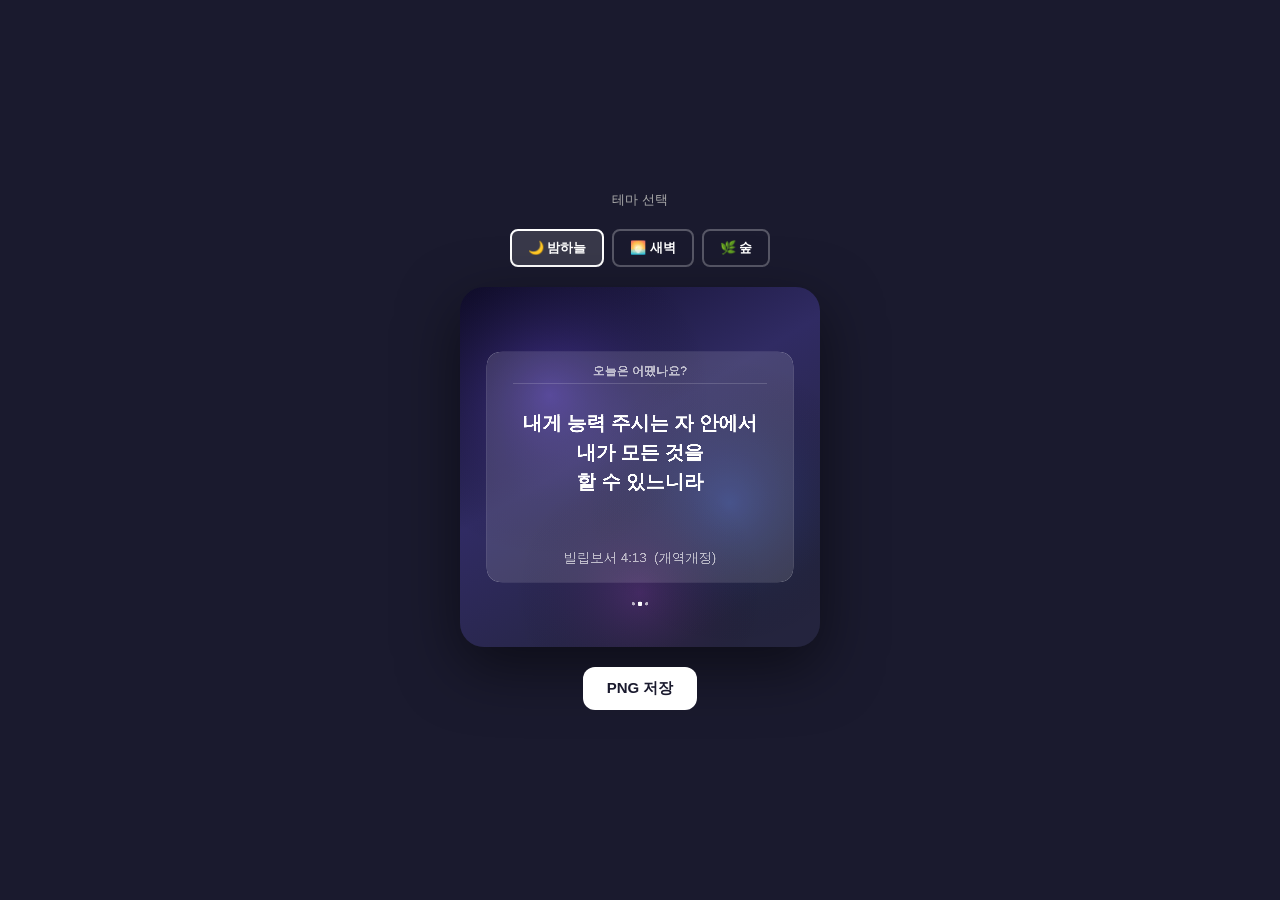
<file: card_preview.html>
<!DOCTYPE html>
<html lang="ko">
<head>
<meta charset="UTF-8">
<title>말씀 카드 미리보기</title>
<style>
  body { margin: 0; background: #1a1a2e; display: flex; flex-direction: column; align-items: center; justify-content: center; min-height: 100vh; font-family: sans-serif; gap: 20px; }
  canvas { border-radius: 24px; box-shadow: 0 20px 60px rgba(0,0,0,0.5); }
  .btns { display: flex; gap: 12px; }
  button { padding: 12px 24px; border: none; border-radius: 12px; cursor: pointer; font-size: 15px; font-weight: 600; }
  #btn-save { background: #fff; color: #1a1a2e; }
  .theme-btns { display: flex; gap: 8px; }
  .theme-btn { padding: 8px 16px; border: 2px solid #ffffff44; border-radius: 8px; background: transparent; color: #fff; cursor: pointer; font-size: 13px; }
  .theme-btn.active { border-color: #fff; background: #ffffff22; }
  label { color: #aaa; font-size: 13px; }
</style>
</head>
<body>

<label>테마 선택</label>
<div class="theme-btns">
  <button class="theme-btn active" onclick="setTheme('night', this)">🌙 밤하늘</button>
  <button class="theme-btn" onclick="setTheme('dawn', this)">🌅 새벽</button>
  <button class="theme-btn" onclick="setTheme('forest', this)">🌿 숲</button>
</div>

<canvas id="card" width="1080" height="1080" style="width:360px;height:360px;"></canvas>

<div class="btns">
  <button id="btn-save" onclick="saveCard()">PNG 저장</button>
</div>

<script>
const THEMES = {
  night: {
    bg1: '#0f0c29', bg2: '#302b63', bg3: '#24243e',
    blob1: 'rgba(120,80,255,0.35)', blob2: 'rgba(60,120,255,0.25)', blob3: 'rgba(180,60,200,0.2)',
    text: '#ffffff', sub: 'rgba(255,255,255,0.65)', accent: 'rgba(255,255,255,0.12)', border: 'rgba(255,255,255,0.18)'
  },
  dawn: {
    bg1: '#1a0533', bg2: '#4a1060', bg3: '#c2185b',
    blob1: 'rgba(255,100,150,0.35)', blob2: 'rgba(255,180,80,0.25)', blob3: 'rgba(180,60,200,0.2)',
    text: '#ffffff', sub: 'rgba(255,255,220,0.75)', accent: 'rgba(255,220,180,0.12)', border: 'rgba(255,200,180,0.25)'
  },
  forest: {
    bg1: '#0a1f0a', bg2: '#1b4332', bg3: '#2d6a4f',
    blob1: 'rgba(60,200,120,0.3)', blob2: 'rgba(100,180,80,0.25)', blob3: 'rgba(40,160,100,0.2)',
    text: '#e8f5e9', sub: 'rgba(200,240,210,0.7)', accent: 'rgba(100,200,120,0.12)', border: 'rgba(100,220,130,0.22)'
  }
};

let currentTheme = 'night';

function setTheme(name, el) {
  currentTheme = name;
  document.querySelectorAll('.theme-btn').forEach(b => b.classList.remove('active'));
  el.classList.add('active');
  drawCard();
}

function drawCard() {
  const canvas = document.getElementById('card');
  const ctx = canvas.getContext('2d');
  const W = 1080, H = 1080;
  const t = THEMES[currentTheme];

  // 배경 그라데이션
  const bgGrad = ctx.createLinearGradient(0, 0, W * 0.6, H);
  bgGrad.addColorStop(0, t.bg1);
  bgGrad.addColorStop(0.5, t.bg2);
  bgGrad.addColorStop(1, t.bg3);
  ctx.fillStyle = bgGrad;
  ctx.fillRect(0, 0, W, H);

  // aurora blob 1
  const g1 = ctx.createRadialGradient(W * 0.25, H * 0.3, 0, W * 0.25, H * 0.3, W * 0.45);
  g1.addColorStop(0, t.blob1);
  g1.addColorStop(1, 'transparent');
  ctx.fillStyle = g1;
  ctx.fillRect(0, 0, W, H);

  // aurora blob 2
  const g2 = ctx.createRadialGradient(W * 0.75, H * 0.6, 0, W * 0.75, H * 0.6, W * 0.4);
  g2.addColorStop(0, t.blob2);
  g2.addColorStop(1, 'transparent');
  ctx.fillStyle = g2;
  ctx.fillRect(0, 0, W, H);

  // aurora blob 3
  const g3 = ctx.createRadialGradient(W * 0.5, H * 0.85, 0, W * 0.5, H * 0.85, W * 0.35);
  g3.addColorStop(0, t.blob3);
  g3.addColorStop(1, 'transparent');
  ctx.fillStyle = g3;
  ctx.fillRect(0, 0, W, H);

  // 글래스 카드
  const pad = 80;
  const cardX = pad, cardY = H * 0.18, cardW = W - pad * 2, cardH = H * 0.64;
  const r = 48;
  roundRect(ctx, cardX, cardY, cardW, cardH, r);
  ctx.fillStyle = t.accent;
  ctx.fill();
  ctx.strokeStyle = t.border;
  ctx.lineWidth = 2;
  ctx.stroke();

  // 상단 앱 이름
  ctx.font = '600 36px "Apple SD Gothic Neo", "Malgun Gothic", sans-serif';
  ctx.fillStyle = t.sub;
  ctx.textAlign = 'center';
  ctx.fillText('오늘은 어땠나요?', W / 2, cardY + 70);

  // 구분선
  ctx.beginPath();
  ctx.moveTo(cardX + 80, cardY + 95);
  ctx.lineTo(cardX + cardW - 80, cardY + 95);
  ctx.strokeStyle = t.border;
  ctx.lineWidth = 1;
  ctx.stroke();

  // 말씀 본문
  const verse = '내게 능력 주시는 자 안에서\n내가 모든 것을\n할 수 있느니라';
  const lines = verse.split('\n');
  ctx.font = `bold ${lines.some(l => l.length > 12) ? 58 : 64}px "Apple SD Gothic Neo", "Malgun Gothic", sans-serif`;
  ctx.fillStyle = t.text;
  ctx.textAlign = 'center';

  const lineH = 88;
  const totalH = lines.length * lineH;
  const startY = cardY + cardH / 2 - totalH / 2 + 20;
  lines.forEach((line, i) => {
    ctx.fillText(line, W / 2, startY + i * lineH);
  });

  // 구절 번호
  ctx.font = '500 40px "Apple SD Gothic Neo", "Malgun Gothic", sans-serif';
  ctx.fillStyle = t.sub;
  ctx.fillText('빌립보서 4:13  (개역개정)', W / 2, cardY + cardH - 60);

  // 하단 장식 점
  const dotY = H * 0.88;
  [W/2 - 20, W/2, W/2 + 20].forEach((x, i) => {
    ctx.beginPath();
    ctx.arc(x, dotY, i === 1 ? 7 : 5, 0, Math.PI * 2);
    ctx.fillStyle = i === 1 ? t.text : t.sub;
    ctx.fill();
  });
}

function roundRect(ctx, x, y, w, h, r) {
  ctx.beginPath();
  ctx.moveTo(x + r, y);
  ctx.lineTo(x + w - r, y);
  ctx.quadraticCurveTo(x + w, y, x + w, y + r);
  ctx.lineTo(x + w, y + h - r);
  ctx.quadraticCurveTo(x + w, y + h, x + w - r, y + h);
  ctx.lineTo(x + r, y + h);
  ctx.quadraticCurveTo(x, y + h, x, y + h - r);
  ctx.lineTo(x, y + r);
  ctx.quadraticCurveTo(x, y, x + r, y);
  ctx.closePath();
}

function saveCard() {
  const canvas = document.getElementById('card');
  const a = document.createElement('a');
  a.download = `말씀카드_빌립보서4_13_${currentTheme}.png`;
  a.href = canvas.toDataURL('image/png');
  a.click();
}

drawCard();
</script>
</body>
</html>
</file>
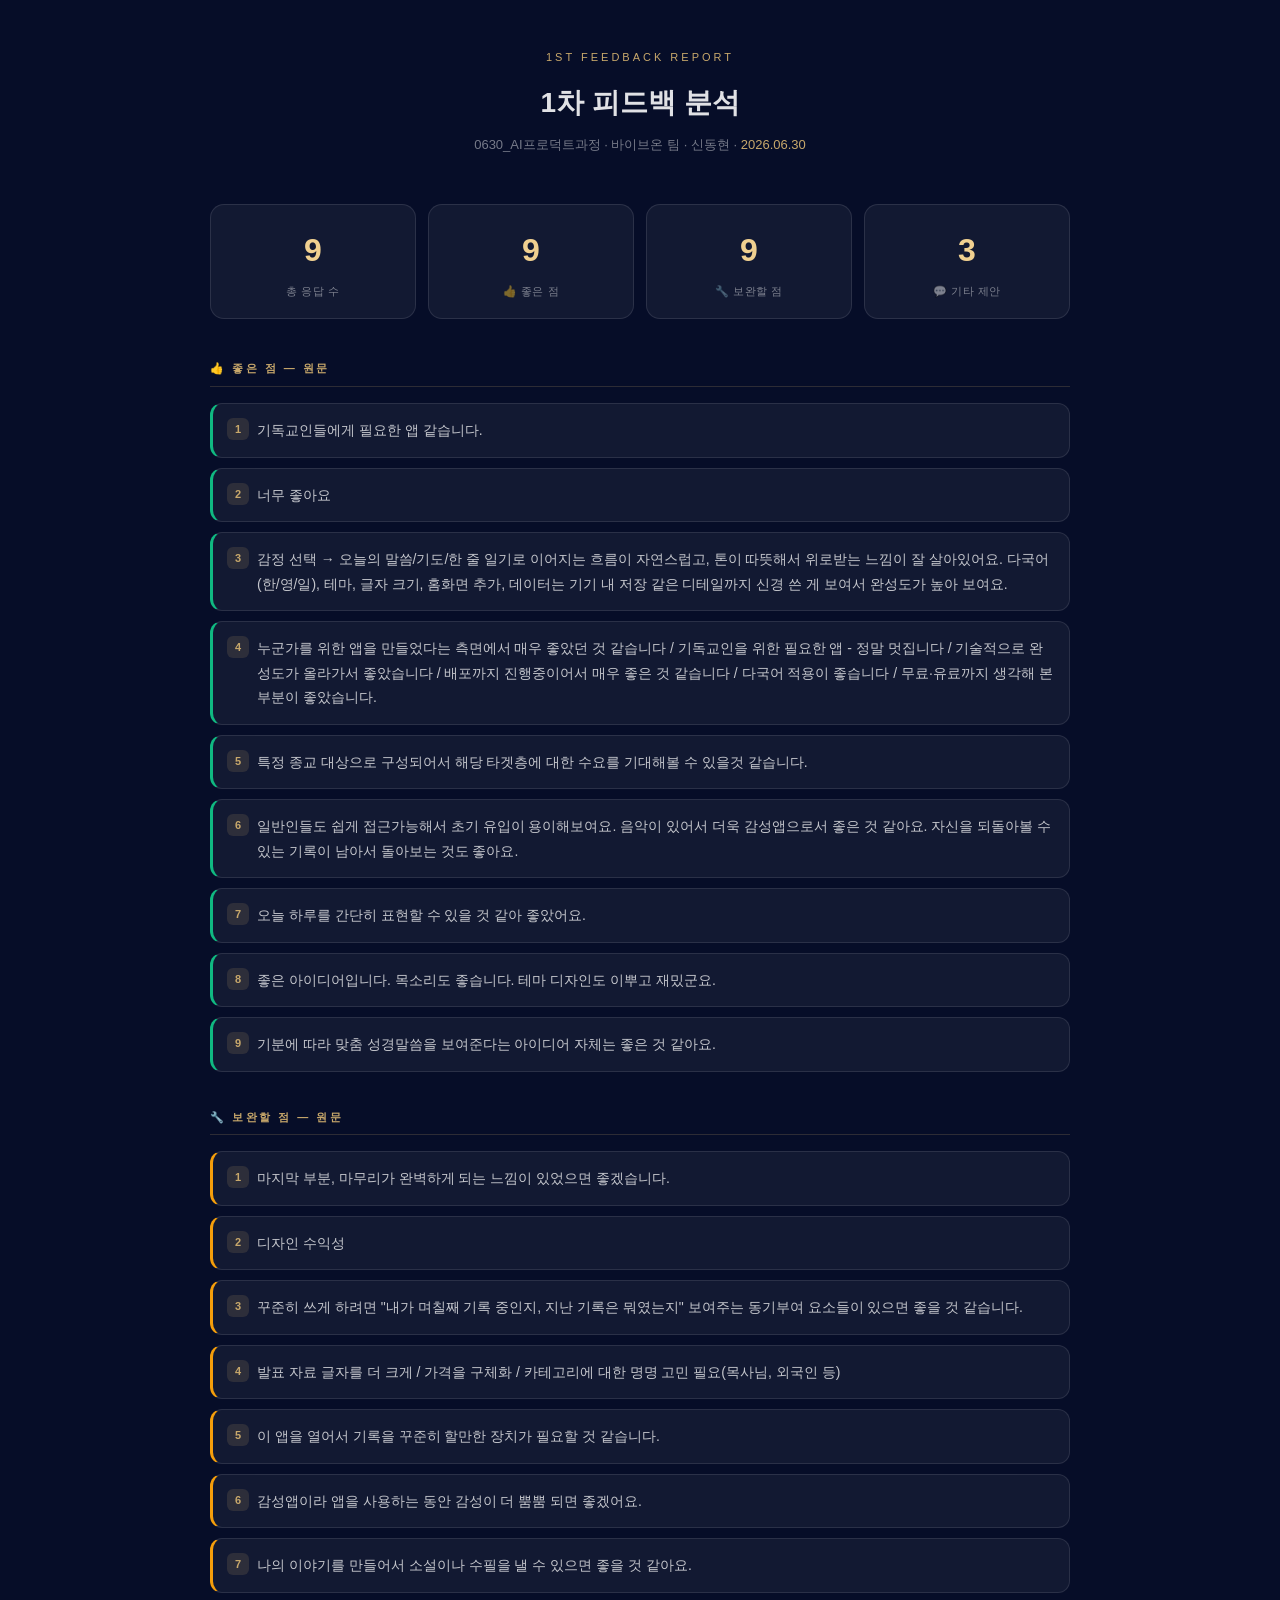
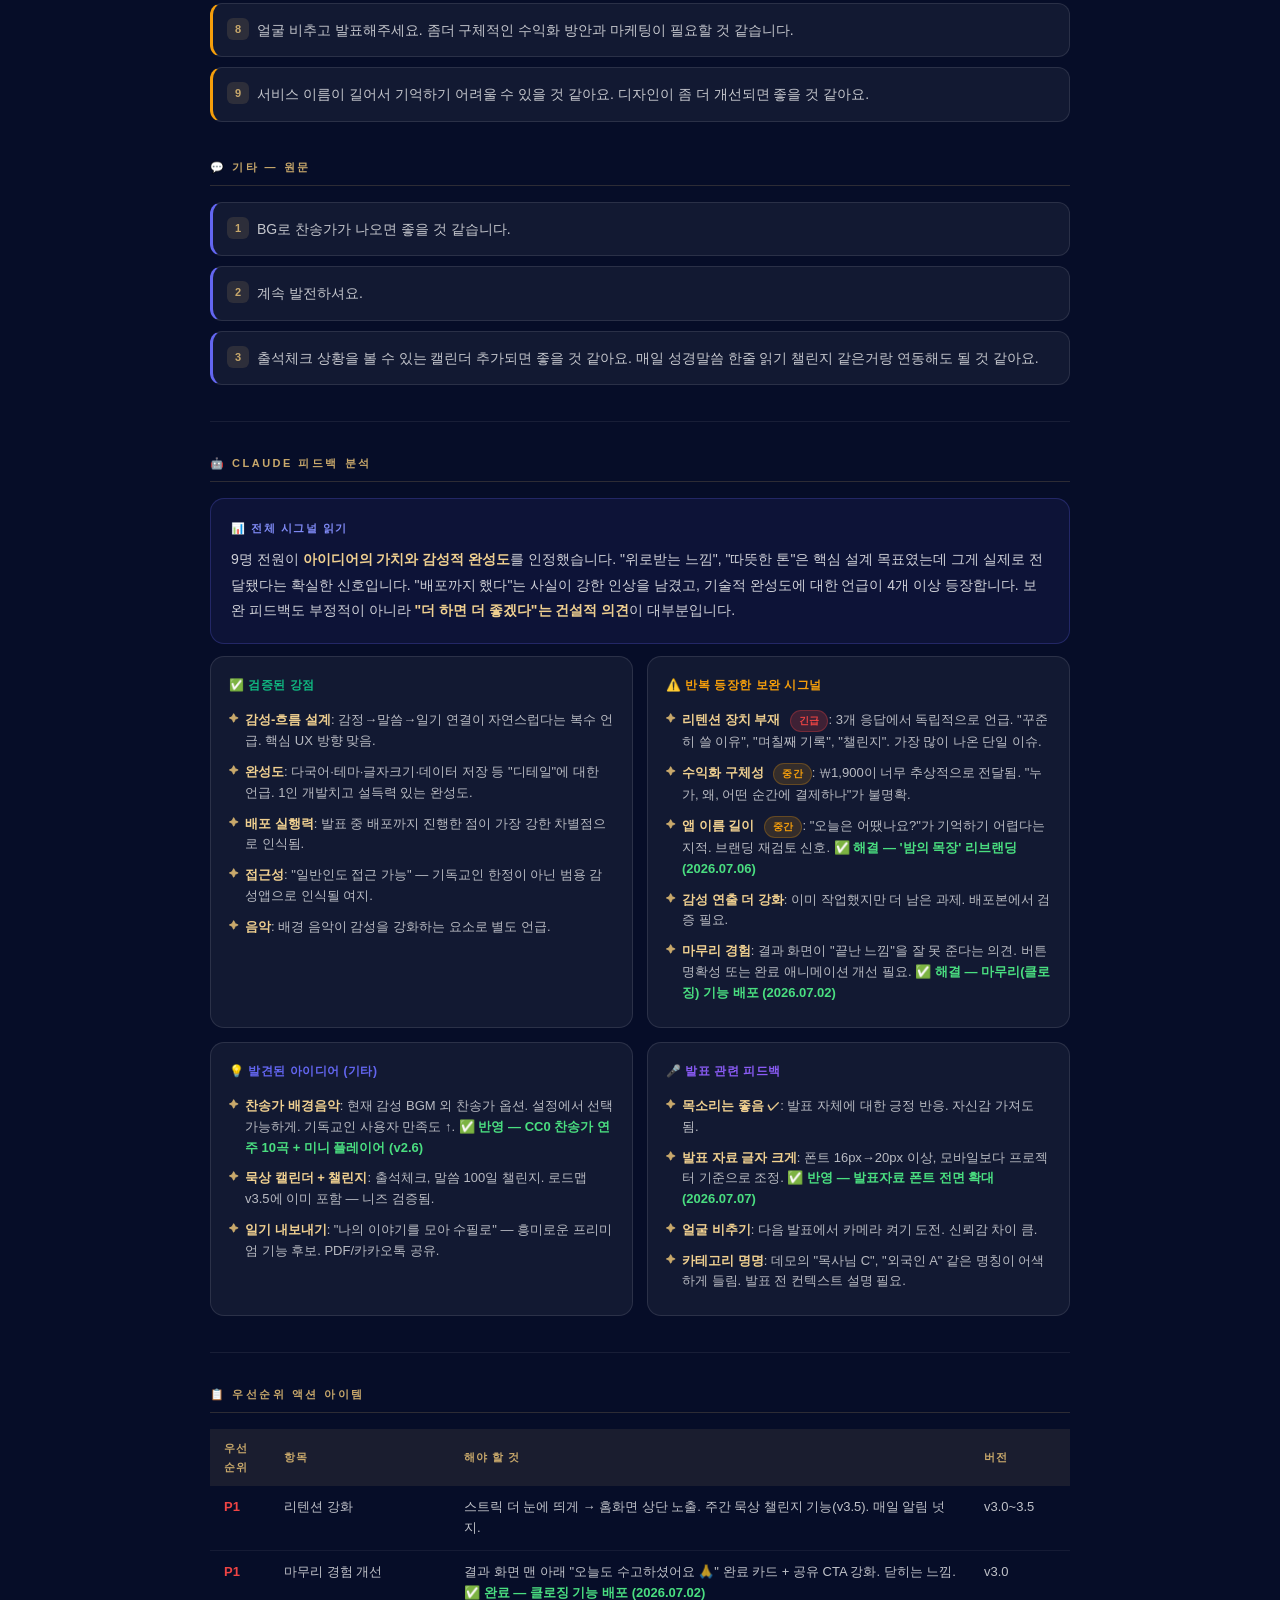
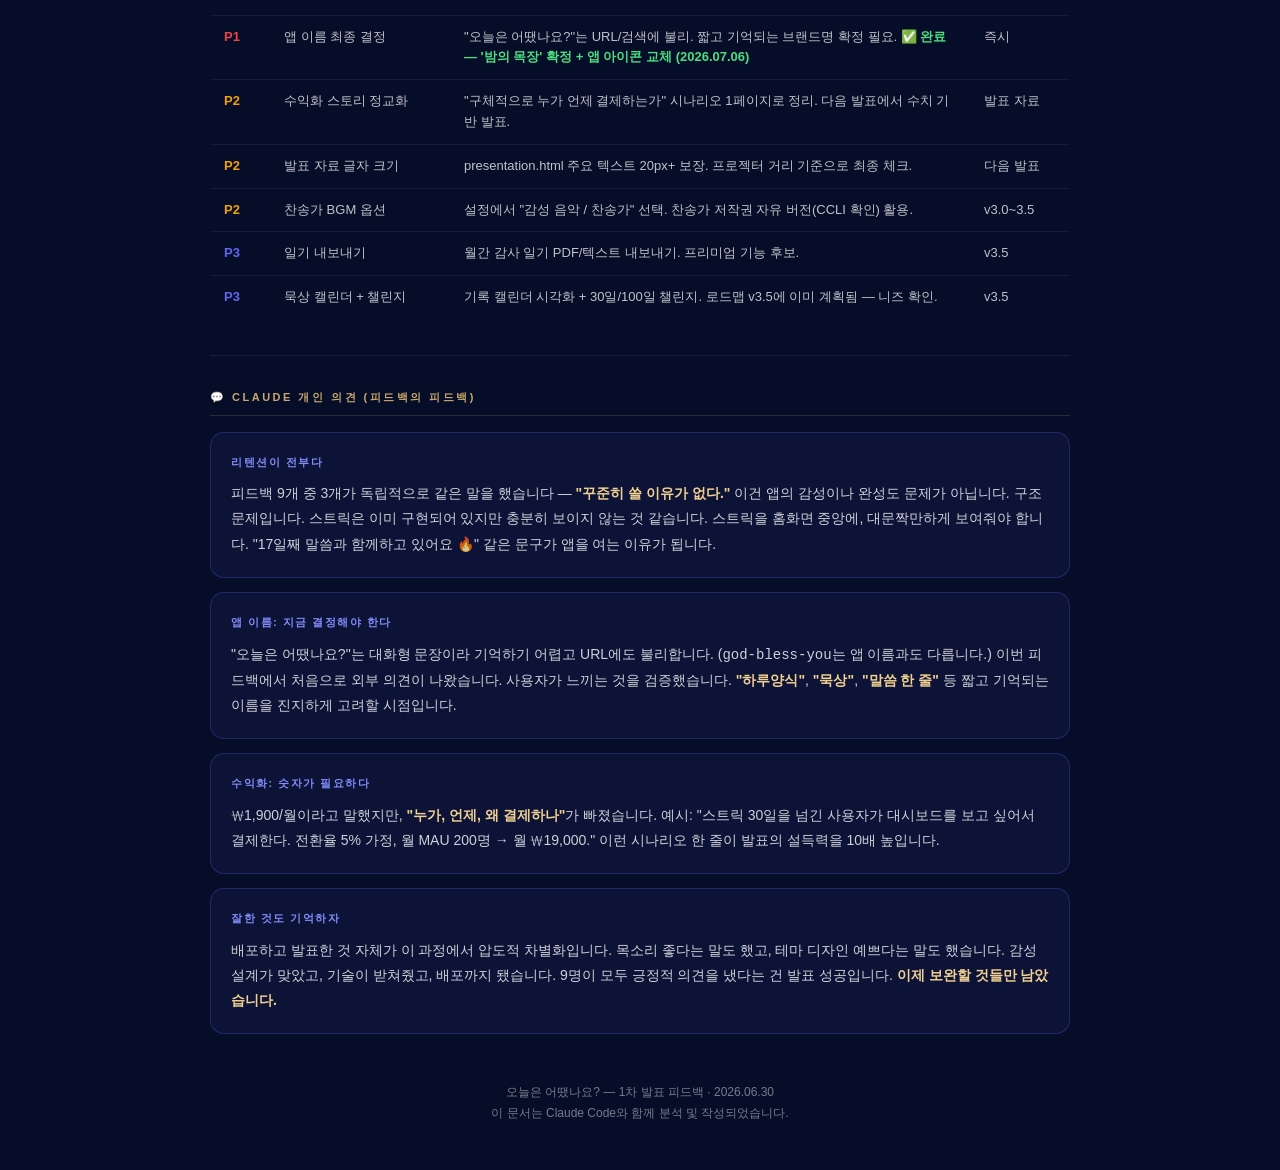
<file: docs/1차_피드백.html>
<!DOCTYPE html>
<html lang="ko">
<head>
<meta charset="UTF-8">
<meta name="viewport" content="width=device-width,initial-scale=1">
<title>1차 피드백 분석 — 오늘은 어땠나요?</title>
<style>
  :root {
    --bg: #060d28;
    --card: rgba(255,255,255,.05);
    --border: rgba(255,255,255,.1);
    --gold: #c8a86b;
    --gold2: #f0d090;
    --text: rgba(255,255,255,.88);
    --sub: rgba(255,255,255,.45);
    --green: #10b981;
    --red: #ef4444;
    --blue: #6366f1;
    --yellow: #f59e0b;
    --purple: #8b5cf6;
  }
  * { box-sizing:border-box; margin:0; padding:0; }
  body { background:var(--bg); color:var(--text); font-family:'Apple SD Gothic Neo','Noto Sans KR',sans-serif; min-height:100vh; padding:48px 24px; line-height:1.7; }
  .wrap { max-width:860px; margin:0 auto; }

  /* Header */
  .hdr { text-align:center; margin-bottom:48px; }
  .hdr-tag { font-size:11px; letter-spacing:3px; color:var(--gold); text-transform:uppercase; margin-bottom:12px; }
  .hdr h1 { font-size:28px; font-weight:800; margin-bottom:8px; }
  .hdr .meta { font-size:13px; color:var(--sub); }
  .hdr .meta span { color:var(--gold); }

  /* Stats */
  .stats { display:grid; grid-template-columns:repeat(4,1fr); gap:12px; margin-bottom:40px; }
  .stat-card { background:var(--card); border:1px solid var(--border); border-radius:14px; padding:18px 16px; text-align:center; }
  .stat-num { font-size:32px; font-weight:900; color:var(--gold2); }
  .stat-lbl { font-size:11px; color:var(--sub); margin-top:4px; letter-spacing:.5px; }

  /* Section */
  .section { margin-bottom:36px; }
  .section-title { font-size:11px; font-weight:700; letter-spacing:2.5px; color:var(--gold); text-transform:uppercase; margin-bottom:16px; padding-bottom:8px; border-bottom:1px solid rgba(200,168,107,.2); }

  /* Feedback cards */
  .fb-grid { display:flex; flex-direction:column; gap:10px; }
  .fb-item { background:var(--card); border:1px solid var(--border); border-radius:12px; padding:14px 16px; font-size:14px; line-height:1.75; color:rgba(255,255,255,.75); position:relative; padding-left:44px; }
  .fb-item::before { content:attr(data-n); position:absolute; left:14px; top:14px; width:22px; height:22px; background:rgba(200,168,107,.15); border-radius:6px; font-size:11px; font-weight:700; color:var(--gold); display:flex; align-items:center; justify-content:center; text-align:center; line-height:22px; }
  .fb-item.good  { border-left:3px solid var(--green); }
  .fb-item.fix   { border-left:3px solid var(--yellow); }
  .fb-item.extra { border-left:3px solid var(--blue); }

  /* Analysis */
  .analysis-grid { display:grid; grid-template-columns:1fr 1fr; gap:14px; }
  @media(max-width:620px){ .analysis-grid{ grid-template-columns:1fr; } .stats{ grid-template-columns:repeat(2,1fr); } }
  .a-card { background:var(--card); border:1px solid var(--border); border-radius:14px; padding:18px; }
  .a-card-title { font-size:12px; font-weight:700; letter-spacing:.5px; margin-bottom:10px; display:flex; align-items:center; gap:6px; }
  .a-card ul { padding-left:0; list-style:none; }
  .a-card li { font-size:13px; color:rgba(255,255,255,.7); padding:5px 0 5px 16px; position:relative; line-height:1.6; }
  .a-card li::before { content:'✦'; position:absolute; left:0; color:var(--gold); font-size:10px; top:6px; }
  .a-card .highlight { color:var(--gold2); font-weight:600; }
  .badge { display:inline-block; font-size:10px; padding:2px 8px; border-radius:20px; font-weight:700; letter-spacing:.3px; margin-left:6px; }
  .badge.urgent { background:rgba(239,68,68,.2); color:#ef4444; border:1px solid rgba(239,68,68,.3); }
  .badge.mid    { background:rgba(245,158,11,.15); color:#f59e0b; border:1px solid rgba(245,158,11,.25); }
  .badge.low    { background:rgba(99,102,241,.15); color:#818cf8; border:1px solid rgba(99,102,241,.25); }
  .badge.done   { background:rgba(16,185,129,.15); color:#10b981; border:1px solid rgba(16,185,129,.25); }

  /* Action table */
  .action-table { width:100%; border-collapse:collapse; font-size:13px; }
  .action-table th { background:rgba(200,168,107,.1); color:var(--gold); font-size:11px; letter-spacing:1px; padding:10px 14px; text-align:left; font-weight:700; }
  .action-table td { padding:11px 14px; border-bottom:1px solid rgba(255,255,255,.06); vertical-align:top; color:rgba(255,255,255,.75); line-height:1.6; }
  .action-table tr:last-child td { border-bottom:none; }
  .action-table tr:hover td { background:rgba(255,255,255,.03); }
  .p1 { color:#ef4444; font-weight:700; }
  .p2 { color:#f59e0b; font-weight:700; }
  .p3 { color:#6366f1; font-weight:700; }

  /* Claude comment box */
  .claude-box { background:rgba(99,102,241,.08); border:1px solid rgba(99,102,241,.25); border-radius:14px; padding:20px; margin-bottom:12px; }
  .claude-box-hd { font-size:11px; color:#818cf8; letter-spacing:1.5px; font-weight:700; margin-bottom:10px; }
  .claude-box p { font-size:14px; color:rgba(255,255,255,.8); line-height:1.8; }
  .claude-box strong { color:var(--gold2); }

  /* Divider */
  .divider { border:none; border-top:1px solid rgba(255,255,255,.07); margin:32px 0; }

  /* Footer */
  .footer { text-align:center; font-size:12px; color:var(--sub); margin-top:48px; }
</style>
</head>
<body>
<div class="wrap">

  <div class="hdr">
    <div class="hdr-tag">1st Feedback Report</div>
    <h1>1차 피드백 분석</h1>
    <div class="meta">0630_AI프로덕트과정 · 바이브온 팀 · 신동현 · <span>2026.06.30</span></div>
  </div>

  <!-- Stats -->
  <div class="stats">
    <div class="stat-card"><div class="stat-num">9</div><div class="stat-lbl">총 응답 수</div></div>
    <div class="stat-card"><div class="stat-num">9</div><div class="stat-lbl">👍 좋은 점</div></div>
    <div class="stat-card"><div class="stat-num">9</div><div class="stat-lbl">🔧 보완할 점</div></div>
    <div class="stat-card"><div class="stat-num">3</div><div class="stat-lbl">💬 기타 제안</div></div>
  </div>

  <!-- Raw Feedback: 좋은 점 -->
  <div class="section">
    <div class="section-title">👍 좋은 점 — 원문</div>
    <div class="fb-grid">
      <div class="fb-item good" data-n="1">기독교인들에게 필요한 앱 같습니다.</div>
      <div class="fb-item good" data-n="2">너무 좋아요</div>
      <div class="fb-item good" data-n="3">감정 선택 → 오늘의 말씀/기도/한 줄 일기로 이어지는 흐름이 자연스럽고, 톤이 따뜻해서 위로받는 느낌이 잘 살아있어요. 다국어(한/영/일), 테마, 글자 크기, 홈화면 추가, 데이터는 기기 내 저장 같은 디테일까지 신경 쓴 게 보여서 완성도가 높아 보여요.</div>
      <div class="fb-item good" data-n="4">누군가를 위한 앱을 만들었다는 측면에서 매우 좋았던 것 같습니다 / 기독교인을 위한 필요한 앱 - 정말 멋집니다 / 기술적으로 완성도가 올라가서 좋았습니다 / 배포까지 진행중이어서 매우 좋은 것 같습니다 / 다국어 적용이 좋습니다 / 무료·유료까지 생각해 본 부분이 좋았습니다.</div>
      <div class="fb-item good" data-n="5">특정 종교 대상으로 구성되어서 해당 타겟층에 대한 수요를 기대해볼 수 있을것 같습니다.</div>
      <div class="fb-item good" data-n="6">일반인들도 쉽게 접근가능해서 초기 유입이 용이해보여요. 음악이 있어서 더욱 감성앱으로서 좋은 것 같아요. 자신을 되돌아볼 수 있는 기록이 남아서 돌아보는 것도 좋아요.</div>
      <div class="fb-item good" data-n="7">오늘 하루를 간단히 표현할 수 있을 것 같아 좋았어요.</div>
      <div class="fb-item good" data-n="8">좋은 아이디어입니다. 목소리도 좋습니다. 테마 디자인도 이뿌고 재밌군요.</div>
      <div class="fb-item good" data-n="9">기분에 따라 맞춤 성경말씀을 보여준다는 아이디어 자체는 좋은 것 같아요.</div>
    </div>
  </div>

  <!-- Raw Feedback: 보완할 점 -->
  <div class="section">
    <div class="section-title">🔧 보완할 점 — 원문</div>
    <div class="fb-grid">
      <div class="fb-item fix" data-n="1">마지막 부분, 마무리가 완벽하게 되는 느낌이 있었으면 좋겠습니다.</div>
      <div class="fb-item fix" data-n="2">디자인 수익성</div>
      <div class="fb-item fix" data-n="3">꾸준히 쓰게 하려면 "내가 며칠째 기록 중인지, 지난 기록은 뭐였는지" 보여주는 동기부여 요소들이 있으면 좋을 것 같습니다.</div>
      <div class="fb-item fix" data-n="4">발표 자료 글자를 더 크게 / 가격을 구체화 / 카테고리에 대한 명명 고민 필요(목사님, 외국인 등)</div>
      <div class="fb-item fix" data-n="5">이 앱을 열어서 기록을 꾸준히 할만한 장치가 필요할 것 같습니다.</div>
      <div class="fb-item fix" data-n="6">감성앱이라 앱을 사용하는 동안 감성이 더 뿜뿜 되면 좋겠어요.</div>
      <div class="fb-item fix" data-n="7">나의 이야기를 만들어서 소설이나 수필을 낼 수 있으면 좋을 것 같아요.</div>
      <div class="fb-item fix" data-n="8">얼굴 비추고 발표해주세요. 좀더 구체적인 수익화 방안과 마케팅이 필요할 것 같습니다.</div>
      <div class="fb-item fix" data-n="9">서비스 이름이 길어서 기억하기 어려울 수 있을 것 같아요. 디자인이 좀 더 개선되면 좋을 것 같아요.</div>
    </div>
  </div>

  <!-- Raw Feedback: 기타 -->
  <div class="section">
    <div class="section-title">💬 기타 — 원문</div>
    <div class="fb-grid">
      <div class="fb-item extra" data-n="1">BG로 찬송가가 나오면 좋을 것 같습니다.</div>
      <div class="fb-item extra" data-n="2">계속 발전하셔요.</div>
      <div class="fb-item extra" data-n="3">출석체크 상황을 볼 수 있는 캘린더 추가되면 좋을 것 같아요. 매일 성경말씀 한줄 읽기 챌린지 같은거랑 연동해도 될 것 같아요.</div>
    </div>
  </div>

  <hr class="divider">

  <!-- Claude Analysis -->
  <div class="section">
    <div class="section-title">🤖 Claude 피드백 분석</div>

    <div class="claude-box">
      <div class="claude-box-hd">📊 전체 시그널 읽기</div>
      <p>
        9명 전원이 <strong>아이디어의 가치와 감성적 완성도</strong>를 인정했습니다. "위로받는 느낌", "따뜻한 톤"은 핵심 설계 목표였는데 그게 실제로 전달됐다는 확실한 신호입니다.
        "배포까지 했다"는 사실이 강한 인상을 남겼고, 기술적 완성도에 대한 언급이 4개 이상 등장합니다.
        보완 피드백도 부정적이 아니라 <strong>"더 하면 더 좋겠다"는 건설적 의견</strong>이 대부분입니다.
      </p>
    </div>

    <div class="analysis-grid">
      <div class="a-card">
        <div class="a-card-title" style="color:var(--green);">✅ 검증된 강점</div>
        <ul>
          <li><span class="highlight">감성-흐름 설계</span>: 감정→말씀→일기 연결이 자연스럽다는 복수 언급. 핵심 UX 방향 맞음.</li>
          <li><span class="highlight">완성도</span>: 다국어·테마·글자크기·데이터 저장 등 "디테일"에 대한 언급. 1인 개발치고 설득력 있는 완성도.</li>
          <li><span class="highlight">배포 실행력</span>: 발표 중 배포까지 진행한 점이 가장 강한 차별점으로 인식됨.</li>
          <li><span class="highlight">접근성</span>: "일반인도 접근 가능" — 기독교인 한정이 아닌 범용 감성앱으로 인식될 여지.</li>
          <li><span class="highlight">음악</span>: 배경 음악이 감성을 강화하는 요소로 별도 언급.</li>
        </ul>
      </div>
      <div class="a-card">
        <div class="a-card-title" style="color:var(--yellow);">⚠️ 반복 등장한 보완 시그널</div>
        <ul>
          <li><span class="highlight">리텐션 장치 부재</span> <span class="badge urgent">긴급</span>: 3개 응답에서 독립적으로 언급. "꾸준히 쓸 이유", "며칠째 기록", "챌린지". 가장 많이 나온 단일 이슈.</li>
          <li><span class="highlight">수익화 구체성</span> <span class="badge mid">중간</span>: ₩1,900이 너무 추상적으로 전달됨. "누가, 왜, 어떤 순간에 결제하나"가 불명확.</li>
          <li><span class="highlight">앱 이름 길이</span> <span class="badge mid">중간</span>: "오늘은 어땠나요?"가 기억하기 어렵다는 지적. 브랜딩 재검토 신호. <span style="color:#4ade80;font-weight:700;">✅ 해결 — '밤의 목장' 리브랜딩 (2026.07.06)</span></li>
          <li><span class="highlight">감성 연출 더 강화</span>: 이미 작업했지만 더 남은 과제. 배포본에서 검증 필요.</li>
          <li><span class="highlight">마무리 경험</span>: 결과 화면이 "끝난 느낌"을 잘 못 준다는 의견. 버튼 명확성 또는 완료 애니메이션 개선 필요. <span style="color:#4ade80;font-weight:700;">✅ 해결 — 마무리(클로징) 기능 배포 (2026.07.02)</span></li>
        </ul>
      </div>
      <div class="a-card">
        <div class="a-card-title" style="color:var(--blue);">💡 발견된 아이디어 (기타)</div>
        <ul>
          <li><span class="highlight">찬송가 배경음악</span>: 현재 감성 BGM 외 찬송가 옵션. 설정에서 선택 가능하게. 기독교인 사용자 만족도 ↑. <span style="color:#4ade80;font-weight:700;">✅ 반영 — CC0 찬송가 연주 10곡 + 미니 플레이어 (v2.6)</span></li>
          <li><span class="highlight">묵상 캘린더 + 챌린지</span>: 출석체크, 말씀 100일 챌린지. 로드맵 v3.5에 이미 포함 — 니즈 검증됨.</li>
          <li><span class="highlight">일기 내보내기</span>: "나의 이야기를 모아 수필로" — 흥미로운 프리미엄 기능 후보. PDF/카카오톡 공유.</li>
        </ul>
      </div>
      <div class="a-card">
        <div class="a-card-title" style="color:var(--purple);">🎤 발표 관련 피드백</div>
        <ul>
          <li><span class="highlight">목소리는 좋음 ✓</span>: 발표 자체에 대한 긍정 반응. 자신감 가져도 됨.</li>
          <li><span class="highlight">발표 자료 글자 크게</span>: 폰트 16px→20px 이상, 모바일보다 프로젝터 기준으로 조정. <span style="color:#4ade80;font-weight:700;">✅ 반영 — 발표자료 폰트 전면 확대 (2026.07.07)</span></li>
          <li><span class="highlight">얼굴 비추기</span>: 다음 발표에서 카메라 켜기 도전. 신뢰감 차이 큼.</li>
          <li><span class="highlight">카테고리 명명</span>: 데모의 "목사님 C", "외국인 A" 같은 명칭이 어색하게 들림. 발표 전 컨텍스트 설명 필요.</li>
        </ul>
      </div>
    </div>
  </div>

  <hr class="divider">

  <!-- Action Items -->
  <div class="section">
    <div class="section-title">📋 우선순위 액션 아이템</div>
    <table class="action-table">
      <tr>
        <th style="width:60px">우선순위</th>
        <th style="width:180px">항목</th>
        <th>해야 할 것</th>
        <th style="width:100px">버전</th>
      </tr>
      <tr>
        <td><span class="p1">P1</span></td>
        <td>리텐션 강화</td>
        <td>스트릭 더 눈에 띄게 → 홈화면 상단 노출. 주간 묵상 챌린지 기능(v3.5). 매일 알림 넛지.</td>
        <td>v3.0~3.5</td>
      </tr>
      <tr>
        <td><span class="p1">P1</span></td>
        <td>마무리 경험 개선</td>
        <td>결과 화면 맨 아래 "오늘도 수고하셨어요 🙏" 완료 카드 + 공유 CTA 강화. 닫히는 느낌. <span style="color:#4ade80;font-weight:700;">✅ 완료 — 클로징 기능 배포 (2026.07.02)</span></td>
        <td>v3.0</td>
      </tr>
      <tr>
        <td><span class="p1">P1</span></td>
        <td>앱 이름 최종 결정</td>
        <td>"오늘은 어땠나요?"는 URL/검색에 불리. 짧고 기억되는 브랜드명 확정 필요. <span style="color:#4ade80;font-weight:700;">✅ 완료 — '밤의 목장' 확정 + 앱 아이콘 교체 (2026.07.06)</span></td>
        <td>즉시</td>
      </tr>
      <tr>
        <td><span class="p2">P2</span></td>
        <td>수익화 스토리 정교화</td>
        <td>"구체적으로 누가 언제 결제하는가" 시나리오 1페이지로 정리. 다음 발표에서 수치 기반 발표.</td>
        <td>발표 자료</td>
      </tr>
      <tr>
        <td><span class="p2">P2</span></td>
        <td>발표 자료 글자 크기</td>
        <td>presentation.html 주요 텍스트 20px+ 보장. 프로젝터 거리 기준으로 최종 체크.</td>
        <td>다음 발표</td>
      </tr>
      <tr>
        <td><span class="p2">P2</span></td>
        <td>찬송가 BGM 옵션</td>
        <td>설정에서 "감성 음악 / 찬송가" 선택. 찬송가 저작권 자유 버전(CCLI 확인) 활용.</td>
        <td>v3.0~3.5</td>
      </tr>
      <tr>
        <td><span class="p3">P3</span></td>
        <td>일기 내보내기</td>
        <td>월간 감사 일기 PDF/텍스트 내보내기. 프리미엄 기능 후보.</td>
        <td>v3.5</td>
      </tr>
      <tr>
        <td><span class="p3">P3</span></td>
        <td>묵상 캘린더 + 챌린지</td>
        <td>기록 캘린더 시각화 + 30일/100일 챌린지. 로드맵 v3.5에 이미 계획됨 — 니즈 확인.</td>
        <td>v3.5</td>
      </tr>
    </table>
  </div>

  <hr class="divider">

  <!-- Claude personal comments -->
  <div class="section">
    <div class="section-title">💬 Claude 개인 의견 (피드백의 피드백)</div>

    <div class="claude-box" style="margin-bottom:14px;">
      <div class="claude-box-hd">리텐션이 전부다</div>
      <p>
        피드백 9개 중 3개가 독립적으로 같은 말을 했습니다 — <strong>"꾸준히 쓸 이유가 없다."</strong>
        이건 앱의 감성이나 완성도 문제가 아닙니다. 구조 문제입니다.
        스트릭은 이미 구현되어 있지만 충분히 보이지 않는 것 같습니다. 스트릭을 홈화면 중앙에, 대문짝만하게 보여줘야 합니다.
        "17일째 말씀과 함께하고 있어요 🔥" 같은 문구가 앱을 여는 이유가 됩니다.
      </p>
    </div>

    <div class="claude-box" style="margin-bottom:14px;">
      <div class="claude-box-hd">앱 이름: 지금 결정해야 한다</div>
      <p>
        "오늘은 어땠나요?"는 대화형 문장이라 기억하기 어렵고 URL에도 불리합니다. (<code>god-bless-you</code>는 앱 이름과도 다릅니다.)
        이번 피드백에서 처음으로 외부 의견이 나왔습니다. 사용자가 느끼는 것을 검증했습니다.
        <strong>"하루양식"</strong>, <strong>"묵상"</strong>, <strong>"말씀 한 줄"</strong> 등 짧고 기억되는 이름을 진지하게 고려할 시점입니다.
      </p>
    </div>

    <div class="claude-box" style="margin-bottom:14px;">
      <div class="claude-box-hd">수익화: 숫자가 필요하다</div>
      <p>
        ₩1,900/월이라고 말했지만, <strong>"누가, 언제, 왜 결제하나"</strong>가 빠졌습니다.
        예시: "스트릭 30일을 넘긴 사용자가 대시보드를 보고 싶어서 결제한다. 전환율 5% 가정, 월 MAU 200명 → 월 ₩19,000." 이런 시나리오 한 줄이 발표의 설득력을 10배 높입니다.
      </p>
    </div>

    <div class="claude-box">
      <div class="claude-box-hd">잘한 것도 기억하자</div>
      <p>
        배포하고 발표한 것 자체가 이 과정에서 압도적 차별화입니다.
        목소리 좋다는 말도 했고, 테마 디자인 예쁘다는 말도 했습니다.
        감성 설계가 맞았고, 기술이 받쳐줬고, 배포까지 됐습니다.
        9명이 모두 긍정적 의견을 냈다는 건 발표 성공입니다. <strong>이제 보완할 것들만 남았습니다.</strong>
      </p>
    </div>
  </div>

  <div class="footer">
    오늘은 어땠나요? — 1차 발표 피드백 · 2026.06.30<br>
    이 문서는 Claude Code와 함께 분석 및 작성되었습니다.
  </div>

</div>
</body>
</html>
</file>
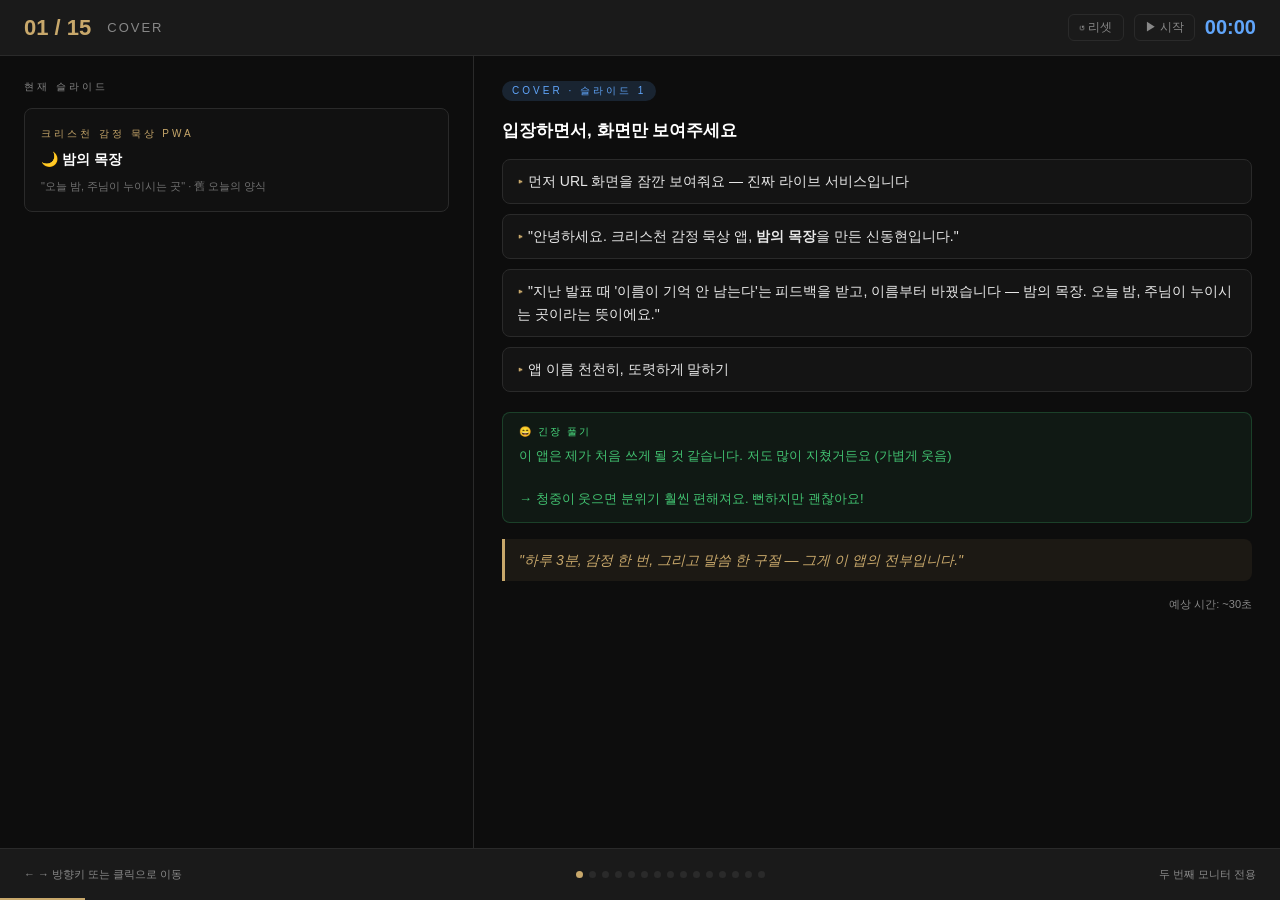
<file: docs/speaker-notes.html>
<!DOCTYPE html>
<html lang="ko">
<head>
<meta charset="UTF-8">
<title>발표 대본 — 두 번째 모니터용</title>
<style>
:root{
  --bg:#0d0d0d; --surface:#1a1a1a; --border:#2a2a2a;
  --text:#e8e8e8; --sub:#888; --accent:#c8a86b;
  --humor:#4ade80; --warn:#f87171; --timer:#60a5fa;
}
*{margin:0;padding:0;box-sizing:border-box;}
html,body{width:100%;height:100%;background:var(--bg);
  font-family:'Apple SD Gothic Neo','Malgun Gothic',sans-serif;
  color:var(--text);overflow:hidden;}

/* ── 레이아웃 ── */
#app{display:grid;grid-template-rows:56px 1fr 52px;height:100vh;}

/* 헤더 */
#header{display:flex;align-items:center;justify-content:space-between;
  padding:0 24px;border-bottom:1px solid var(--border);background:var(--surface);}
#slide-num{font-size:22px;font-weight:900;color:var(--accent);}
#slide-title-hdr{font-size:13px;color:var(--sub);letter-spacing:2px;text-transform:uppercase;}
#timer-box{display:flex;align-items:center;gap:10px;}
#timer{font-size:20px;font-weight:700;font-variant-numeric:tabular-nums;color:var(--timer);}
.timer-btn{background:none;border:1px solid var(--border);color:var(--sub);
  padding:4px 10px;border-radius:6px;cursor:pointer;font-size:12px;}
.timer-btn:hover{border-color:var(--sub);}

/* 노트 영역 */
#notes-area{display:grid;grid-template-columns:1fr 1.7fr;gap:0;overflow:hidden;}

/* 왼쪽: 슬라이드 미리보기 */
#slide-preview{border-right:1px solid var(--border);padding:24px;
  overflow-y:auto;display:flex;flex-direction:column;gap:10px;}
.preview-label{font-size:10px;letter-spacing:3px;color:var(--sub);text-transform:uppercase;margin-bottom:4px;}
.mini-slide{background:#111;border:1px solid var(--border);border-radius:8px;padding:16px;
  font-size:12px;color:rgba(255,255,255,.6);line-height:1.7;}
.mini-slide .ms-eye{font-size:10px;letter-spacing:3px;color:var(--accent);margin-bottom:6px;}
.mini-slide .ms-h{font-size:14px;font-weight:700;color:#fff;margin-bottom:6px;}
.mini-slide .ms-b{font-size:11px;color:rgba(255,255,255,.4);line-height:1.6;}

/* 오른쪽: 대본 */
#notes-content{padding:24px 28px;overflow-y:auto;}
.note-block{display:none;}
.note-block.active{display:block;}
.note-tag{display:inline-block;font-size:10px;letter-spacing:3px;text-transform:uppercase;
  padding:3px 10px;border-radius:12px;margin-bottom:18px;}
.tag-info{background:rgba(96,165,250,.15);color:var(--timer);}
.tag-humor{background:rgba(74,222,128,.15);color:var(--humor);}
.tag-warn{background:rgba(248,113,113,.15);color:var(--warn);}
.note-h{font-size:17px;font-weight:700;color:#fff;margin-bottom:16px;line-height:1.4;}
.note-ul{list-style:none;display:flex;flex-direction:column;gap:10px;margin-bottom:20px;}
.note-ul li{padding:10px 14px;background:#141414;border:1px solid var(--border);
  border-radius:8px;font-size:14px;line-height:1.65;color:var(--text);}
.note-ul li::before{content:'▸ ';color:var(--accent);}
.humor-box{background:rgba(74,222,128,.06);border:1px solid rgba(74,222,128,.2);
  border-radius:8px;padding:12px 16px;margin-bottom:16px;}
.humor-label{font-size:10px;letter-spacing:2px;color:var(--humor);margin-bottom:6px;}
.humor-text{font-size:13px;color:rgba(74,222,128,.85);line-height:1.65;}
.key-line{background:rgba(200,168,107,.08);border-left:3px solid var(--accent);
  padding:10px 14px;border-radius:0 8px 8px 0;font-size:14px;
  color:var(--accent);margin-bottom:16px;font-style:italic;line-height:1.6;}
.timing{font-size:11px;color:var(--sub);margin-top:14px;text-align:right;}

/* 하단 네비 */
#footer{display:flex;align-items:center;justify-content:space-between;
  padding:0 24px;border-top:1px solid var(--border);background:var(--surface);}
.dots{display:flex;gap:6px;}
.dot{width:7px;height:7px;border-radius:50%;background:var(--border);transition:.2s;}
.dot.active{background:var(--accent);}
.nav-hint{font-size:11px;color:var(--sub);}
.progress-bar{position:absolute;bottom:0;left:0;height:2px;
  background:var(--accent);transition:width .35s ease;}
</style>
</head>
<body>
<div id="app">

  <!-- 헤더 -->
  <div id="header">
    <div style="display:flex;align-items:center;gap:16px;">
      <div id="slide-num">01 / 15</div>
      <div id="slide-title-hdr">COVER</div>
    </div>
    <div id="timer-box">
      <button class="timer-btn" onclick="resetTimer()">↺ 리셋</button>
      <button class="timer-btn" id="timer-toggle" onclick="toggleTimer()">▶ 시작</button>
      <div id="timer">00:00</div>
    </div>
  </div>

  <!-- 노트 영역 -->
  <div id="notes-area">

    <!-- 왼쪽 미리보기 -->
    <div id="slide-preview">
      <div class="preview-label">현재 슬라이드</div>
      <div class="mini-slide" id="mini-display">
        <div class="ms-eye">크리스천 감정 묵상 PWA</div>
        <div class="ms-h">🌙 밤의 목장</div>
        <div class="ms-b">"오늘 밤, 주님이 누이시는 곳"<br><br>god-bless-you.vercel.app</div>
      </div>
    </div>

    <!-- 오른쪽 대본 -->
    <div id="notes-content">

      <!-- Slide 1: 커버 -->
      <div class="note-block active" data-slide="1">
        <span class="note-tag tag-info">COVER · 슬라이드 1</span>
        <div class="note-h">입장하면서, 화면만 보여주세요</div>
        <ul class="note-ul">
          <li>먼저 URL 화면을 잠깐 보여줘요 — 진짜 라이브 서비스입니다</li>
          <li>"안녕하세요. 크리스천 감정 묵상 앱, <strong>밤의 목장</strong>을 만든 신동현입니다."</li>
          <li>"지난 발표 때 '이름이 기억 안 남는다'는 피드백을 받고, 이름부터 바꿨습니다 — 밤의 목장. 오늘 밤, 주님이 누이시는 곳이라는 뜻이에요."</li>
          <li>앱 이름 천천히, 또렷하게 말하기</li>
        </ul>
        <div class="humor-box">
          <div class="humor-label">😄 긴장 풀기</div>
          <div class="humor-text">이 앱은 제가 처음 쓰게 될 것 같습니다. 저도 많이 지쳤거든요 (가볍게 웃음)<br><br>→ 청중이 웃으면 분위기 훨씬 편해져요. 뻔하지만 괜찮아요!</div>
        </div>
        <div class="key-line">"하루 3분, 감정 한 번, 그리고 말씀 한 구절 — 그게 이 앱의 전부입니다."</div>
        <div class="timing">예상 시간: ~30초</div>
      </div>

      <!-- Slide 2: 시작 이야기 -->
      <div class="note-block" data-slide="2">
        <span class="note-tag tag-info">ORIGIN · 슬라이드 2</span>
        <div class="note-h">감정에 호소하는 슬라이드 — 천천히</div>
        <ul class="note-ul">
          <li>"이 앱은 제가 존경하는 한 분을 위해 만든 선물이었어요."</li>
          <li>카드 3개 보여주면서: "상담사 선생님이세요. 50대를 향해 가시고, 독실한 크리스천이지만..."</li>
          <li>"매일 묵상하고 싶은데, 퇴근하면 지쳐서 아무것도 못 하시는 분이에요."</li>
          <li>"그래서 퇴근 지하철 3분 안에 쓸 수 있는 걸 만들었습니다."</li>
        </ul>
        <div class="humor-box">
          <div class="humor-label">💡 포인트</div>
          <div class="humor-text">청중 중에 "맞아, 나도 그래"라고 느끼는 사람이 있을 거예요.<br>말하는 속도 조금 늦추면 감정이 더 전달됩니다.</div>
        </div>
        <div class="key-line">"한 사람을 위한 선물로 시작했지만, 점점 모두의 이야기가 되었어요."</div>
        <div class="timing">예상 시간: ~60초</div>
      </div>

      <!-- Slide 3: 문제 -->
      <div class="note-block" data-slide="3">
        <span class="note-tag tag-info">PROBLEM · 슬라이드 3</span>
        <div class="note-h">문제 제시 — 확신 있게</div>
        <ul class="note-ul">
          <li>"기존 크리스천 앱들의 문제를 딱 4가지로 정리했어요."</li>
          <li>첫 번째부터 읽어도 되고, "대표적인 게 이거예요" 하고 한 가지만 강조해도 OK</li>
          <li><strong>가장 강조할 것</strong>: "기존 앱은 콘텐츠를 제공합니다. 우리는 나를 발견하게 합니다."</li>
          <li>하단 박스 가리키면서 한 번 더 읽어주세요</li>
        </ul>
        <div class="humor-box">
          <div class="humor-label">😄 여기서 웃음 포인트</div>
          <div class="humor-text">"저도 죄책감 느끼다가 이 앱 만들었습니다 (웃음)"<br>→ 진짜 크리스천 공감 웃음. 자연스럽게 나오면 최고예요.</div>
        </div>
        <div class="timing">예상 시간: ~45초</div>
      </div>

      <!-- Slide 4: 솔루션 -->
      <div class="note-block" data-slide="4">
        <span class="note-tag tag-info">SOLUTION · 슬라이드 4</span>
        <div class="note-h">플로우 설명 — 손가락으로 짚어가며</div>
        <ul class="note-ul">
          <li>"사용 방법은 단순해요. 감정 선택 → 주제 → 필요 → 말씀. 딱 세 번 탭입니다."</li>
          <li>"24가지 조합이 있어서, 오늘 내 감정과 꼭 맞는 구절이 나와요."</li>
          <li>숫자 강조: "한국어 144구절, 영어 144구절. 총 288개."</li>
          <li>"3~5분. 잠들기 전. 지하철 안에서. 그게 전부예요."</li>
        </ul>
        <div class="key-line">"복잡한 검색 없이, 내 감정을 누르면 말씀이 찾아옵니다."</div>
        <div class="timing">예상 시간: ~40초</div>
      </div>

      <!-- Slide 5: 시연 영상 -->
      <div class="note-block" data-slide="5">
        <span class="note-tag tag-humor">DEMO · 슬라이드 5</span>
        <div class="note-h">시연 영상 — 말 줄이고 화면에 맡기기</div>
        <ul class="note-ul">
          <li>"말로 하는 것보다 직접 보시는 게 빠를 것 같아요."</li>
          <li>재생 버튼 클릭 → <strong>영상 재생 중엔 침묵</strong>해도 됩니다 (영상에 나레이션 있으면 특히)</li>
          <li>끝나면 한 줄만: "이게 전부예요. 이 단순함이 핵심입니다."</li>
          <li>⚠️ 발표 전 체크: docs/demo.mp4 파일 존재 + 소리 출력 미리 테스트</li>
        </ul>
        <div class="humor-box">
          <div class="humor-label">💡 백업 플랜</div>
          <div class="humor-text">영상이 안 나오면 당황하지 말고 → 스마트폰 꺼내서 라이브 데모로 전환.<br>"영상보다 실물이 낫죠" 하고 넘기면 오히려 자연스러워요.</div>
        </div>
        <div class="key-line">"백문이 불여일견 — 3번의 탭이면 오늘 내 말씀이 나옵니다."</div>
        <div class="timing">예상 시간: 영상 길이 + ~15초</div>
      </div>

      <!-- Slide 6: 차별점 -->
      <div class="note-block" data-slide="6">
        <span class="note-tag tag-info">DIFF · 슬라이드 6</span>
        <div class="note-h">핵심 차별점 — 이 슬라이드가 가장 중요해요</div>
        <ul class="note-ul">
          <li>"처음 MBTI가 나왔을 때 기억하세요?"</li>
          <li>"'맞아, 이게 나잖아' — 그 느낌을 주고 싶었어요."</li>
          <li>비교표 왼쪽 → 오른쪽으로 설명: "기존 앱은 강제입니다. 우리는 초대예요."</li>
          <li>"죄책감 없이, 오고 싶을 때 오는 앱이에요."</li>
        </ul>
        <div class="humor-box">
          <div class="humor-label">😄 MBTI 유머</div>
          <div class="humor-text">"혹시 MBTI 검사 한 번만 하신 분 계세요? (손들기 유도)<br>아무도 한 번만 안 하잖아요 (웃음) — 그게 바로 이 앱이 노리는 거예요."</div>
        </div>
        <div class="key-line">"한번 쓰면, 자꾸 나에 대한 이야기라서 다시 돌아오게 됩니다."</div>
        <div class="timing">예상 시간: ~60초</div>
      </div>

      <!-- Slide 7: 내 이야기 -->
      <div class="note-block" data-slide="7">
        <span class="note-tag tag-info">PHILOSOPHY · 슬라이드 7</span>
        <div class="note-h">브랜드 철학 — 감성 최고조</div>
        <ul class="note-ul">
          <li>"이 슬라이드가 제일 좋아요."</li>
          <li>"기록이 쌓이면 어떻게 되냐면요..."</li>
          <li>카드 하나씩 읽어주세요. 느리게.</li>
          <li>"6월 27일 감사, 28일 걱정, 29일 지침, 30일 평안 — 이게 내 한 주예요."</li>
          <li>"마치 책을 쓰듯, 내 신앙의 이야기가 쌓여요."</li>
        </ul>
        <div class="humor-box">
          <div class="humor-label">💡 포인트</div>
          <div class="humor-text">여기서 잠깐 침묵 1~2초 두면 극적 효과.<br>소심한 발표자에게는 어색하지만 — 믿어봐요, 효과 있어요 😄</div>
        </div>
        <div class="key-line">"밤의 목장은 단순한 앱이 아니라, 내 신앙의 일기입니다."</div>
        <div class="timing">예상 시간: ~50초</div>
      </div>

      <!-- Slide 8: 타겟 -->
      <div class="note-block" data-slide="8">
        <span class="note-tag tag-info">TARGET · 슬라이드 8</span>
        <div class="note-h">타겟 설명 — 구체적인 사람 묘사</div>
        <ul class="note-ul">
          <li>"누가 쓰냐면요 — 딱 이런 분들이에요."</li>
          <li>카드 3개 가볍게 설명: 지하철, 잠들기 전, 30~50대</li>
          <li>"한국 개신교 인구 960만 명. 그 중에서 바쁜 분들."</li>
          <li>"물론 처음엔 더 작게 시작해요 — 아는 분들부터요."</li>
        </ul>
        <div class="humor-box">
          <div class="humor-label">😄 공감 유도</div>
          <div class="humor-text">"혹시 교회 다니시는데 QT 매일 하시는 분? (손들기)<br>감사합니다... 나머지 분들을 위한 앱입니다 (웃음)"</div>
        </div>
        <div class="timing">예상 시간: ~40초</div>
      </div>

      <!-- Slide 9: v2.6 새 기능 -->
      <div class="note-block" data-slide="9">
        <span class="note-tag tag-info">WHAT'S NEW · 슬라이드 9</span>
        <div class="note-h">한 달간의 변화 — 실행력 어필</div>
        <ul class="note-ul">
          <li>"지난 발표 이후 딱 한 달, 이만큼 바뀌었어요."</li>
          <li>"이름을 '밤의 목장'으로 바꾸고, 달빛 아래 엎드린 양 캐릭터를 만들었어요."</li>
          <li>"앱을 열면 밤 목장으로 들어가는 인트로가 나오고, 찬송가 연주가 잔잔하게 흐릅니다. 10곡이요."</li>
          <li>"양을 쓰다듬으면 반응해요 (웃음) — 감성 디테일에 진심입니다."</li>
          <li>"그리고 멘토님 피드백 — 일기 자동저장, 마치기 버튼 고정 — 받은 그 주에 전부 반영했어요."</li>
        </ul>
        <div class="humor-box">
          <div class="humor-label">😄 양 쓰다듬기</div>
          <div class="humor-text">"필요한 기능이냐고요? 아니요. 근데 써보시면 압니다 (웃음)"<br>→ 감성 앱이라는 정체성을 웃음으로 각인.</div>
        </div>
        <div class="key-line">"피드백을 받으면, 다음 주에 앱에 들어가 있습니다 — 그게 1인 개발의 속도예요."</div>
        <div class="timing">예상 시간: ~50초</div>
      </div>

      <!-- Slide 10: 저작권 -->
      <div class="note-block" data-slide="10">
        <span class="note-tag tag-warn">COPYRIGHT · 슬라이드 10</span>
        <div class="note-h">저작권 — 가장 예리한 질문을 선제 차단</div>
        <ul class="note-ul">
          <li>"종교 콘텐츠 앱에서 제일 무서운 게 저작권이에요. 정면으로 해결했습니다."</li>
          <li><strong>성경:</strong> "개역개정판은 대한성서공회 저작권이 있어요. 그래서 퍼블릭 도메인인 개역한글판(1961)으로 전 구절을 교체했습니다. 저작권료 0원."</li>
          <li><strong>BGM:</strong> "찬송가 연주 음원 10곡, 전부 CC0 라이선스만 골랐어요."</li>
          <li><strong>AI 음원:</strong> "Suno 같은 AI 생성 음원은 권리관계가 불명확해서 아예 배제했습니다."</li>
          <li>"ESV 영문 성경이랑 상표 검색만 확인 중이고, 그 전까진 수익화 안 붙입니다."</li>
        </ul>
        <div class="humor-box">
          <div class="humor-label">💡 신뢰 포인트</div>
          <div class="humor-text">이 슬라이드는 심사위원·멘토가 가장 높게 평가하는 부분.<br>"수익화 전에 권리부터" — 순서가 올바르다는 인상을 줍니다.</div>
        </div>
        <div class="key-line">"돈 벌기 전에, 문제가 될 것부터 치웠습니다."</div>
        <div class="timing">예상 시간: ~50초</div>
      </div>

      <!-- Slide 11: 구현 현황 -->
      <div class="note-block" data-slide="11">
        <span class="note-tag tag-info">STATUS · 슬라이드 11</span>
        <div class="note-h">진행률 바 — 지금 당장 쓸 수 있다는 것 강조</div>
        <ul class="note-ul">
          <li>"지금 당장 접속하셔도 됩니다. god-bless-you.vercel.app"</li>
          <li>"핵심 기능은 전부 100%예요 — 묵상 플로우, 클라우드 동기화, PWA, 3개국어."</li>
          <li>"사운드는 90% — 효과음 몇 개 더 다듬는 중이에요."</li>
          <li>"대시보드 30%, 프리미엄 10% — 솔직하게 보여드리는 거예요. 완성된 척 안 합니다."</li>
          <li>"서버 비용 월 0원. Supabase 무료 플랜으로 운영 중이에요."</li>
        </ul>
        <div class="humor-box">
          <div class="humor-label">💡 라이브 데모 기회</div>
          <div class="humor-text">시간 여유 있으면 스마트폰 꺼내서 URL 직접 접속해서 보여줘도 됩니다.<br>슬라이드 5에서 영상 못 틀었다면 여기가 만회 기회!</div>
        </div>
        <div class="key-line">"100%와 10%를 같이 보여주는 것 — 그게 정직한 로드맵입니다."</div>
        <div class="timing">예상 시간: ~45초</div>
      </div>

      <!-- Slide 12: AI 에이전트 -->
      <div class="note-block" data-slide="12">
        <span class="note-tag tag-info">AI METHOD · 슬라이드 12</span>
        <div class="note-h">AI 에이전트 방법론 — 자신 있게, 구체적으로</div>
        <ul class="note-ul">
          <li>"이 앱은 Claude Code라는 AI 에이전트 시스템으로 개발했어요."</li>
          <li>"제품 전략 에이전트 — 어떤 기능을 넣을지 UX 방향을 함께 고민했어요."</li>
          <li>"목사님 에이전트 — 말씀 구절 하나하나를 신학적으로 검증받았어요. 한국 장로교 기준으로요."</li>
          <li>"다각도 리뷰 에이전트 — 개발자·마케터·사용자·디자이너 5가지 시점에서 동시에 피드백."</li>
        </ul>
        <div class="humor-box">
          <div class="humor-label">😄 여기서 한 방</div>
          <div class="humor-text">"혼자 만들었다고 했는데요... 사실 에이전트들이 많이 도와줬습니다 (웃음)<br>팀이 없어서 AI한테 팀원 역할을 맡겼어요."<br><br>→ 청중이 웃으면 "근데 진짜로 효과 있었어요"로 바로 이어가세요!</div>
        </div>
        <div class="key-line">"AI를 '도구'가 아니라 '팀원'처럼 설계하면 1인 개발의 한계가 없어집니다."</div>
        <div class="timing">예상 시간: ~45초</div>
      </div>

      <!-- Slide 13: Premium 수익 모델 -->
      <div class="note-block" data-slide="13">
        <span class="note-tag tag-info">BUSINESS MODEL · 슬라이드 13</span>
        <div class="note-h">프리미엄 — 로그인과 절대 헷갈리지 않게</div>
        <ul class="note-ul">
          <li>"묵상 플로우, 보관함, 스트릭 — 이건 전부 평생 무료예요. 여기엔 손 안 댑니다."</li>
          <li>"로그인은 그냥 여러 기기에서 이어보게 해주는 것뿐이에요. 그것도 무료고요."</li>
          <li>"진짜 유료는 '기록을 얼마나 오래 간직하느냐'예요 — 무료는 최근 60일, 프리미엄은 평생 보관."</li>
          <li>"그리고 그 기록을 PDF로 뽑아드려요. '나의 신앙 일기장'이라고, 실제로 인쇄할 수 있는 한 권이에요."</li>
          <li>왼쪽 표 가리키며: "로그인 메리트랑 프리미엄 메리트, 여기 보시면 명확히 나뉘어 있어요."</li>
          <li>오른쪽 스토리 읽어주기: "워킹맘 수진님이 61일째 밤에 앱을 열면, '두 달 전 그 기도 계속 간직할까요?' 하고 물어봐요."</li>
        </ul>
        <div class="humor-box">
          <div class="humor-label">💡 포인트</div>
          <div class="humor-text">"1,900원이 비싸보이면 안 되니까, 커피 반 잔이라고 계속 강조하세요."<br>→ 가격 저항선을 낮추는 멘트, 꼭 넣기.</div>
        </div>
        <div class="key-line">"결제 순간까지 이미 설계했습니다 — 누가, 언제, 왜 내는지."</div>
        <div class="timing">예상 시간: ~50초</div>
      </div>

      <!-- Slide 14: 로드맵 + 구현 계획 -->
      <div class="note-block" data-slide="14">
        <span class="note-tag tag-info">ROADMAP · 슬라이드 14</span>
        <div class="note-h">미래 계획 — 너무 길게 X, 자연스럽게 Q&amp;A 선점</div>
        <ul class="note-ul">
          <li>"v2.6까지 완성됐고요 — 리브랜딩, 사운드, 저작권까지. 지금은 v3.0 작업 중이에요."</li>
          <li>왼쪽 타임라인: "완료된 건 초록, 지금 하는 건 금색, 예정은 회색 — 한눈에 보이게 정리했어요."</li>
          <li>오른쪽 리스트: "여기 구현 계획도 같이 보여드릴게요. 캘린더, 말씀 확장, 소그룹, AI 개인화까지."</li>
          <li>v4.0, v5.0은 "이런 방향으로 가고 있습니다" 가볍게만</li>
        </ul>
        <div class="humor-box">
          <div class="humor-label">😅 질문 선제 방어 (슬라이드에는 없지만 준비해두기)</div>
          <div class="humor-text"><strong>개인정보?</strong> Supabase RLS + Google OAuth, 민감정보 직접 저장 없음.<br><strong>저작권?</strong> 개역한글판 퍼블릭 도메인, 저작권료 0원. 영문 ESV만 확인 중.<br><strong>MAU?</strong> 오픈 베타 중, Search Console 색인 후 측정 시작.<br><strong>유지보수?</strong> 단일 파일 + Claude Code 에이전트로 혼자 관리 중.<br><br>→ 질문 들어오면 이 카드 그대로 답하면 됩니다.</div>
        </div>
        <div class="key-line">"일단 10명이 매일 쓰게 만드는 것 — 그게 지금 제 목표예요."</div>
        <div class="timing">예상 시간: ~50초</div>
      </div>

      <!-- Slide 15: 마무리 -->
      <div class="note-block" data-slide="15">
        <span class="note-tag tag-info">CLOSING · 슬라이드 15</span>
        <div class="note-h">마무리 — 짧고 강하게</div>
        <ul class="note-ul">
          <li>URL 한 번 더 말하기: "god-bless-you.vercel.app"</li>
          <li>"지금 바로 쓰실 수 있어요. 설치도 필요 없어요."</li>
          <li>"오늘 밤, 여러분도 목장에 누워보세요. 감사합니다."</li>
        </ul>
        <div class="humor-box">
          <div class="humor-label">😄 마지막 한 방</div>
          <div class="humor-text">"발표 준비하면서 제가 제일 많이 쓴 앱이 바로 이 앱이에요.<br>걱정 감정 선택하고, '지혜' 눌렀더니 — 딱 맞는 말씀이 나왔어요 (웃음)"<br><br>→ 본인 실제 경험이면 더 좋아요. 준비해두세요!</div>
        </div>
        <div class="key-line">"오늘 하루의 끝, 말씀이 기다리고 있습니다."</div>
        <div class="timing">전체 발표 목표: 9~12분 (시연 영상 포함) · 발표 끝나고 화면 달(🌙) 클릭하면 PDF 저장 가능</div>
      </div>

    </div><!-- /notes-content -->
  </div><!-- /notes-area -->

  <!-- 하단 -->
  <div id="footer" style="position:relative;">
    <div class="nav-hint">← → 방향키 또는 클릭으로 이동</div>
    <div class="dots" id="dots"></div>
    <div style="font-size:11px;color:var(--sub);">두 번째 모니터 전용</div>
    <div class="progress-bar" id="progress"></div>
  </div>

</div>

<script>
const TOTAL = 15;
let current = 1;
let timerSec = 0;
let timerRunning = false;
let timerInt = null;

const miniContents = [
  {eye:'크리스천 감정 묵상 PWA', h:'🌙 밤의 목장', b:'"오늘 밤, 주님이 누이시는 곳" · 舊 오늘의 양식'},
  {eye:'Origin Story', h:'한 사람을 위한 선물에서 시작했습니다', b:'상담사, 50대, 독실한 크리스천 — 퇴근길 3분을 위한 선물'},
  {eye:'Problem', h:'기존 크리스천 앱이 놓친 것', b:'콘텐츠 제공 vs 나를 발견하게 함'},
  {eye:'Solution', h:'감정으로 여는 말씀', b:'6감정 × 4필요 = 24조합 · 한국어 144 + 영어 144'},
  {eye:'Live Demo', h:'🎬 시연 영상', b:'docs/demo.mp4 재생 · 재생 중엔 침묵 OK · 백업: 라이브 데모'},
  {eye:'Differentiation', h:'MBTI가 처음 나왔을 때처럼', b:'"맞아, 이게 나잖아" — 강제 아닌 초대'},
  {eye:'Brand Philosophy', h:'기록이 쌓이면 내 이야기가 됩니다', b:'감사 → 걱정 → 지침 → 평안 — 내 신앙의 일기'},
  {eye:'Target User', h:'이런 분들을 위해 만들었습니다', b:'퇴근 지하철 · 잠들기 전 · 30~50대 개신교인'},
  {eye:"What's New · v2.6", h:'이번 달, 이만큼 따뜻해졌습니다', b:'리브랜딩 · 달빛 양 · 인트로 · BGM 10곡 · 양 쓰다듬기 · 멘토 피드백 반영'},
  {eye:'Copyright', h:'저작권, 정면으로 해결했습니다', b:'개역한글판(PD) ✓ · CC0 BGM 10곡 ✓ · AI 음원 배제 ✓ · ESV/상표 진행 중'},
  {eye:'Current Status', h:'지금 바로 쓸 수 있습니다', b:'핵심 100% · 사운드 90% · 대시보드 30% · Premium 60%'},
  {eye:'Development Method', h:'AI 에이전트와 함께 1인 개발', b:'전략·목사님·다각도 3에이전트 · Claude Code 병렬 실행'},
  {eye:'Business Model', h:'커피 반 잔 값으로 모든 밤을 책으로', b:'로그인(무료)=기기 동기화 · Premium(₩1,900)=평생보관+PDF·리포트·테마'},
  {eye:'Roadmap', h:'앞으로의 길 + 구현 계획', b:'v2.6 완료 · v3.0 대시보드+Premium 진행 중 · v3.5~v5.0 방향'},
  {eye:'Thank You', h:'오늘 밤, 주님이 누이시는 곳', b:'god-bless-you.vercel.app · 달 클릭 → PDF 저장'},
];

const slideTitles = ['COVER','ORIGIN STORY','PROBLEM','SOLUTION','LIVE DEMO','DIFFERENTIATION','PHILOSOPHY','TARGET',"WHAT'S NEW",'COPYRIGHT','STATUS','AI METHOD','PREMIUM','ROADMAP','CLOSING'];

function render() {
  // 헤더
  document.getElementById('slide-num').textContent = String(current).padStart(2,'0') + ' / ' + String(TOTAL).padStart(2,'0');
  document.getElementById('slide-title-hdr').textContent = slideTitles[current-1];
  // 미니 슬라이드
  const m = miniContents[current-1];
  document.getElementById('mini-display').innerHTML = `<div class="ms-eye">${m.eye}</div><div class="ms-h">${m.h}</div><div class="ms-b">${m.b}</div>`;
  // 노트 블록
  document.querySelectorAll('.note-block').forEach(b=>b.classList.remove('active'));
  const nb = document.querySelector(`.note-block[data-slide="${current}"]`);
  if(nb) nb.classList.add('active');
  // 점
  const dc = document.getElementById('dots');
  dc.innerHTML = '';
  for(let i=1;i<=TOTAL;i++){
    const d=document.createElement('div');
    d.className='dot'+(i===current?' active':'');
    d.onclick=()=>{current=i;render();};
    dc.appendChild(d);
  }
  // 프로그레스
  document.getElementById('progress').style.width = ((current/TOTAL)*100)+'%';
}

function go(dir) {
  current = Math.max(1, Math.min(TOTAL, current + dir));
  render();
}

document.addEventListener('keydown', e=>{
  if(e.key==='ArrowRight'||e.key==='ArrowDown') go(1);
  if(e.key==='ArrowLeft'||e.key==='ArrowUp') go(-1);
  if(e.key===' '){e.preventDefault();toggleTimer();}
});

// 타이머
function toggleTimer(){
  timerRunning = !timerRunning;
  document.getElementById('timer-toggle').textContent = timerRunning ? '⏸ 정지' : '▶ 시작';
  if(timerRunning){
    timerInt = setInterval(()=>{
      timerSec++;
      const m = String(Math.floor(timerSec/60)).padStart(2,'0');
      const s = String(timerSec%60).padStart(2,'0');
      document.getElementById('timer').textContent = m+':'+s;
      if(timerSec >= 720) document.getElementById('timer').style.color='var(--warn)';
      else if(timerSec >= 540) document.getElementById('timer').style.color='#fbbf24';
      else document.getElementById('timer').style.color='var(--timer)';
    },1000);
  } else { clearInterval(timerInt); }
}
function resetTimer(){
  clearInterval(timerInt); timerRunning=false; timerSec=0;
  document.getElementById('timer').textContent='00:00';
  document.getElementById('timer').style.color='var(--timer)';
  document.getElementById('timer-toggle').textContent='▶ 시작';
}

render();
</script>
</body>
</html>
</file>
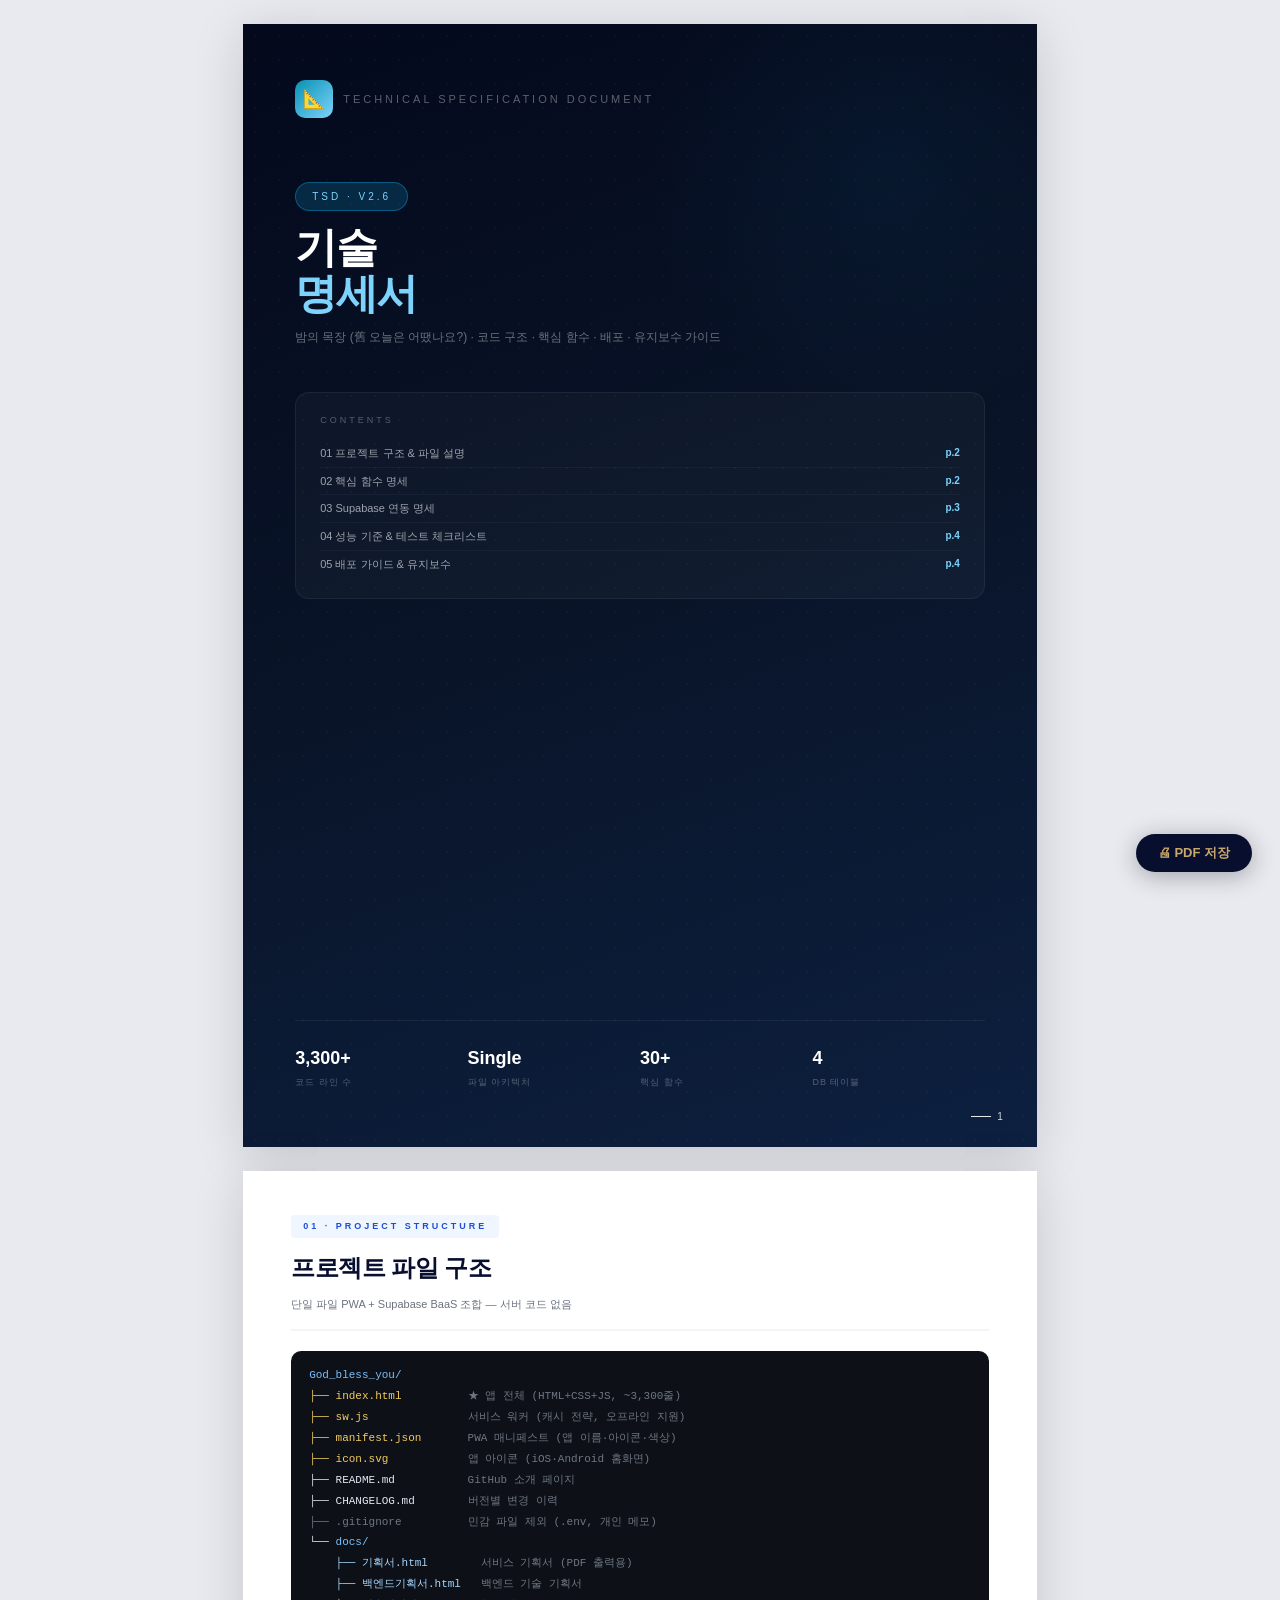
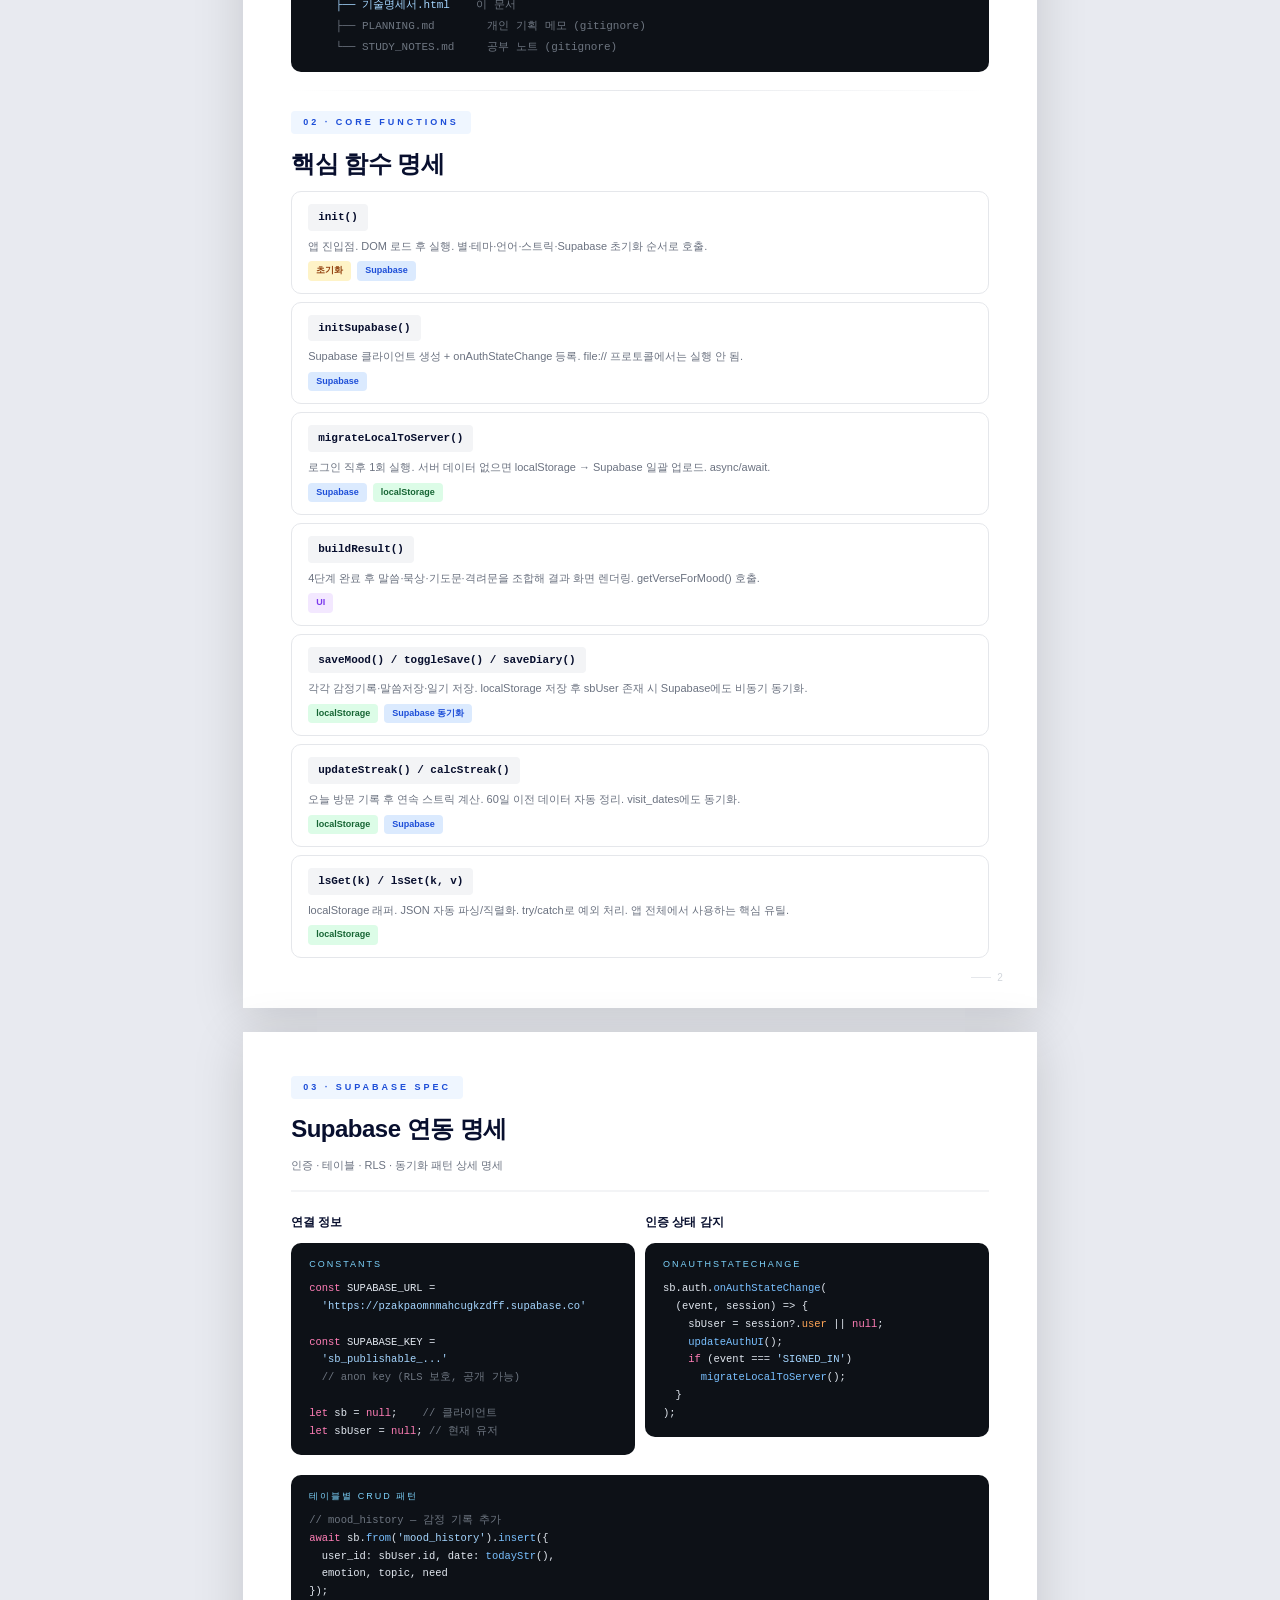
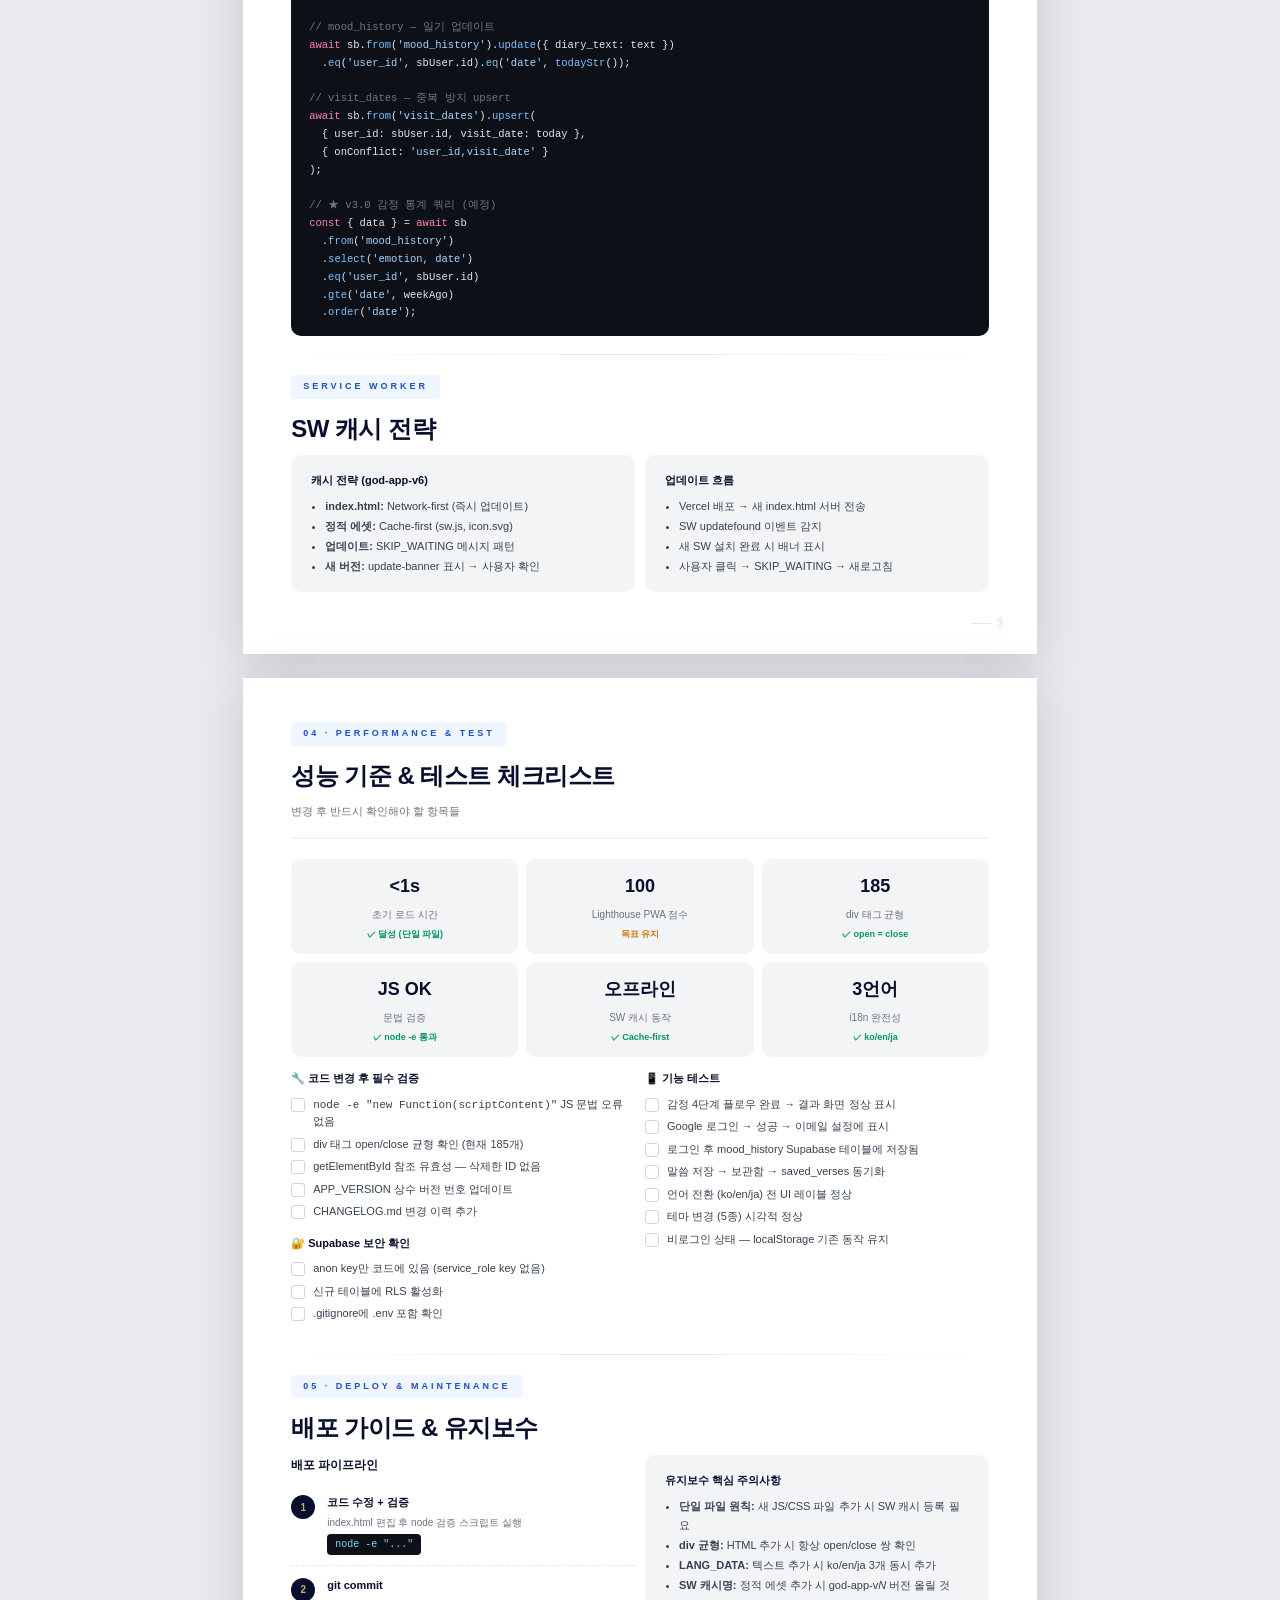
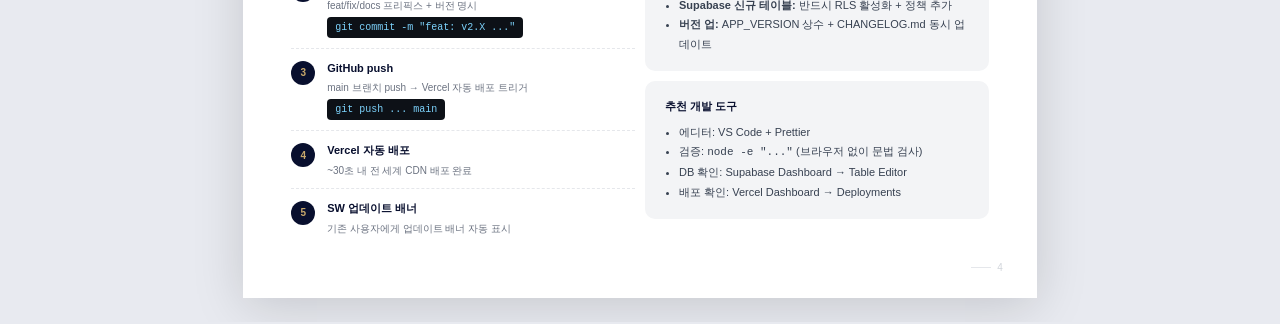
<file: docs/기술명세서.html>
<!DOCTYPE html>
<html lang="ko">
<head>
<meta charset="UTF-8">
<meta name="viewport" content="width=device-width, initial-scale=1.0">
<title>밤의 목장 — 기술 명세서 (TSD)</title>
<style>
:root{--navy:#080f2e;--navy2:#0e1842;--navy3:#1a2560;--gold:#c8a86b;--gold2:#e8c98a;--gray:#6b7280;--light:#f3f4f6;--green:#059669;--red:#dc2626;--amber:#d97706;--blue:#3b5bdb;--teal:#0891b2;}
*{margin:0;padding:0;box-sizing:border-box;}
body{font-family:'Apple SD Gothic Neo','Noto Sans KR','Malgun Gothic',sans-serif;background:#e8eaf0;color:#1a1a2e;line-height:1.7;font-size:14px;}
.print-btn{position:fixed;bottom:28px;right:28px;background:var(--navy);color:var(--gold);border:none;padding:10px 22px;border-radius:50px;font-size:13px;font-weight:700;cursor:pointer;box-shadow:0 4px 24px rgba(0,0,0,.3);z-index:999;}
.page{width:210mm;min-height:297mm;margin:24px auto;background:#fff;box-shadow:0 8px 48px rgba(0,0,0,.15);page-break-after:always;position:relative;overflow:hidden;}
.page:last-of-type{page-break-after:auto;}
.cover{min-height:297mm;background:linear-gradient(160deg,#04091c 0%,#091428 50%,#0d2040 100%);display:flex;flex-direction:column;justify-content:space-between;padding:56px 52px;position:relative;overflow:hidden;}
.cvr-dots{position:absolute;inset:0;}
.dot-pattern{position:absolute;inset:0;opacity:.04;background-image:radial-gradient(rgba(255,255,255,.6) 1px,transparent 1px);background-size:24px 24px;}
.cvr-glow{position:absolute;width:500px;height:500px;border-radius:50%;background:radial-gradient(circle,rgba(14,162,219,.06),transparent 70%);top:-100px;right:-100px;}
.c-rel{position:relative;}
.cvr-chip{display:inline-block;background:rgba(14,162,219,.2);border:1px solid rgba(14,162,219,.4);color:#7dd3fc;padding:5px 16px;border-radius:50px;font-size:10px;letter-spacing:3px;text-transform:uppercase;margin-bottom:14px;}
.cvr-h1{font-size:42px;font-weight:900;color:#fff;letter-spacing:-1.5px;line-height:1.1;margin-bottom:10px;}
.cvr-h1 em{font-style:normal;color:#7dd3fc;}
.cvr-sub{font-size:12px;color:rgba(255,255,255,.4);margin-bottom:44px;}
.cvr-toc{background:rgba(255,255,255,.03);border:1px solid rgba(255,255,255,.06);border-radius:14px;padding:20px 24px;margin-bottom:40px;}
.toc-t{font-size:9px;color:rgba(255,255,255,.3);letter-spacing:3px;text-transform:uppercase;margin-bottom:12px;}
.toc-i{display:flex;justify-content:space-between;padding:4px 0;font-size:11px;color:rgba(255,255,255,.6);border-bottom:1px solid rgba(255,255,255,.04);}
.toc-i:last-child{border-bottom:none;}
.toc-n{color:#7dd3fc;font-size:10px;font-weight:700;}
.cvr-stats{border-top:1px solid rgba(255,255,255,.06);padding-top:22px;display:grid;grid-template-columns:repeat(4,1fr);}
.csn{font-size:18px;font-weight:900;color:#fff;}
.csl{font-size:9px;color:rgba(255,255,255,.3);letter-spacing:1px;text-transform:uppercase;margin-top:2px;}

/* 내부 */
.inner{padding:42px 48px;}
.sl{display:inline-flex;align-items:center;gap:6px;background:#eff6ff;color:#1d4ed8;padding:4px 12px;border-radius:4px;font-size:9px;font-weight:700;letter-spacing:3px;text-transform:uppercase;margin-bottom:10px;}
.st{font-size:24px;font-weight:900;color:var(--navy);letter-spacing:-0.5px;margin-bottom:6px;}
.sd{font-size:11px;color:var(--gray);margin-bottom:20px;padding-bottom:16px;border-bottom:2px solid var(--light);}
.div{height:1px;background:linear-gradient(90deg,transparent,#e5e7eb,transparent);margin:18px 0;}
.g2{display:grid;grid-template-columns:1fr 1fr;gap:10px;margin-bottom:10px;}
.g3{display:grid;grid-template-columns:1fr 1fr 1fr;gap:8px;margin-bottom:10px;}
.card{background:var(--light);border-radius:10px;padding:16px 20px;margin-bottom:10px;}
.ct{font-size:11px;font-weight:700;color:var(--navy);margin-bottom:7px;}
.card p,.card li{font-size:11px;color:#374151;line-height:1.8;}
.card ul{padding-left:14px;}
.pn{position:absolute;bottom:22px;right:34px;font-size:10px;color:#d1d5db;display:flex;align-items:center;gap:6px;}
.pn::before{content:'';display:block;width:20px;height:1px;background:#e5e7eb;}

/* 코드 */
.code{background:#0d1117;border-radius:10px;padding:14px 18px;margin:10px 0;overflow:hidden;}
.ct2{font-size:9px;color:#7dd3fc;letter-spacing:2px;text-transform:uppercase;margin-bottom:8px;}
.code pre{font-family:'SF Mono','Fira Code',monospace;font-size:10.5px;line-height:1.7;color:#e2e8f0;white-space:pre-wrap;word-break:break-word;}
.kw{color:#ff7eb6;}.fn{color:#79c0ff;}.str{color:#a5d6ff;}.cm{color:#6e7681;}.num{color:#f2cc60;}.op{color:#ffa657;}

/* 파일 구조 */
.file-tree{background:#0d1117;border-radius:10px;padding:14px 18px;margin:10px 0;}
.file-tree pre{font-family:'SF Mono','Fira Code',monospace;font-size:11px;line-height:1.9;color:#e2e8f0;}
.f-dir{color:#79c0ff;}.f-file{color:#e2e8f0;}.f-pwa{color:#f2cc60;}.f-doc{color:#a5d6ff;}.f-ignore{color:#6e7681;}

/* 함수 명세 */
.fn-item{border:1px solid #e5e7eb;border-radius:10px;padding:12px 16px;margin-bottom:8px;}
.fn-sig{font-family:'SF Mono','Fira Code',monospace;font-size:11px;color:var(--navy);font-weight:700;margin-bottom:6px;background:#f3f4f6;padding:4px 10px;border-radius:4px;display:inline-block;}
.fn-desc{font-size:11px;color:var(--gray);margin-bottom:6px;}
.fn-tags{display:flex;gap:6px;flex-wrap:wrap;}
.fn-tag{font-size:9px;padding:2px 8px;border-radius:4px;font-weight:600;}
.ft-sb{background:#dbeafe;color:#1d4ed8;}
.ft-ls{background:#dcfce7;color:#166534;}
.ft-ui{background:#f3e8ff;color:#7c3aed;}
.ft-init{background:#fef3c7;color:#92400e;}

/* 성능 기준 */
.perf-grid{display:grid;grid-template-columns:1fr 1fr 1fr;gap:8px;margin-bottom:12px;}
.perf-card{background:var(--light);border-radius:10px;padding:12px 14px;text-align:center;}
.perf-val{font-size:18px;font-weight:900;color:var(--navy);margin-bottom:4px;}
.perf-lbl{font-size:10px;color:var(--gray);}
.perf-status{font-size:9px;font-weight:700;margin-top:4px;}
.ps-ok{color:var(--green);}
.ps-target{color:var(--amber);}

/* 테스트 체크리스트 */
.chk-group{margin-bottom:14px;}
.chk-group-title{font-size:11px;font-weight:700;color:var(--navy);margin-bottom:8px;display:flex;align-items:center;gap:6px;}
.chk-item{display:flex;gap:8px;align-items:flex-start;margin-bottom:6px;font-size:11px;}
.chk-box{width:14px;height:14px;border:1.5px solid #d1d5db;border-radius:3px;flex-shrink:0;margin-top:2px;}
.chk-t{color:#374151;line-height:1.5;}

/* 배포 파이프라인 */
.pipe-step{display:flex;align-items:flex-start;gap:12px;padding:10px 0;border-bottom:1px dashed #e5e7eb;}
.pipe-step:last-child{border-bottom:none;}
.pipe-num{width:24px;height:24px;border-radius:50%;background:var(--navy);color:var(--gold);font-size:10px;font-weight:800;display:flex;align-items:center;justify-content:center;flex-shrink:0;margin-top:2px;}
.pipe-title{font-size:11px;font-weight:700;color:var(--navy);margin-bottom:3px;}
.pipe-desc{font-size:10px;color:var(--gray);line-height:1.5;}
.pipe-cmd{font-family:monospace;font-size:10px;background:#0d1117;color:#7dd3fc;padding:2px 8px;border-radius:4px;display:inline-block;margin-top:4px;}

@media print{
  body{background:#fff;}
  .print-btn{display:none;}
  .page{margin:0;box-shadow:none;width:100%;}
  .cover{min-height:100vh;}
  @page{size:A4;margin:0;}
}
</style>
</head>
<body>
<button class="print-btn" onclick="window.print()">🖨 PDF 저장</button>

<!-- 표지 -->
<div class="page">
<div class="cover">
  <div class="dot-pattern"></div><div class="cvr-glow"></div>
  <div class="c-rel">
    <div style="display:flex;align-items:center;gap:10px;margin-bottom:64px;">
      <div style="width:38px;height:38px;background:linear-gradient(135deg,#0891b2,#7dd3fc);border-radius:10px;display:flex;align-items:center;justify-content:center;font-size:18px;">📐</div>
      <span style="color:rgba(255,255,255,.35);font-size:11px;letter-spacing:3px;text-transform:uppercase;">Technical Specification Document</span>
    </div>
    <div class="cvr-chip">TSD · v2.6</div>
    <div class="cvr-h1">기술<br><em>명세서</em></div>
    <div class="cvr-sub">밤의 목장 (舊 오늘은 어땠나요?) · 코드 구조 · 핵심 함수 · 배포 · 유지보수 가이드</div>
    <div class="cvr-toc">
      <div class="toc-t">Contents</div>
      <div class="toc-i"><span>01 프로젝트 구조 & 파일 설명</span><span class="toc-n">p.2</span></div>
      <div class="toc-i"><span>02 핵심 함수 명세</span><span class="toc-n">p.2</span></div>
      <div class="toc-i"><span>03 Supabase 연동 명세</span><span class="toc-n">p.3</span></div>
      <div class="toc-i"><span>04 성능 기준 & 테스트 체크리스트</span><span class="toc-n">p.4</span></div>
      <div class="toc-i"><span>05 배포 가이드 & 유지보수</span><span class="toc-n">p.4</span></div>
    </div>
  </div>
  <div class="c-rel">
    <div class="cvr-stats">
      <div><div class="csn">3,300+</div><div class="csl">코드 라인 수</div></div>
      <div><div class="csn">Single</div><div class="csl">파일 아키텍처</div></div>
      <div><div class="csn">30+</div><div class="csl">핵심 함수</div></div>
      <div><div class="csn">4</div><div class="csl">DB 테이블</div></div>
    </div>
  </div>
</div>
<div class="pn">1</div>
</div>

<!-- 프로젝트 구조 + 핵심 함수 -->
<div class="page">
<div class="inner">
  <div class="sl">01 · Project Structure</div>
  <div class="st">프로젝트 파일 구조</div>
  <div class="sd">단일 파일 PWA + Supabase BaaS 조합 — 서버 코드 없음</div>

  <div class="file-tree">
    <pre><span class="f-dir">God_bless_you/</span>
<span class="f-pwa">├── index.html</span>          <span class="cm">★ 앱 전체 (HTML+CSS+JS, ~3,300줄)</span>
<span class="f-pwa">├── sw.js</span>               <span class="cm">서비스 워커 (캐시 전략, 오프라인 지원)</span>
<span class="f-pwa">├── manifest.json</span>       <span class="cm">PWA 매니페스트 (앱 이름·아이콘·색상)</span>
<span class="f-pwa">├── icon.svg</span>            <span class="cm">앱 아이콘 (iOS·Android 홈화면)</span>
├── README.md           <span class="cm">GitHub 소개 페이지</span>
├── CHANGELOG.md        <span class="cm">버전별 변경 이력</span>
<span class="f-ignore">├── .gitignore</span>          <span class="cm">민감 파일 제외 (.env, 개인 메모)</span>
└── <span class="f-dir">docs/</span>
    <span class="f-doc">├── 기획서.html</span>        <span class="cm">서비스 기획서 (PDF 출력용)</span>
    <span class="f-doc">├── 백엔드기획서.html</span>   <span class="cm">백엔드 기술 기획서</span>
    <span class="f-doc">├── 기술명세서.html</span>    <span class="cm">이 문서</span>
    <span class="f-ignore">├── PLANNING.md</span>        <span class="cm">개인 기획 메모 (gitignore)</span>
    <span class="f-ignore">└── STUDY_NOTES.md</span>     <span class="cm">공부 노트 (gitignore)</span></pre>
  </div>

  <div class="div"></div>
  <div class="sl">02 · Core Functions</div>
  <div class="st">핵심 함수 명세</div>

  <div class="fn-item">
    <div class="fn-sig">init()</div>
    <div class="fn-desc">앱 진입점. DOM 로드 후 실행. 별·테마·언어·스트릭·Supabase 초기화 순서로 호출.</div>
    <div class="fn-tags"><span class="fn-tag ft-init">초기화</span><span class="fn-tag ft-sb">Supabase</span></div>
  </div>

  <div class="fn-item">
    <div class="fn-sig">initSupabase()</div>
    <div class="fn-desc">Supabase 클라이언트 생성 + onAuthStateChange 등록. file:// 프로토콜에서는 실행 안 됨.</div>
    <div class="fn-tags"><span class="fn-tag ft-sb">Supabase</span></div>
  </div>

  <div class="fn-item">
    <div class="fn-sig">migrateLocalToServer()</div>
    <div class="fn-desc">로그인 직후 1회 실행. 서버 데이터 없으면 localStorage → Supabase 일괄 업로드. async/await.</div>
    <div class="fn-tags"><span class="fn-tag ft-sb">Supabase</span><span class="fn-tag ft-ls">localStorage</span></div>
  </div>

  <div class="fn-item">
    <div class="fn-sig">buildResult()</div>
    <div class="fn-desc">4단계 완료 후 말씀·묵상·기도문·격려문을 조합해 결과 화면 렌더링. getVerseForMood() 호출.</div>
    <div class="fn-tags"><span class="fn-tag ft-ui">UI</span></div>
  </div>

  <div class="fn-item">
    <div class="fn-sig">saveMood() / toggleSave() / saveDiary()</div>
    <div class="fn-desc">각각 감정기록·말씀저장·일기 저장. localStorage 저장 후 sbUser 존재 시 Supabase에도 비동기 동기화.</div>
    <div class="fn-tags"><span class="fn-tag ft-ls">localStorage</span><span class="fn-tag ft-sb">Supabase 동기화</span></div>
  </div>

  <div class="fn-item">
    <div class="fn-sig">updateStreak() / calcStreak()</div>
    <div class="fn-desc">오늘 방문 기록 후 연속 스트릭 계산. 60일 이전 데이터 자동 정리. visit_dates에도 동기화.</div>
    <div class="fn-tags"><span class="fn-tag ft-ls">localStorage</span><span class="fn-tag ft-sb">Supabase</span></div>
  </div>

  <div class="fn-item">
    <div class="fn-sig">lsGet(k) / lsSet(k, v)</div>
    <div class="fn-desc">localStorage 래퍼. JSON 자동 파싱/직렬화. try/catch로 예외 처리. 앱 전체에서 사용하는 핵심 유틸.</div>
    <div class="fn-tags"><span class="fn-tag ft-ls">localStorage</span></div>
  </div>
</div>
<div class="pn">2</div>
</div>

<!-- Supabase 연동 상세 -->
<div class="page">
<div class="inner">
  <div class="sl">03 · Supabase Spec</div>
  <div class="st">Supabase 연동 명세</div>
  <div class="sd">인증 · 테이블 · RLS · 동기화 패턴 상세 명세</div>

  <div class="g2">
    <div>
      <div class="ct" style="margin-bottom:8px;font-size:12px;font-weight:700;color:var(--navy);">연결 정보</div>
      <div class="code">
        <div class="ct2">Constants</div>
        <pre><span class="kw">const</span> SUPABASE_URL =
  <span class="str">'https://pzakpaomnmahcugkzdff.supabase.co'</span>

<span class="kw">const</span> SUPABASE_KEY =
  <span class="str">'sb_publishable_...'</span>
  <span class="cm">// anon key (RLS 보호, 공개 가능)</span>

<span class="kw">let</span> sb = <span class="kw">null</span>;    <span class="cm">// 클라이언트</span>
<span class="kw">let</span> sbUser = <span class="kw">null</span>; <span class="cm">// 현재 유저</span></pre>
      </div>
    </div>
    <div>
      <div class="ct" style="margin-bottom:8px;font-size:12px;font-weight:700;color:var(--navy);">인증 상태 감지</div>
      <div class="code">
        <div class="ct2">onAuthStateChange</div>
        <pre>sb.auth.<span class="fn">onAuthStateChange</span>(
  (event, session) => {
    sbUser = session?.<span class="op">user</span> || <span class="kw">null</span>;
    <span class="fn">updateAuthUI</span>();
    <span class="kw">if</span> (event === <span class="str">'SIGNED_IN'</span>)
      <span class="fn">migrateLocalToServer</span>();
  }
);</pre>
      </div>
    </div>
  </div>

  <div class="code">
    <div class="ct2">테이블별 CRUD 패턴</div>
    <pre><span class="cm">// mood_history — 감정 기록 추가</span>
<span class="kw">await</span> sb.<span class="fn">from</span>(<span class="str">'mood_history'</span>).<span class="fn">insert</span>({
  user_id: sbUser.id, date: <span class="fn">todayStr</span>(),
  emotion, topic, need
});

<span class="cm">// mood_history — 일기 업데이트</span>
<span class="kw">await</span> sb.<span class="fn">from</span>(<span class="str">'mood_history'</span>).<span class="fn">update</span>({ diary_text: text })
  .<span class="fn">eq</span>(<span class="str">'user_id'</span>, sbUser.id).<span class="fn">eq</span>(<span class="str">'date'</span>, <span class="fn">todayStr</span>());

<span class="cm">// visit_dates — 중복 방지 upsert</span>
<span class="kw">await</span> sb.<span class="fn">from</span>(<span class="str">'visit_dates'</span>).<span class="fn">upsert</span>(
  { user_id: sbUser.id, visit_date: today },
  { onConflict: <span class="str">'user_id,visit_date'</span> }
);

<span class="cm">// ★ v3.0 감정 통계 쿼리 (예정)</span>
<span class="kw">const</span> { data } = <span class="kw">await</span> sb
  .<span class="fn">from</span>(<span class="str">'mood_history'</span>)
  .<span class="fn">select</span>(<span class="str">'emotion, date'</span>)
  .<span class="fn">eq</span>(<span class="str">'user_id'</span>, sbUser.id)
  .<span class="fn">gte</span>(<span class="str">'date'</span>, weekAgo)
  .<span class="fn">order</span>(<span class="str">'date'</span>);</pre>
  </div>

  <div class="div"></div>
  <div class="sl">Service Worker</div>
  <div class="st">SW 캐시 전략</div>

  <div class="g2">
    <div class="card">
      <div class="ct">캐시 전략 (god-app-v6)</div>
      <ul>
        <li><strong>index.html:</strong> Network-first (즉시 업데이트)</li>
        <li><strong>정적 에셋:</strong> Cache-first (sw.js, icon.svg)</li>
        <li><strong>업데이트:</strong> SKIP_WAITING 메시지 패턴</li>
        <li><strong>새 버전:</strong> update-banner 표시 → 사용자 확인</li>
      </ul>
    </div>
    <div class="card">
      <div class="ct">업데이트 흐름</div>
      <ul>
        <li>Vercel 배포 → 새 index.html 서버 전송</li>
        <li>SW updatefound 이벤트 감지</li>
        <li>새 SW 설치 완료 시 배너 표시</li>
        <li>사용자 클릭 → SKIP_WAITING → 새로고침</li>
      </ul>
    </div>
  </div>
</div>
<div class="pn">3</div>
</div>

<!-- 성능 + 테스트 + 배포 -->
<div class="page">
<div class="inner">
  <div class="sl">04 · Performance & Test</div>
  <div class="st">성능 기준 & 테스트 체크리스트</div>
  <div class="sd">변경 후 반드시 확인해야 할 항목들</div>

  <div class="perf-grid">
    <div class="perf-card"><div class="perf-val">&lt;1s</div><div class="perf-lbl">초기 로드 시간</div><div class="perf-status ps-ok">✓ 달성 (단일 파일)</div></div>
    <div class="perf-card"><div class="perf-val">100</div><div class="perf-lbl">Lighthouse PWA 점수</div><div class="perf-status ps-target">목표 유지</div></div>
    <div class="perf-card"><div class="perf-val">185</div><div class="perf-lbl">div 태그 균형</div><div class="perf-status ps-ok">✓ open = close</div></div>
    <div class="perf-card"><div class="perf-val">JS OK</div><div class="perf-lbl">문법 검증</div><div class="perf-status ps-ok">✓ node -e 통과</div></div>
    <div class="perf-card"><div class="perf-val">오프라인</div><div class="perf-lbl">SW 캐시 동작</div><div class="perf-status ps-ok">✓ Cache-first</div></div>
    <div class="perf-card"><div class="perf-val">3언어</div><div class="perf-lbl">i18n 완전성</div><div class="perf-status ps-ok">✓ ko/en/ja</div></div>
  </div>

  <div class="g2">
    <div>
      <div class="chk-group">
        <div class="chk-group-title">🔧 코드 변경 후 필수 검증</div>
        <div class="chk-item"><div class="chk-box"></div><div class="chk-t"><code>node -e "new Function(scriptContent)"</code> JS 문법 오류 없음</div></div>
        <div class="chk-item"><div class="chk-box"></div><div class="chk-t">div 태그 open/close 균형 확인 (현재 185개)</div></div>
        <div class="chk-item"><div class="chk-box"></div><div class="chk-t">getElementById 참조 유효성 — 삭제한 ID 없음</div></div>
        <div class="chk-item"><div class="chk-box"></div><div class="chk-t">APP_VERSION 상수 버전 번호 업데이트</div></div>
        <div class="chk-item"><div class="chk-box"></div><div class="chk-t">CHANGELOG.md 변경 이력 추가</div></div>
      </div>
      <div class="chk-group">
        <div class="chk-group-title">🔐 Supabase 보안 확인</div>
        <div class="chk-item"><div class="chk-box"></div><div class="chk-t">anon key만 코드에 있음 (service_role key 없음)</div></div>
        <div class="chk-item"><div class="chk-box"></div><div class="chk-t">신규 테이블에 RLS 활성화</div></div>
        <div class="chk-item"><div class="chk-box"></div><div class="chk-t">.gitignore에 .env 포함 확인</div></div>
      </div>
    </div>
    <div>
      <div class="chk-group">
        <div class="chk-group-title">📱 기능 테스트</div>
        <div class="chk-item"><div class="chk-box"></div><div class="chk-t">감정 4단계 플로우 완료 → 결과 화면 정상 표시</div></div>
        <div class="chk-item"><div class="chk-box"></div><div class="chk-t">Google 로그인 → 성공 → 이메일 설정에 표시</div></div>
        <div class="chk-item"><div class="chk-box"></div><div class="chk-t">로그인 후 mood_history Supabase 테이블에 저장됨</div></div>
        <div class="chk-item"><div class="chk-box"></div><div class="chk-t">말씀 저장 → 보관함 → saved_verses 동기화</div></div>
        <div class="chk-item"><div class="chk-box"></div><div class="chk-t">언어 전환 (ko/en/ja) 전 UI 레이블 정상</div></div>
        <div class="chk-item"><div class="chk-box"></div><div class="chk-t">테마 변경 (5종) 시각적 정상</div></div>
        <div class="chk-item"><div class="chk-box"></div><div class="chk-t">비로그인 상태 — localStorage 기존 동작 유지</div></div>
      </div>
    </div>
  </div>

  <div class="div"></div>
  <div class="sl">05 · Deploy & Maintenance</div>
  <div class="st">배포 가이드 & 유지보수</div>

  <div class="g2">
    <div>
      <div class="ct" style="margin-bottom:8px;font-size:12px;font-weight:700;color:var(--navy);">배포 파이프라인</div>
      <div class="pipe-step">
        <div class="pipe-num">1</div>
        <div><div class="pipe-title">코드 수정 + 검증</div><div class="pipe-desc">index.html 편집 후 node 검증 스크립트 실행</div><div class="pipe-cmd">node -e "..."</div></div>
      </div>
      <div class="pipe-step">
        <div class="pipe-num">2</div>
        <div><div class="pipe-title">git commit</div><div class="pipe-desc">feat/fix/docs 프리픽스 + 버전 명시</div><div class="pipe-cmd">git commit -m "feat: v2.X ..."</div></div>
      </div>
      <div class="pipe-step">
        <div class="pipe-num">3</div>
        <div><div class="pipe-title">GitHub push</div><div class="pipe-desc">main 브랜치 push → Vercel 자동 배포 트리거</div><div class="pipe-cmd">git push ... main</div></div>
      </div>
      <div class="pipe-step">
        <div class="pipe-num">4</div>
        <div><div class="pipe-title">Vercel 자동 배포</div><div class="pipe-desc">~30초 내 전 세계 CDN 배포 완료</div></div>
      </div>
      <div class="pipe-step">
        <div class="pipe-num">5</div>
        <div><div class="pipe-title">SW 업데이트 배너</div><div class="pipe-desc">기존 사용자에게 업데이트 배너 자동 표시</div></div>
      </div>
    </div>
    <div>
      <div class="card">
        <div class="ct">유지보수 핵심 주의사항</div>
        <ul>
          <li><strong>단일 파일 원칙:</strong> 새 JS/CSS 파일 추가 시 SW 캐시 등록 필요</li>
          <li><strong>div 균형:</strong> HTML 추가 시 항상 open/close 쌍 확인</li>
          <li><strong>LANG_DATA:</strong> 텍스트 추가 시 ko/en/ja 3개 동시 추가</li>
          <li><strong>SW 캐시명:</strong> 정적 에셋 추가 시 god-app-v<em>N</em> 버전 올릴 것</li>
          <li><strong>Supabase 신규 테이블:</strong> 반드시 RLS 활성화 + 정책 추가</li>
          <li><strong>버전 업:</strong> APP_VERSION 상수 + CHANGELOG.md 동시 업데이트</li>
        </ul>
      </div>
      <div class="card" style="margin-top:8px;">
        <div class="ct">추천 개발 도구</div>
        <ul>
          <li>에디터: VS Code + Prettier</li>
          <li>검증: <code>node -e "..."</code> (브라우저 없이 문법 검사)</li>
          <li>DB 확인: Supabase Dashboard → Table Editor</li>
          <li>배포 확인: Vercel Dashboard → Deployments</li>
        </ul>
      </div>
    </div>
  </div>
</div>
<div class="pn">4</div>
</div>

</body>
</html>
</file>
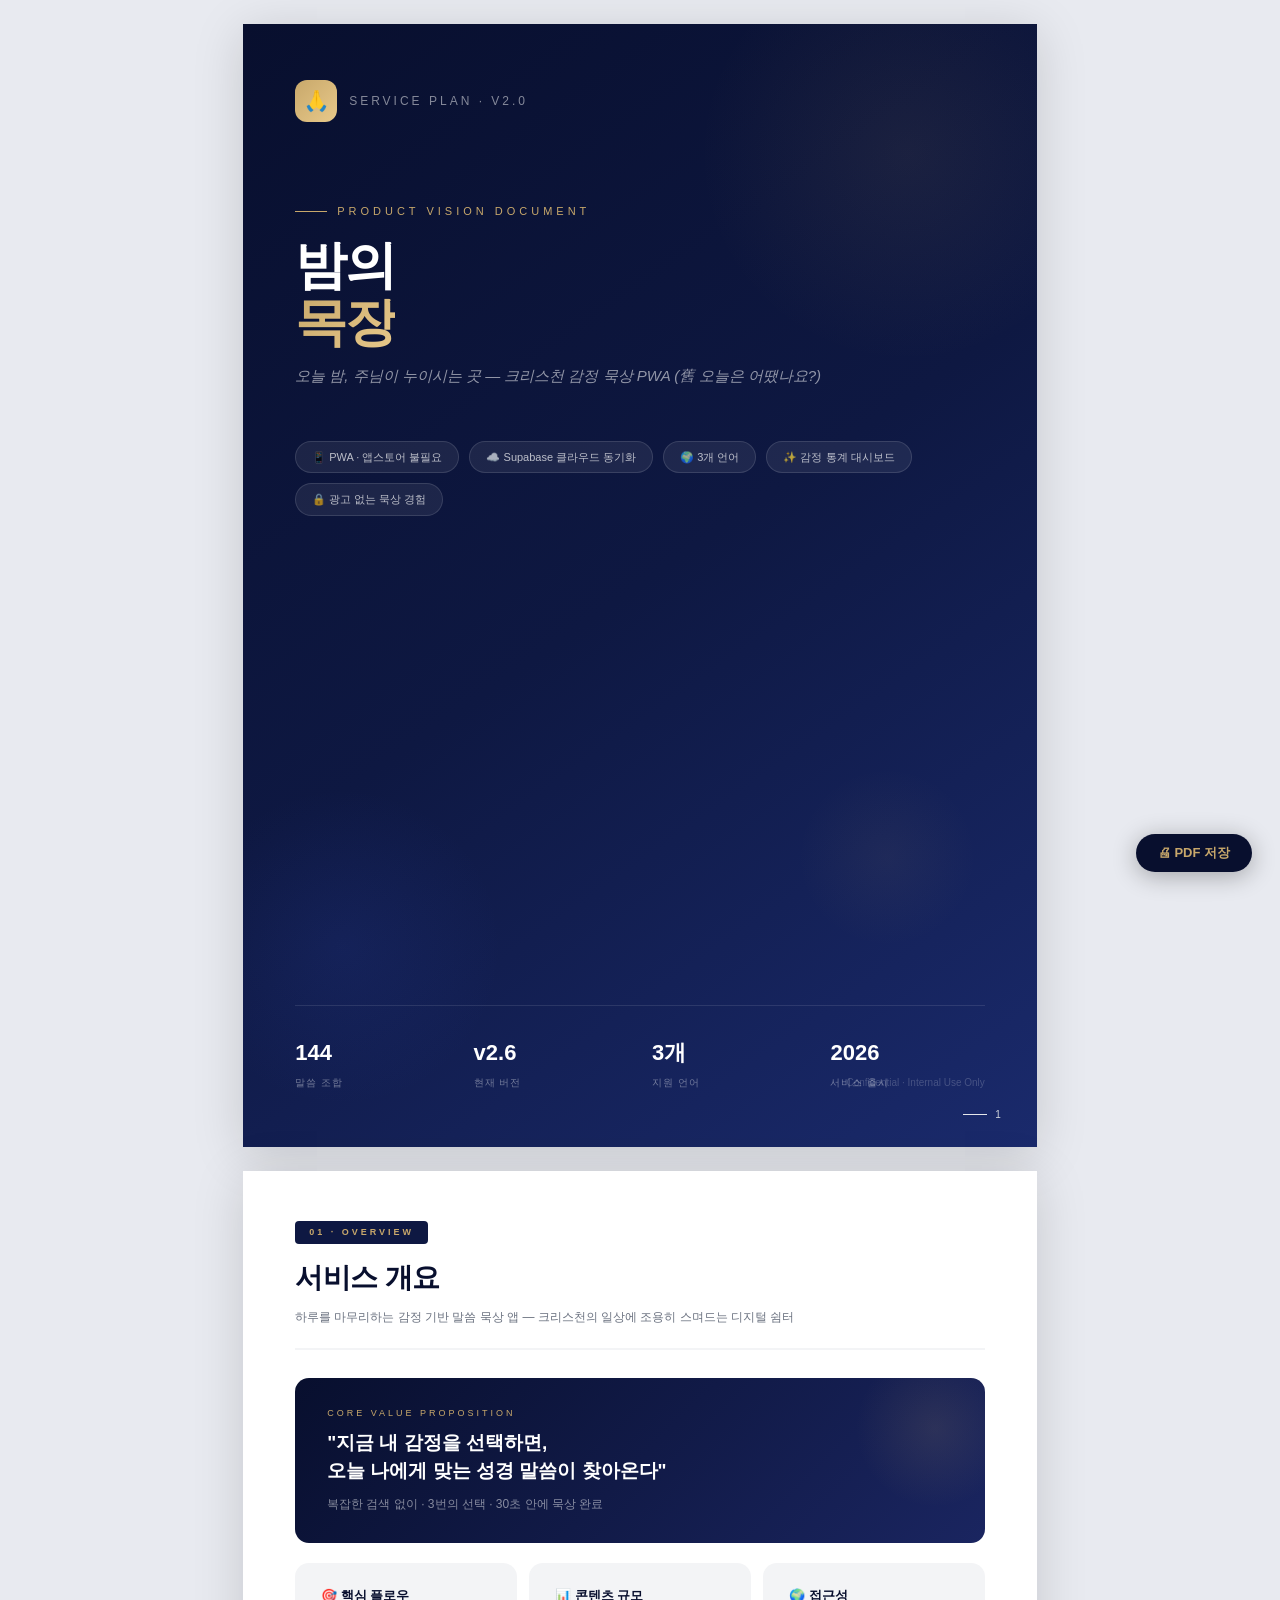
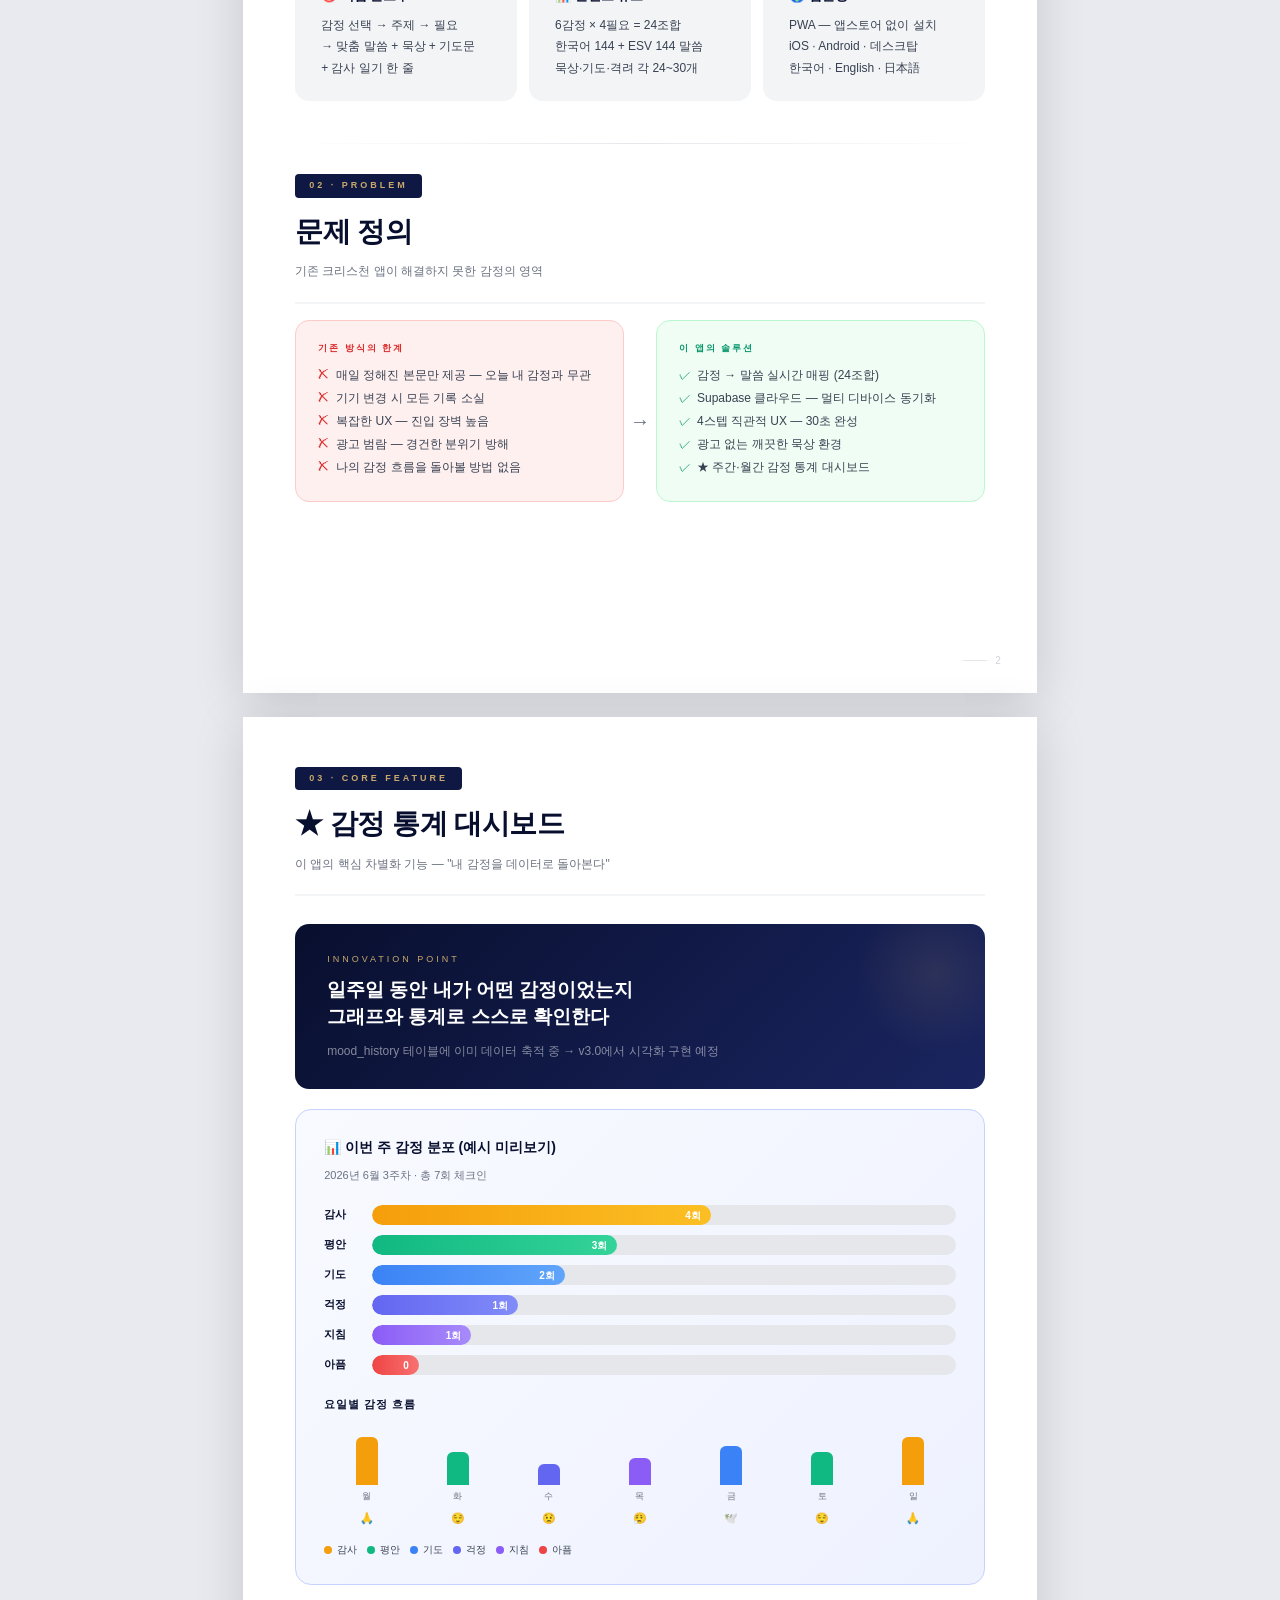
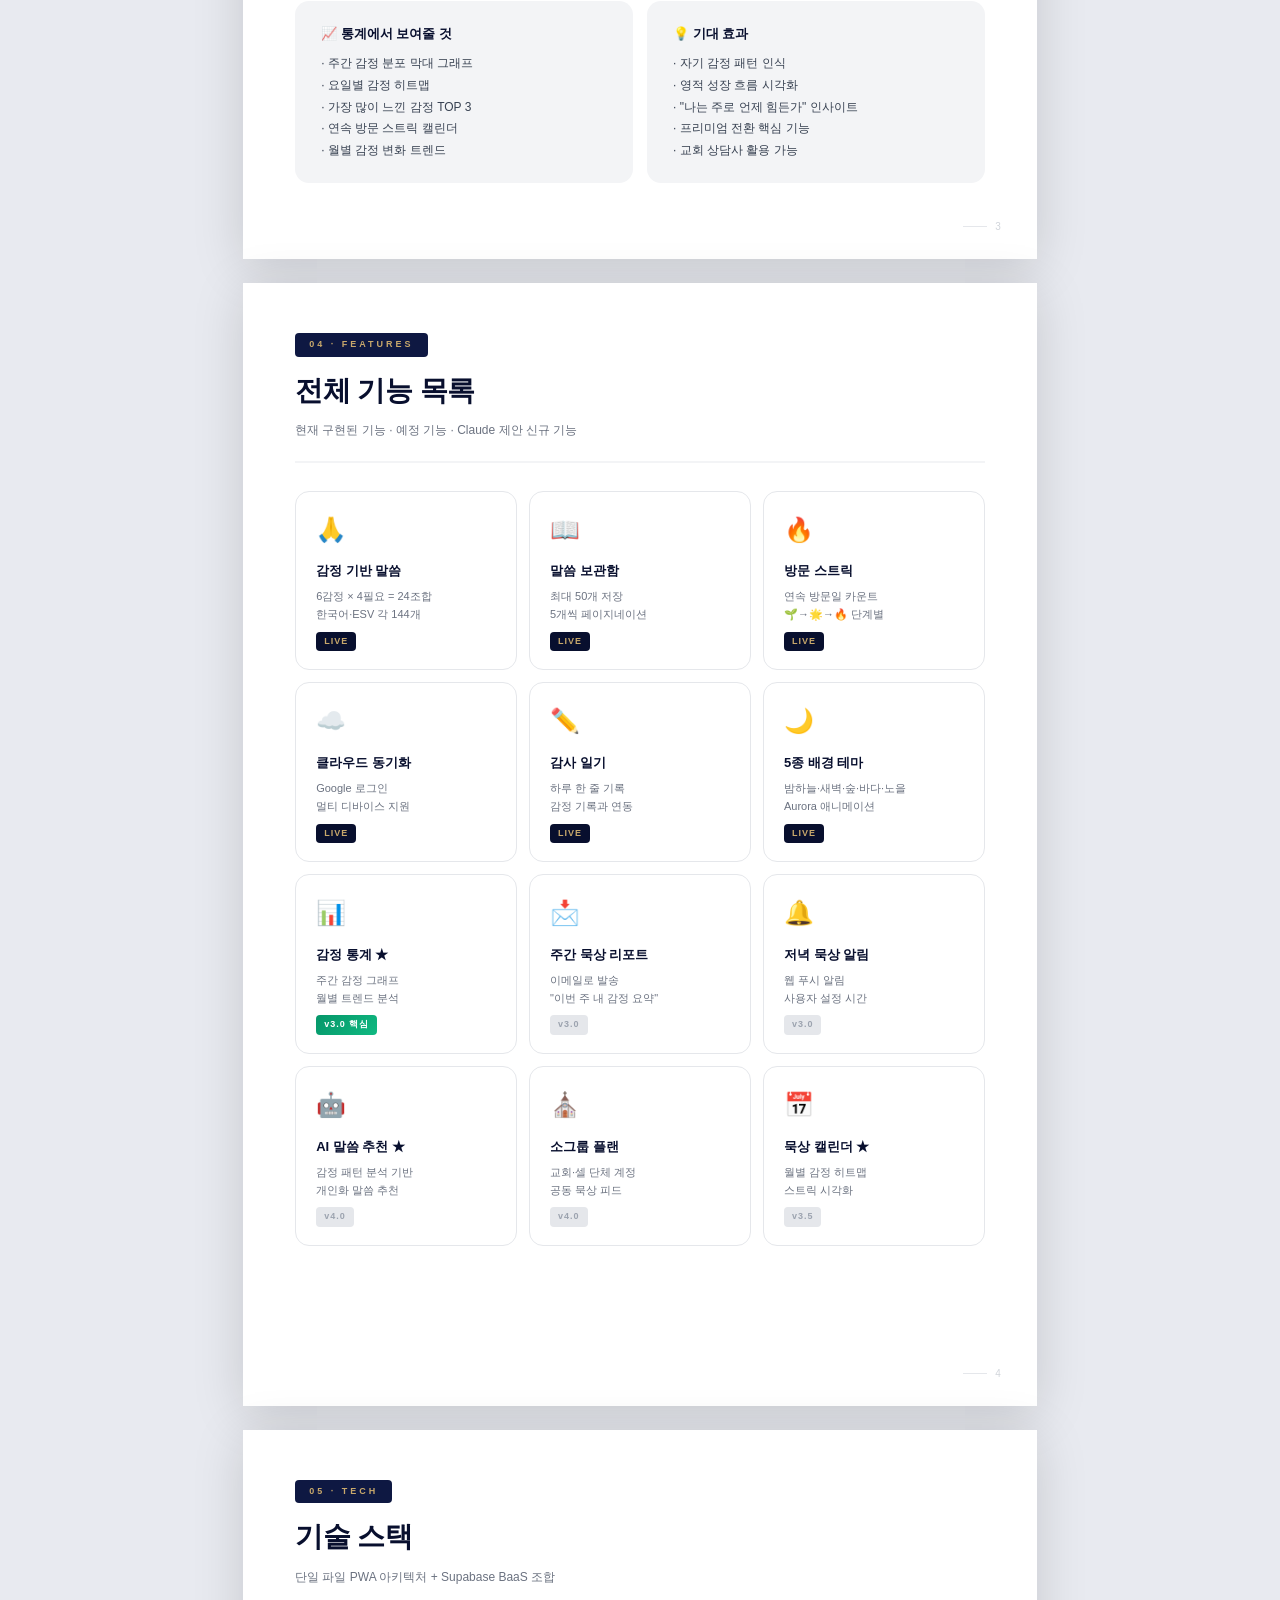
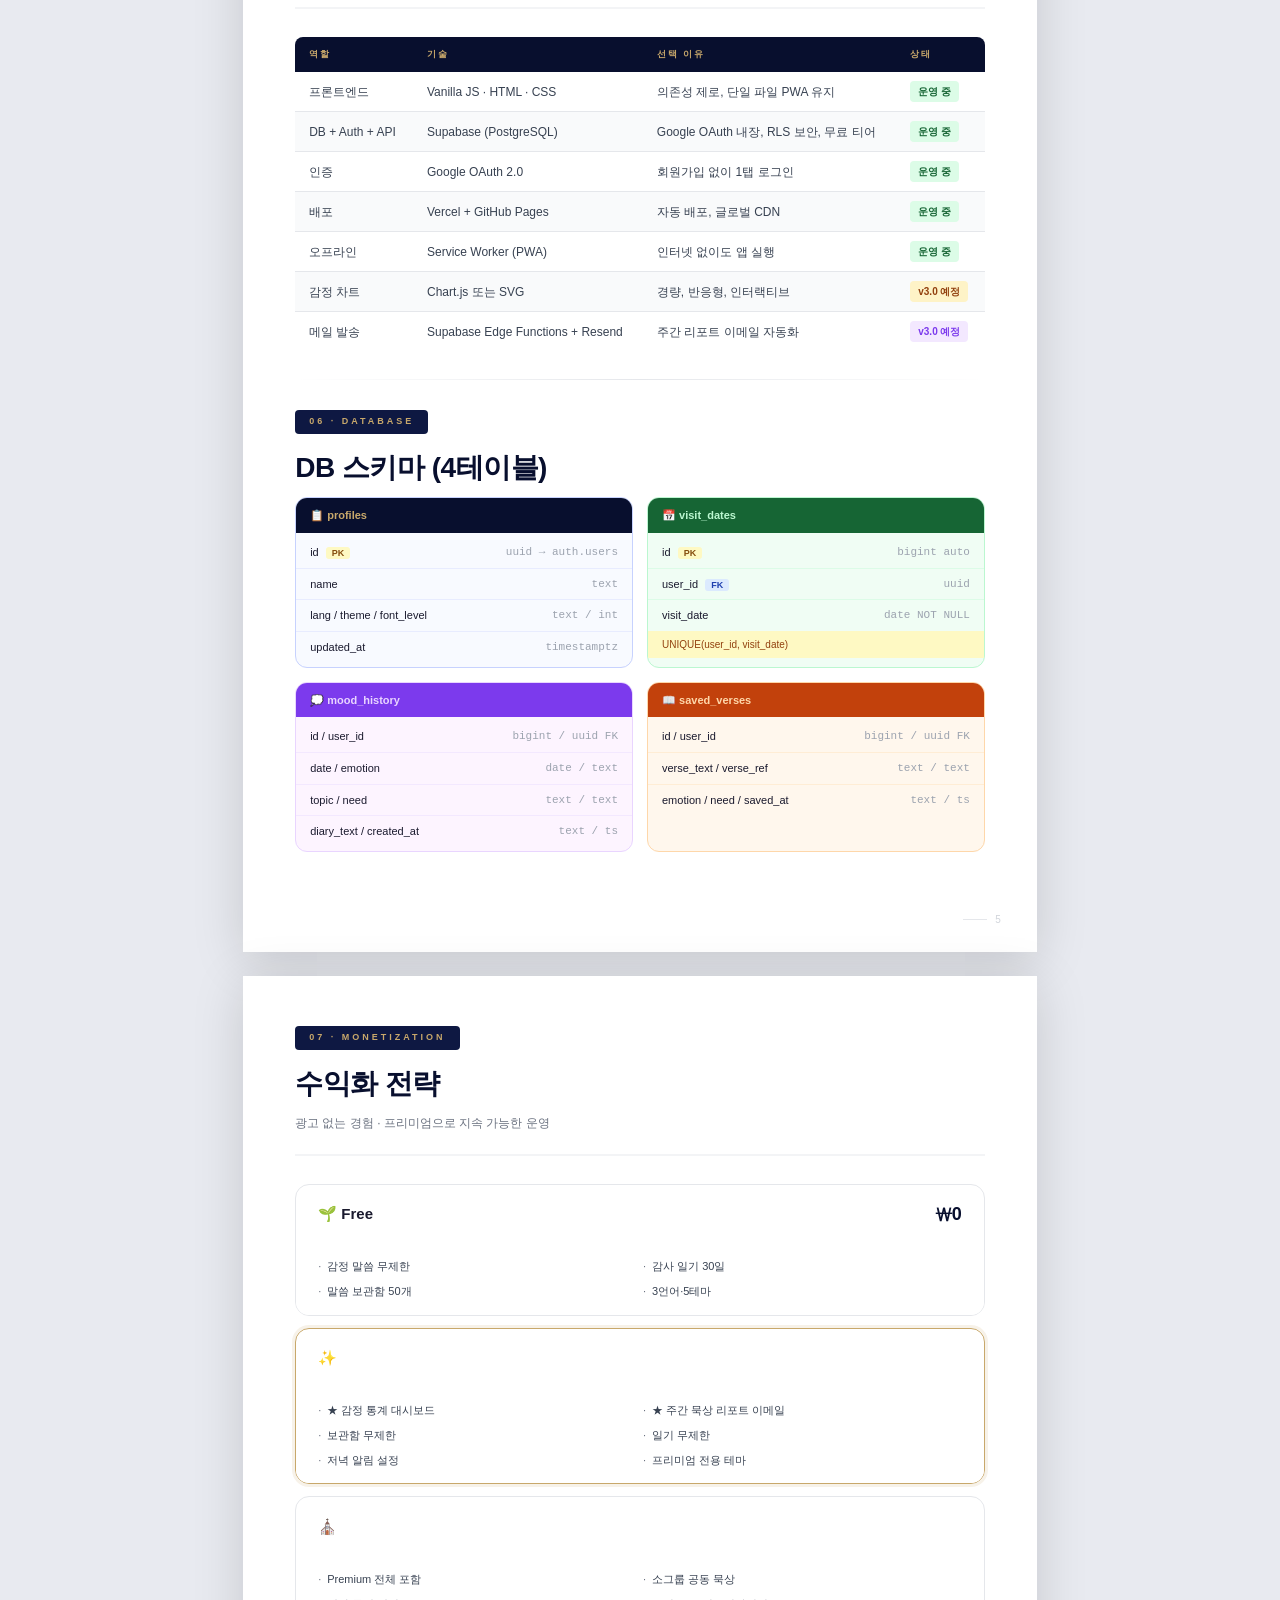
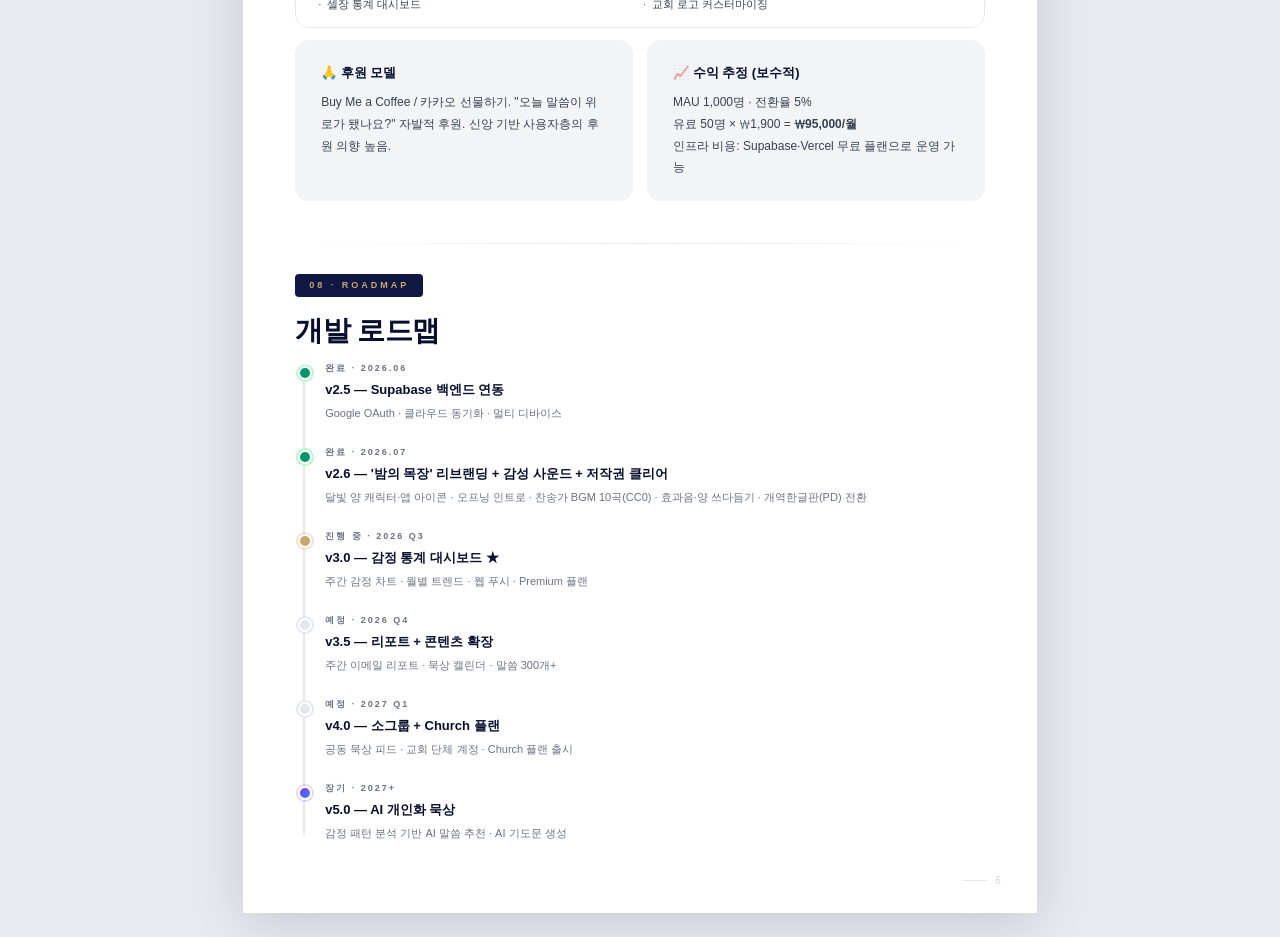
<file: docs/기획서.html>
<!DOCTYPE html>
<html lang="ko">
<head>
<meta charset="UTF-8">
<meta name="viewport" content="width=device-width, initial-scale=1.0">
<title>밤의 목장 — 서비스 기획서</title>
<style>
:root {
  --navy:#080f2e; --navy2:#0e1842; --navy3:#1a2560;
  --gold:#c8a86b; --gold2:#e8c98a; --gold3:#f5e0a8;
  --white:#f8f6f0; --gray:#6b7280; --light:#f3f4f6;
  --blue:#3b5bdb; --green:#059669; --red:#dc2626;
  --violet:#7c3aed; --amber:#d97706; --teal:#0891b2;
  --em-감사:#f59e0b; --em-평안:#10b981; --em-걱정:#6366f1;
  --em-지침:#8b5cf6; --em-아픔:#ef4444; --em-기도:#3b82f6;
}
*{margin:0;padding:0;box-sizing:border-box;}
body{font-family:'Apple SD Gothic Neo','Noto Sans KR','Malgun Gothic',sans-serif;background:#e8eaf0;color:#1a1a2e;line-height:1.7;font-size:14px;}
.print-btn{position:fixed;bottom:28px;right:28px;background:var(--navy);color:var(--gold);border:none;padding:10px 22px;border-radius:50px;font-size:13px;font-weight:700;cursor:pointer;box-shadow:0 4px 24px rgba(0,0,0,.3);z-index:999;transition:transform .15s;}
.print-btn:hover{transform:scale(1.05);}

/* 페이지 */
.page{width:210mm;min-height:297mm;margin:24px auto;background:#fff;box-shadow:0 8px 48px rgba(0,0,0,.15);page-break-after:always;position:relative;overflow:hidden;}
.page:last-of-type{page-break-after:auto;}

/* 표지 */
.cover{min-height:297mm;background:linear-gradient(145deg,var(--navy) 0%,var(--navy2) 50%,#1a2a6c 100%);display:flex;flex-direction:column;justify-content:space-between;padding:56px 52px;position:relative;overflow:hidden;}
.cover-bg-circle{position:absolute;border-radius:50%;pointer-events:none;}
.c1{width:420px;height:420px;background:radial-gradient(circle,rgba(200,168,107,.08),transparent 70%);top:-80px;right:-80px;}
.c2{width:320px;height:320px;background:radial-gradient(circle,rgba(59,91,219,.1),transparent 70%);bottom:40px;left:-60px;}
.c3{width:180px;height:180px;background:radial-gradient(circle,rgba(200,168,107,.06),transparent 70%);bottom:200px;right:60px;}
.cover-top{position:relative;}
.cover-logo{display:flex;align-items:center;gap:12px;margin-bottom:80px;}
.cover-logo-icon{width:42px;height:42px;background:linear-gradient(135deg,var(--gold),var(--gold2));border-radius:12px;display:flex;align-items:center;justify-content:center;font-size:20px;}
.cover-logo-name{color:rgba(255,255,255,.5);font-size:12px;letter-spacing:3px;text-transform:uppercase;}
.cover-main{position:relative;}
.cover-eyebrow{color:var(--gold);font-size:11px;letter-spacing:4px;text-transform:uppercase;margin-bottom:16px;display:flex;align-items:center;gap:10px;}
.cover-eyebrow::before{content:'';display:block;width:32px;height:1px;background:var(--gold);}
.cover-h1{font-size:52px;font-weight:900;color:#fff;letter-spacing:-2px;line-height:1.1;margin-bottom:12px;}
.cover-h1 span{background:linear-gradient(135deg,var(--gold),var(--gold2));-webkit-background-clip:text;-webkit-text-fill-color:transparent;background-clip:text;}
.cover-tagline{font-size:15px;color:rgba(255,255,255,.55);margin-bottom:52px;font-style:italic;}
.cover-pills{display:flex;gap:10px;flex-wrap:wrap;margin-bottom:60px;}
.cover-pill{background:rgba(255,255,255,.07);border:1px solid rgba(255,255,255,.12);color:rgba(255,255,255,.7);padding:6px 16px;border-radius:50px;font-size:11px;}
.cover-bottom{position:relative;border-top:1px solid rgba(255,255,255,.1);padding-top:28px;display:grid;grid-template-columns:repeat(4,1fr);gap:24px;}
.cover-stat-num{font-size:22px;font-weight:900;color:#fff;}
.cover-stat-label{font-size:10px;color:rgba(255,255,255,.4);letter-spacing:1px;text-transform:uppercase;margin-top:2px;}
.cover-version{position:absolute;bottom:0;right:0;font-size:10px;color:rgba(255,255,255,.2);}

/* 섹션 내부 */
.inner{padding:48px 52px;}
.sec-label{display:inline-flex;align-items:center;gap:8px;background:var(--navy2);color:var(--gold);padding:4px 14px;border-radius:4px;font-size:9px;font-weight:700;letter-spacing:3px;text-transform:uppercase;margin-bottom:10px;}
.sec-title{font-size:28px;font-weight:900;color:var(--navy);letter-spacing:-0.5px;margin-bottom:6px;}
.sec-desc{font-size:12px;color:var(--gray);margin-bottom:28px;padding-bottom:20px;border-bottom:2px solid var(--light);}

/* 카드 */
.card{background:var(--light);border-radius:14px;padding:22px 26px;margin-bottom:14px;}
.card-t{font-size:13px;font-weight:700;color:var(--navy);margin-bottom:8px;}
.card p{font-size:12px;color:#374151;line-height:1.8;}

/* 그리드 */
.g2{display:grid;grid-template-columns:1fr 1fr;gap:14px;margin-bottom:14px;}
.g3{display:grid;grid-template-columns:1fr 1fr 1fr;gap:12px;margin-bottom:14px;}
.g4{display:grid;grid-template-columns:repeat(4,1fr);gap:10px;margin-bottom:14px;}

/* 하이라이트 */
.hl{background:linear-gradient(135deg,var(--navy) 0%,var(--navy3) 100%);border-radius:14px;padding:28px 32px;color:#fff;margin-bottom:20px;position:relative;overflow:hidden;}
.hl::before{content:'';position:absolute;right:-30px;top:-30px;width:160px;height:160px;background:radial-gradient(circle,rgba(200,168,107,.12),transparent 70%);}
.hl-lbl{font-size:9px;color:var(--gold);letter-spacing:3px;text-transform:uppercase;margin-bottom:8px;}
.hl-txt{font-size:19px;font-weight:800;line-height:1.45;}
.hl-sub{font-size:12px;color:rgba(255,255,255,.5);margin-top:10px;}

/* 문제/솔루션 */
.ps-grid{display:grid;grid-template-columns:1fr 32px 1fr;gap:0;margin-bottom:20px;}
.pb{background:#fff0f0;border:1.5px solid #fecaca;border-radius:14px;padding:20px 22px;}
.sl{background:#f0fdf4;border:1.5px solid #bbf7d0;border-radius:14px;padding:20px 22px;}
.arr{display:flex;align-items:center;justify-content:center;color:var(--gray);font-size:20px;padding-top:20px;}
.pb-lbl{font-size:9px;font-weight:700;color:var(--red);letter-spacing:2px;text-transform:uppercase;margin-bottom:10px;}
.sl-lbl{font-size:9px;font-weight:700;color:var(--green);letter-spacing:2px;text-transform:uppercase;margin-bottom:10px;}
.pb-i,.sl-i{font-size:12px;color:#374151;margin-bottom:5px;display:flex;gap:6px;line-height:1.5;}
.pb-i::before{content:'✗';color:var(--red);flex-shrink:0;}
.sl-i::before{content:'✓';color:var(--green);flex-shrink:0;}

/* 기능 카드 */
.fc{background:#fff;border:1.5px solid #e5e7eb;border-radius:14px;padding:18px 20px;}
.fc-icon{font-size:24px;margin-bottom:10px;}
.fc-t{font-size:13px;font-weight:700;color:var(--navy);margin-bottom:6px;}
.fc-d{font-size:11px;color:var(--gray);line-height:1.6;}
.fc-badge{display:inline-block;background:var(--navy);color:var(--gold);font-size:9px;padding:2px 8px;border-radius:4px;font-weight:700;letter-spacing:1px;margin-top:8px;}
.fc-badge.soon{background:#e5e7eb;color:#9ca3af;}
.fc-badge.new{background:linear-gradient(135deg,#059669,#10b981);color:#fff;}

/* ★ 감정 통계 차트 */
.stat-section{background:linear-gradient(135deg,#f8faff,#eef2ff);border:1.5px solid #c7d2fe;border-radius:16px;padding:26px 28px;margin-bottom:16px;}
.stat-title{font-size:14px;font-weight:800;color:var(--navy);margin-bottom:6px;}
.stat-sub{font-size:11px;color:var(--gray);margin-bottom:20px;}
.emotion-bars{display:flex;flex-direction:column;gap:10px;}
.em-row{display:flex;align-items:center;gap:12px;}
.em-label{font-size:11px;font-weight:600;color:var(--navy);width:36px;flex-shrink:0;}
.em-track{flex:1;height:20px;background:#e5e7eb;border-radius:50px;overflow:hidden;position:relative;}
.em-fill{height:100%;border-radius:50px;position:relative;}
.em-count{position:absolute;right:10px;top:50%;transform:translateY(-50%);font-size:10px;font-weight:700;color:#fff;white-space:nowrap;}
.em-감사 .em-fill{width:58%;background:linear-gradient(90deg,#f59e0b,#fbbf24);}
.em-평안 .em-fill{width:42%;background:linear-gradient(90deg,#10b981,#34d399);}
.em-기도 .em-fill{width:33%;background:linear-gradient(90deg,#3b82f6,#60a5fa);}
.em-걱정 .em-fill{width:25%;background:linear-gradient(90deg,#6366f1,#818cf8);}
.em-지침 .em-fill{width:17%;background:linear-gradient(90deg,#8b5cf6,#a78bfa);}
.em-아픔 .em-fill{width:8%;background:linear-gradient(90deg,#ef4444,#f87171);}
.week-chart{margin-top:20px;}
.week-title{font-size:11px;font-weight:700;color:var(--navy);margin-bottom:12px;letter-spacing:1px;}
.week-days{display:grid;grid-template-columns:repeat(7,1fr);gap:6px;}
.day-col{display:flex;flex-direction:column;align-items:center;gap:4px;}
.day-bar-wrap{height:60px;display:flex;align-items:flex-end;}
.day-bar{width:22px;border-radius:6px 6px 0 0;transition:height .3s;}
.d-감사{background:#f59e0b;height:80%;}
.d-평안{background:#10b981;height:55%;}
.d-걱정{background:#6366f1;height:35%;}
.d-지침{background:#8b5cf6;height:45%;}
.d-기도{background:#3b82f6;height:65%;}
.day-name{font-size:9px;color:var(--gray);}
.day-emoji{font-size:11px;}
.chart-legend{display:flex;flex-wrap:wrap;gap:10px;margin-top:14px;}
.leg-item{display:flex;align-items:center;gap:5px;font-size:10px;color:#374151;}
.leg-dot{width:8px;height:8px;border-radius:50%;}

/* 기술 스택 테이블 */
.tbl{width:100%;border-collapse:collapse;font-size:12px;margin-bottom:20px;}
.tbl th{background:var(--navy);color:var(--gold);padding:10px 14px;text-align:left;font-size:9px;letter-spacing:2px;text-transform:uppercase;}
.tbl th:first-child{border-radius:8px 0 0 0;}
.tbl th:last-child{border-radius:0 8px 0 0;}
.tbl td{padding:9px 14px;border-bottom:1px solid #e5e7eb;color:#374151;}
.tbl tr:last-child td{border-bottom:none;}
.tbl tr:nth-child(even) td{background:#f9fafb;}
.tag{display:inline-block;padding:2px 8px;border-radius:4px;font-size:10px;font-weight:600;}
.tag.green{background:#dcfce7;color:#166534;}
.tag.blue{background:#dbeafe;color:#1d4ed8;}
.tag.purple{background:#f3e8ff;color:#7c3aed;}
.tag.amber{background:#fef3c7;color:#92400e;}

/* 수익화 */
.rev-tier{border:1.5px solid #e5e7eb;border-radius:14px;overflow:hidden;margin-bottom:12px;}
.rev-tier.star{border-color:var(--gold);box-shadow:0 0 0 3px rgba(200,168,107,.15);}
.rev-hd{padding:14px 22px;display:flex;justify-content:space-between;align-items:center;}
.rev-free .rev-hd{background:#f9fafb;}
.rev-pro .rev-hd{background:linear-gradient(135deg,var(--navy),var(--navy3));}
.rev-church .rev-hd{background:linear-gradient(135deg,#0f172a,#1e3a5f);}
.rev-nm{font-size:15px;font-weight:800;}
.rev-pr{font-size:18px;font-weight:900;}
.rev-nm.w,.rev-pr.w{color:#fff;}
.rev-bd{padding:14px 22px;display:grid;grid-template-columns:1fr 1fr;gap:6px;background:#fff;}
.rev-f{font-size:11px;color:#374151;display:flex;gap:6px;}
.rev-f::before{content:'·';color:var(--gray);}

/* 로드맵 */
.tl{position:relative;padding-left:30px;}
.tl::before{content:'';position:absolute;left:8px;top:8px;bottom:8px;width:2px;background:#e5e7eb;}
.tl-i{position:relative;margin-bottom:22px;}
.tl-dot{position:absolute;left:-27px;top:5px;width:14px;height:14px;border-radius:50%;background:#e5e7eb;border:2px solid #fff;box-shadow:0 0 0 2px #e5e7eb;}
.tl-dot.done{background:var(--green);box-shadow:0 0 0 2px #bbf7d0;}
.tl-dot.now{background:var(--gold);box-shadow:0 0 0 2px rgba(200,168,107,.3);}
.tl-dot.ai{background:linear-gradient(135deg,#7c3aed,#3b82f6);box-shadow:0 0 0 2px rgba(124,58,237,.2);}
.tl-lbl{font-size:9px;font-weight:700;color:var(--gray);letter-spacing:2px;text-transform:uppercase;margin-bottom:3px;}
.tl-t{font-size:13px;font-weight:700;color:var(--navy);margin-bottom:3px;}
.tl-d{font-size:11px;color:var(--gray);}

/* 페이지 번호 */
.pn{position:absolute;bottom:24px;right:36px;font-size:10px;color:#d1d5db;display:flex;align-items:center;gap:8px;}
.pn::before{content:'';display:block;width:24px;height:1px;background:#e5e7eb;}

/* 섹션 구분선 */
.divider{height:1px;background:linear-gradient(90deg,transparent,#e5e7eb,transparent);margin:28px 0;}

/* 인쇄 */
@media print{
  body{background:#fff;}
  .print-btn{display:none;}
  .page{margin:0;box-shadow:none;width:100%;}
  .cover{min-height:100vh;}
  @page{size:A4;margin:0;}
}
</style>
</head>
<body>
<button class="print-btn" onclick="window.print()">🖨 PDF 저장</button>

<!-- ══ 표지 ══ -->
<div class="page">
<div class="cover">
  <div class="cover-bg-circle c1"></div>
  <div class="cover-bg-circle c2"></div>
  <div class="cover-bg-circle c3"></div>
  <div class="cover-top">
    <div class="cover-logo">
      <div class="cover-logo-icon">🙏</div>
      <div class="cover-logo-name">Service Plan · v2.0</div>
    </div>
    <div class="cover-main">
      <div class="cover-eyebrow">Product Vision Document</div>
      <div class="cover-h1">밤의<br><span>목장</span></div>
      <div class="cover-tagline">오늘 밤, 주님이 누이시는 곳 — 크리스천 감정 묵상 PWA (舊 오늘은 어땠나요?)</div>
      <div class="cover-pills">
        <span class="cover-pill">📱 PWA · 앱스토어 불필요</span>
        <span class="cover-pill">☁️ Supabase 클라우드 동기화</span>
        <span class="cover-pill">🌍 3개 언어</span>
        <span class="cover-pill">✨ 감정 통계 대시보드</span>
        <span class="cover-pill">🔒 광고 없는 묵상 경험</span>
      </div>
    </div>
  </div>
  <div class="cover-bottom">
    <div>
      <div class="cover-stat-num">144</div>
      <div class="cover-stat-label">말씀 조합</div>
    </div>
    <div>
      <div class="cover-stat-num">v2.6</div>
      <div class="cover-stat-label">현재 버전</div>
    </div>
    <div>
      <div class="cover-stat-num">3개</div>
      <div class="cover-stat-label">지원 언어</div>
    </div>
    <div>
      <div class="cover-stat-num">2026</div>
      <div class="cover-stat-label">서비스 출시</div>
    </div>
    <div class="cover-version">Confidential · Internal Use Only</div>
  </div>
</div>
<div class="pn">1</div>
</div>

<!-- ══ 개요 + 문제 정의 ══ -->
<div class="page">
<div class="inner">
  <div class="sec-label">01 · Overview</div>
  <div class="sec-title">서비스 개요</div>
  <div class="sec-desc">하루를 마무리하는 감정 기반 말씀 묵상 앱 — 크리스천의 일상에 조용히 스며드는 디지털 쉼터</div>

  <div class="hl">
    <div class="hl-lbl">Core Value Proposition</div>
    <div class="hl-txt">"지금 내 감정을 선택하면,<br>오늘 나에게 맞는 성경 말씀이 찾아온다"</div>
    <div class="hl-sub">복잡한 검색 없이 · 3번의 선택 · 30초 안에 묵상 완료</div>
  </div>

  <div class="g3">
    <div class="card">
      <div class="card-t">🎯 핵심 플로우</div>
      <p>감정 선택 → 주제 → 필요<br>→ 맞춤 말씀 + 묵상 + 기도문<br>+ 감사 일기 한 줄</p>
    </div>
    <div class="card">
      <div class="card-t">📊 콘텐츠 규모</div>
      <p>6감정 × 4필요 = 24조합<br>한국어 144 + ESV 144 말씀<br>묵상·기도·격려 각 24~30개</p>
    </div>
    <div class="card">
      <div class="card-t">🌍 접근성</div>
      <p>PWA — 앱스토어 없이 설치<br>iOS · Android · 데스크탑<br>한국어 · English · 日本語</p>
    </div>
  </div>

  <div class="divider"></div>
  <div class="sec-label">02 · Problem</div>
  <div class="sec-title">문제 정의</div>
  <div class="sec-desc" style="margin-bottom:16px;">기존 크리스천 앱이 해결하지 못한 감정의 영역</div>

  <div class="ps-grid">
    <div class="pb">
      <div class="pb-lbl">기존 방식의 한계</div>
      <div class="pb-i">매일 정해진 본문만 제공 — 오늘 내 감정과 무관</div>
      <div class="pb-i">기기 변경 시 모든 기록 소실</div>
      <div class="pb-i">복잡한 UX — 진입 장벽 높음</div>
      <div class="pb-i">광고 범람 — 경건한 분위기 방해</div>
      <div class="pb-i">나의 감정 흐름을 돌아볼 방법 없음</div>
    </div>
    <div class="arr">→</div>
    <div class="sl">
      <div class="sl-lbl">이 앱의 솔루션</div>
      <div class="sl-i">감정 → 말씀 실시간 매핑 (24조합)</div>
      <div class="sl-i">Supabase 클라우드 — 멀티 디바이스 동기화</div>
      <div class="sl-i">4스텝 직관적 UX — 30초 완성</div>
      <div class="sl-i">광고 없는 깨끗한 묵상 환경</div>
      <div class="sl-i">★ 주간·월간 감정 통계 대시보드</div>
    </div>
  </div>
</div>
<div class="pn">2</div>
</div>

<!-- ══ ★ 감정 통계 대시보드 (핵심 차별화) ══ -->
<div class="page">
<div class="inner">
  <div class="sec-label">03 · Core Feature</div>
  <div class="sec-title">★ 감정 통계 대시보드</div>
  <div class="sec-desc">이 앱의 핵심 차별화 기능 — "내 감정을 데이터로 돌아본다"</div>

  <div class="hl" style="margin-bottom:20px;">
    <div class="hl-lbl">Innovation Point</div>
    <div class="hl-txt">일주일 동안 내가 어떤 감정이었는지<br>그래프와 통계로 스스로 확인한다</div>
    <div class="hl-sub">mood_history 테이블에 이미 데이터 축적 중 → v3.0에서 시각화 구현 예정</div>
  </div>

  <div class="stat-section">
    <div class="stat-title">📊 이번 주 감정 분포 (예시 미리보기)</div>
    <div class="stat-sub">2026년 6월 3주차 · 총 7회 체크인</div>
    <div class="emotion-bars">
      <div class="em-row em-감사"><span class="em-label">감사</span><div class="em-track"><div class="em-fill"><span class="em-count">4회</span></div></div></div>
      <div class="em-row em-평안"><span class="em-label">평안</span><div class="em-track"><div class="em-fill"><span class="em-count">3회</span></div></div></div>
      <div class="em-row em-기도"><span class="em-label">기도</span><div class="em-track"><div class="em-fill"><span class="em-count">2회</span></div></div></div>
      <div class="em-row em-걱정"><span class="em-label">걱정</span><div class="em-track"><div class="em-fill"><span class="em-count">1회</span></div></div></div>
      <div class="em-row em-지침"><span class="em-label">지침</span><div class="em-track"><div class="em-fill"><span class="em-count">1회</span></div></div></div>
      <div class="em-row em-아픔"><span class="em-label">아픔</span><div class="em-track"><div class="em-fill"><span class="em-count">0</span></div></div></div>
    </div>
    <div class="week-chart">
      <div class="week-title">요일별 감정 흐름</div>
      <div class="week-days">
        <div class="day-col"><div class="day-bar-wrap"><div class="day-bar d-감사"></div></div><div class="day-name">월</div><div class="day-emoji">🙏</div></div>
        <div class="day-col"><div class="day-bar-wrap"><div class="day-bar d-평안"></div></div><div class="day-name">화</div><div class="day-emoji">😌</div></div>
        <div class="day-col"><div class="day-bar-wrap"><div class="day-bar d-걱정"></div></div><div class="day-name">수</div><div class="day-emoji">😟</div></div>
        <div class="day-col"><div class="day-bar-wrap"><div class="day-bar d-지침"></div></div><div class="day-name">목</div><div class="day-emoji">😮‍💨</div></div>
        <div class="day-col"><div class="day-bar-wrap"><div class="day-bar d-기도"></div></div><div class="day-name">금</div><div class="day-emoji">🕊️</div></div>
        <div class="day-col"><div class="day-bar-wrap"><div class="day-bar d-평안"></div></div><div class="day-name">토</div><div class="day-emoji">😌</div></div>
        <div class="day-col"><div class="day-bar-wrap"><div class="day-bar d-감사"></div></div><div class="day-name">일</div><div class="day-emoji">🙏</div></div>
      </div>
      <div class="chart-legend">
        <div class="leg-item"><div class="leg-dot" style="background:#f59e0b"></div>감사</div>
        <div class="leg-item"><div class="leg-dot" style="background:#10b981"></div>평안</div>
        <div class="leg-item"><div class="leg-dot" style="background:#3b82f6"></div>기도</div>
        <div class="leg-item"><div class="leg-dot" style="background:#6366f1"></div>걱정</div>
        <div class="leg-item"><div class="leg-dot" style="background:#8b5cf6"></div>지침</div>
        <div class="leg-item"><div class="leg-dot" style="background:#ef4444"></div>아픔</div>
      </div>
    </div>
  </div>

  <div class="g2">
    <div class="card">
      <div class="card-t">📈 통계에서 보여줄 것</div>
      <p>· 주간 감정 분포 막대 그래프<br>· 요일별 감정 히트맵<br>· 가장 많이 느낀 감정 TOP 3<br>· 연속 방문 스트릭 캘린더<br>· 월별 감정 변화 트렌드</p>
    </div>
    <div class="card">
      <div class="card-t">💡 기대 효과</div>
      <p>· 자기 감정 패턴 인식<br>· 영적 성장 흐름 시각화<br>· "나는 주로 언제 힘든가" 인사이트<br>· 프리미엄 전환 핵심 기능<br>· 교회 상담사 활용 가능</p>
    </div>
  </div>
</div>
<div class="pn">3</div>
</div>

<!-- ══ 전체 기능 목록 ══ -->
<div class="page">
<div class="inner">
  <div class="sec-label">04 · Features</div>
  <div class="sec-title">전체 기능 목록</div>
  <div class="sec-desc">현재 구현된 기능 · 예정 기능 · Claude 제안 신규 기능</div>

  <div class="g3">
    <div class="fc"><div class="fc-icon">🙏</div><div class="fc-t">감정 기반 말씀</div><div class="fc-d">6감정 × 4필요 = 24조합<br>한국어·ESV 각 144개</div><span class="fc-badge">LIVE</span></div>
    <div class="fc"><div class="fc-icon">📖</div><div class="fc-t">말씀 보관함</div><div class="fc-d">최대 50개 저장<br>5개씩 페이지네이션</div><span class="fc-badge">LIVE</span></div>
    <div class="fc"><div class="fc-icon">🔥</div><div class="fc-t">방문 스트릭</div><div class="fc-d">연속 방문일 카운트<br>🌱→🌟→🔥 단계별</div><span class="fc-badge">LIVE</span></div>
    <div class="fc"><div class="fc-icon">☁️</div><div class="fc-t">클라우드 동기화</div><div class="fc-d">Google 로그인<br>멀티 디바이스 지원</div><span class="fc-badge">LIVE</span></div>
    <div class="fc"><div class="fc-icon">✏️</div><div class="fc-t">감사 일기</div><div class="fc-d">하루 한 줄 기록<br>감정 기록과 연동</div><span class="fc-badge">LIVE</span></div>
    <div class="fc"><div class="fc-icon">🌙</div><div class="fc-t">5종 배경 테마</div><div class="fc-d">밤하늘·새벽·숲·바다·노을<br>Aurora 애니메이션</div><span class="fc-badge">LIVE</span></div>
    <div class="fc"><div class="fc-icon">📊</div><div class="fc-t">감정 통계 ★</div><div class="fc-d">주간 감정 그래프<br>월별 트렌드 분석</div><span class="fc-badge new">v3.0 핵심</span></div>
    <div class="fc"><div class="fc-icon">📩</div><div class="fc-t">주간 묵상 리포트</div><div class="fc-d">이메일로 발송<br>"이번 주 내 감정 요약"</div><span class="fc-badge soon">v3.0</span></div>
    <div class="fc"><div class="fc-icon">🔔</div><div class="fc-t">저녁 묵상 알림</div><div class="fc-d">웹 푸시 알림<br>사용자 설정 시간</div><span class="fc-badge soon">v3.0</span></div>
    <div class="fc"><div class="fc-icon">🤖</div><div class="fc-t">AI 말씀 추천 ★</div><div class="fc-d">감정 패턴 분석 기반<br>개인화 말씀 추천</div><span class="fc-badge soon">v4.0</span></div>
    <div class="fc"><div class="fc-icon">⛪</div><div class="fc-t">소그룹 플랜</div><div class="fc-d">교회·셀 단체 계정<br>공동 묵상 피드</div><span class="fc-badge soon">v4.0</span></div>
    <div class="fc"><div class="fc-icon">📅</div><div class="fc-t">묵상 캘린더 ★</div><div class="fc-d">월별 감정 히트맵<br>스트릭 시각화</div><span class="fc-badge soon">v3.5</span></div>
  </div>
</div>
<div class="pn">4</div>
</div>

<!-- ══ 기술 스택 + DB ══ -->
<div class="page">
<div class="inner">
  <div class="sec-label">05 · Tech</div>
  <div class="sec-title">기술 스택</div>
  <div class="sec-desc">단일 파일 PWA 아키텍처 + Supabase BaaS 조합</div>

  <table class="tbl" style="margin-bottom:24px;">
    <thead><tr><th>역할</th><th>기술</th><th>선택 이유</th><th>상태</th></tr></thead>
    <tbody>
      <tr><td>프론트엔드</td><td>Vanilla JS · HTML · CSS</td><td>의존성 제로, 단일 파일 PWA 유지</td><td><span class="tag green">운영 중</span></td></tr>
      <tr><td>DB + Auth + API</td><td>Supabase (PostgreSQL)</td><td>Google OAuth 내장, RLS 보안, 무료 티어</td><td><span class="tag green">운영 중</span></td></tr>
      <tr><td>인증</td><td>Google OAuth 2.0</td><td>회원가입 없이 1탭 로그인</td><td><span class="tag green">운영 중</span></td></tr>
      <tr><td>배포</td><td>Vercel + GitHub Pages</td><td>자동 배포, 글로벌 CDN</td><td><span class="tag green">운영 중</span></td></tr>
      <tr><td>오프라인</td><td>Service Worker (PWA)</td><td>인터넷 없이도 앱 실행</td><td><span class="tag green">운영 중</span></td></tr>
      <tr><td>감정 차트</td><td>Chart.js 또는 SVG</td><td>경량, 반응형, 인터랙티브</td><td><span class="tag amber">v3.0 예정</span></td></tr>
      <tr><td>메일 발송</td><td>Supabase Edge Functions + Resend</td><td>주간 리포트 이메일 자동화</td><td><span class="tag purple">v3.0 예정</span></td></tr>
    </tbody>
  </table>

  <div class="divider"></div>
  <div class="sec-label">06 · Database</div>
  <div class="sec-title">DB 스키마 (4테이블)</div>

  <div class="g2">
    <div style="background:#f8faff;border:1.5px solid #c7d2fe;border-radius:12px;overflow:hidden;">
      <div style="background:var(--navy);color:var(--gold);padding:8px 14px;font-size:11px;font-weight:700;">📋 profiles</div>
      <div style="padding:4px 0;">
        <div style="display:flex;justify-content:space-between;padding:6px 14px;font-size:11px;border-bottom:1px solid #e8ecff;"><span>id <span style="background:#fef9c3;color:#854d0e;padding:1px 6px;border-radius:3px;font-size:9px;font-weight:700;margin-left:4px;">PK</span></span><span style="color:#9ca3af;font-family:monospace;">uuid → auth.users</span></div>
        <div style="display:flex;justify-content:space-between;padding:6px 14px;font-size:11px;border-bottom:1px solid #e8ecff;"><span>name</span><span style="color:#9ca3af;font-family:monospace;">text</span></div>
        <div style="display:flex;justify-content:space-between;padding:6px 14px;font-size:11px;border-bottom:1px solid #e8ecff;"><span>lang / theme / font_level</span><span style="color:#9ca3af;font-family:monospace;">text / int</span></div>
        <div style="display:flex;justify-content:space-between;padding:6px 14px;font-size:11px;"><span>updated_at</span><span style="color:#9ca3af;font-family:monospace;">timestamptz</span></div>
      </div>
    </div>
    <div style="background:#f0fdf4;border:1.5px solid #bbf7d0;border-radius:12px;overflow:hidden;">
      <div style="background:#166534;color:#bbf7d0;padding:8px 14px;font-size:11px;font-weight:700;">📅 visit_dates</div>
      <div style="padding:4px 0;">
        <div style="display:flex;justify-content:space-between;padding:6px 14px;font-size:11px;border-bottom:1px solid #dcfce7;"><span>id <span style="background:#fef9c3;color:#854d0e;padding:1px 6px;border-radius:3px;font-size:9px;font-weight:700;margin-left:4px;">PK</span></span><span style="color:#9ca3af;font-family:monospace;">bigint auto</span></div>
        <div style="display:flex;justify-content:space-between;padding:6px 14px;font-size:11px;border-bottom:1px solid #dcfce7;"><span>user_id <span style="background:#dbeafe;color:#1e40af;padding:1px 6px;border-radius:3px;font-size:9px;font-weight:700;margin-left:4px;">FK</span></span><span style="color:#9ca3af;font-family:monospace;">uuid</span></div>
        <div style="display:flex;justify-content:space-between;padding:6px 14px;font-size:11px;"><span>visit_date</span><span style="color:#9ca3af;font-family:monospace;">date NOT NULL</span></div>
        <div style="background:#fef9c3;font-size:10px;color:#92400e;padding:5px 14px;">UNIQUE(user_id, visit_date)</div>
      </div>
    </div>
    <div style="background:#fdf4ff;border:1.5px solid #e9d5ff;border-radius:12px;overflow:hidden;">
      <div style="background:#7c3aed;color:#e9d5ff;padding:8px 14px;font-size:11px;font-weight:700;">💭 mood_history</div>
      <div style="padding:4px 0;">
        <div style="display:flex;justify-content:space-between;padding:6px 14px;font-size:11px;border-bottom:1px solid #f3e8ff;"><span>id / user_id</span><span style="color:#9ca3af;font-family:monospace;">bigint / uuid FK</span></div>
        <div style="display:flex;justify-content:space-between;padding:6px 14px;font-size:11px;border-bottom:1px solid #f3e8ff;"><span>date / emotion</span><span style="color:#9ca3af;font-family:monospace;">date / text</span></div>
        <div style="display:flex;justify-content:space-between;padding:6px 14px;font-size:11px;border-bottom:1px solid #f3e8ff;"><span>topic / need</span><span style="color:#9ca3af;font-family:monospace;">text / text</span></div>
        <div style="display:flex;justify-content:space-between;padding:6px 14px;font-size:11px;"><span>diary_text / created_at</span><span style="color:#9ca3af;font-family:monospace;">text / ts</span></div>
      </div>
    </div>
    <div style="background:#fff7ed;border:1.5px solid #fed7aa;border-radius:12px;overflow:hidden;">
      <div style="background:#c2410c;color:#fed7aa;padding:8px 14px;font-size:11px;font-weight:700;">📖 saved_verses</div>
      <div style="padding:4px 0;">
        <div style="display:flex;justify-content:space-between;padding:6px 14px;font-size:11px;border-bottom:1px solid #ffedd5;"><span>id / user_id</span><span style="color:#9ca3af;font-family:monospace;">bigint / uuid FK</span></div>
        <div style="display:flex;justify-content:space-between;padding:6px 14px;font-size:11px;border-bottom:1px solid #ffedd5;"><span>verse_text / verse_ref</span><span style="color:#9ca3af;font-family:monospace;">text / text</span></div>
        <div style="display:flex;justify-content:space-between;padding:6px 14px;font-size:11px;"><span>emotion / need / saved_at</span><span style="color:#9ca3af;font-family:monospace;">text / ts</span></div>
      </div>
    </div>
  </div>
</div>
<div class="pn">5</div>
</div>

<!-- ══ 수익화 + 로드맵 ══ -->
<div class="page">
<div class="inner">
  <div class="sec-label">07 · Monetization</div>
  <div class="sec-title">수익화 전략</div>
  <div class="sec-desc">광고 없는 경험 · 프리미엄으로 지속 가능한 운영</div>

  <div class="rev-tier">
    <div class="rev-hd rev-free"><span class="rev-nm">🌱 Free</span><span class="rev-pr" style="color:var(--navy);">₩0</span></div>
    <div class="rev-bd"><div class="rev-f">감정 말씀 무제한</div><div class="rev-f">감사 일기 30일</div><div class="rev-f">말씀 보관함 50개</div><div class="rev-f">3언어·5테마</div></div>
  </div>
  <div class="rev-tier star">
    <div class="rev-hd rev-pro"><span class="rev-nm w">✨ Premium</span><span class="rev-pr w">₩1,900 / 월</span></div>
    <div class="rev-bd"><div class="rev-f">★ 감정 통계 대시보드</div><div class="rev-f">★ 주간 묵상 리포트 이메일</div><div class="rev-f">보관함 무제한</div><div class="rev-f">일기 무제한</div><div class="rev-f">저녁 알림 설정</div><div class="rev-f">프리미엄 전용 테마</div></div>
  </div>
  <div class="rev-tier">
    <div class="rev-hd rev-church"><span class="rev-nm w">⛪ Church</span><span class="rev-pr w">₩9,900 / 월 (10인)</span></div>
    <div class="rev-bd"><div class="rev-f">Premium 전체 포함</div><div class="rev-f">소그룹 공동 묵상</div><div class="rev-f">셀장 통계 대시보드</div><div class="rev-f">교회 로고 커스터마이징</div></div>
  </div>

  <div class="g2" style="margin-top:12px;">
    <div class="card"><div class="card-t">🙏 후원 모델</div><p>Buy Me a Coffee / 카카오 선물하기. "오늘 말씀이 위로가 됐나요?" 자발적 후원. 신앙 기반 사용자층의 후원 의향 높음.</p></div>
    <div class="card"><div class="card-t">📈 수익 추정 (보수적)</div><p>MAU 1,000명 · 전환율 5%<br>유료 50명 × ₩1,900 = <strong>₩95,000/월</strong><br>인프라 비용: Supabase·Vercel 무료 플랜으로 운영 가능</p></div>
  </div>

  <div class="divider"></div>
  <div class="sec-label">08 · Roadmap</div>
  <div class="sec-title">개발 로드맵</div>

  <div class="tl">
    <div class="tl-i"><div class="tl-dot done"></div><div class="tl-lbl">완료 · 2026.06</div><div class="tl-t">v2.5 — Supabase 백엔드 연동</div><div class="tl-d">Google OAuth · 클라우드 동기화 · 멀티 디바이스</div></div>
    <div class="tl-i"><div class="tl-dot done"></div><div class="tl-lbl">완료 · 2026.07</div><div class="tl-t">v2.6 — '밤의 목장' 리브랜딩 + 감성 사운드 + 저작권 클리어</div><div class="tl-d">달빛 양 캐릭터·앱 아이콘 · 오프닝 인트로 · 찬송가 BGM 10곡(CC0) · 효과음·양 쓰다듬기 · 개역한글판(PD) 전환</div></div>
    <div class="tl-i"><div class="tl-dot now"></div><div class="tl-lbl">진행 중 · 2026 Q3</div><div class="tl-t">v3.0 — 감정 통계 대시보드 ★</div><div class="tl-d">주간 감정 차트 · 월별 트렌드 · 웹 푸시 · Premium 플랜</div></div>
    <div class="tl-i"><div class="tl-dot"></div><div class="tl-lbl">예정 · 2026 Q4</div><div class="tl-t">v3.5 — 리포트 + 콘텐츠 확장</div><div class="tl-d">주간 이메일 리포트 · 묵상 캘린더 · 말씀 300개+</div></div>
    <div class="tl-i"><div class="tl-dot"></div><div class="tl-lbl">예정 · 2027 Q1</div><div class="tl-t">v4.0 — 소그룹 + Church 플랜</div><div class="tl-d">공동 묵상 피드 · 교회 단체 계정 · Church 플랜 출시</div></div>
    <div class="tl-i"><div class="tl-dot ai"></div><div class="tl-lbl">장기 · 2027+</div><div class="tl-t">v5.0 — AI 개인화 묵상</div><div class="tl-d">감정 패턴 분석 기반 AI 말씀 추천 · AI 기도문 생성</div></div>
  </div>
</div>
<div class="pn">6</div>
</div>

</body>
</html>
</file>
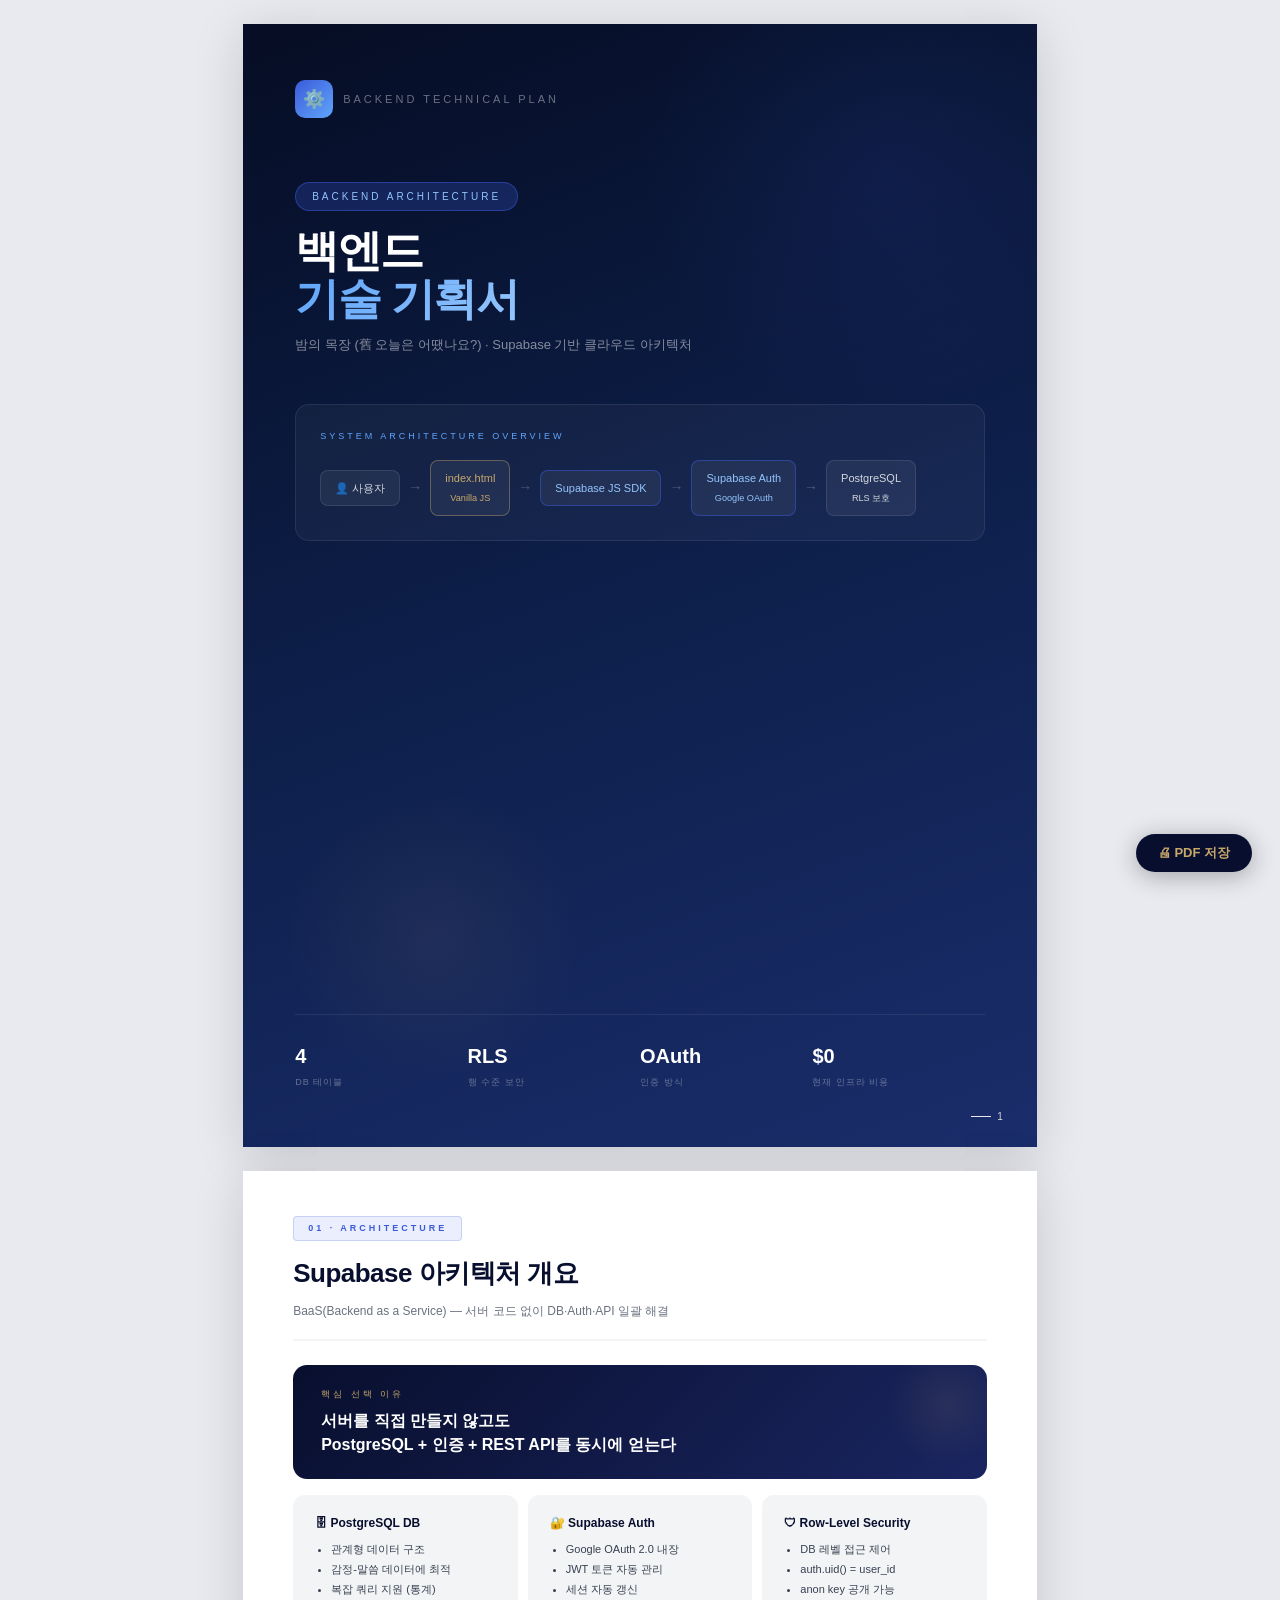
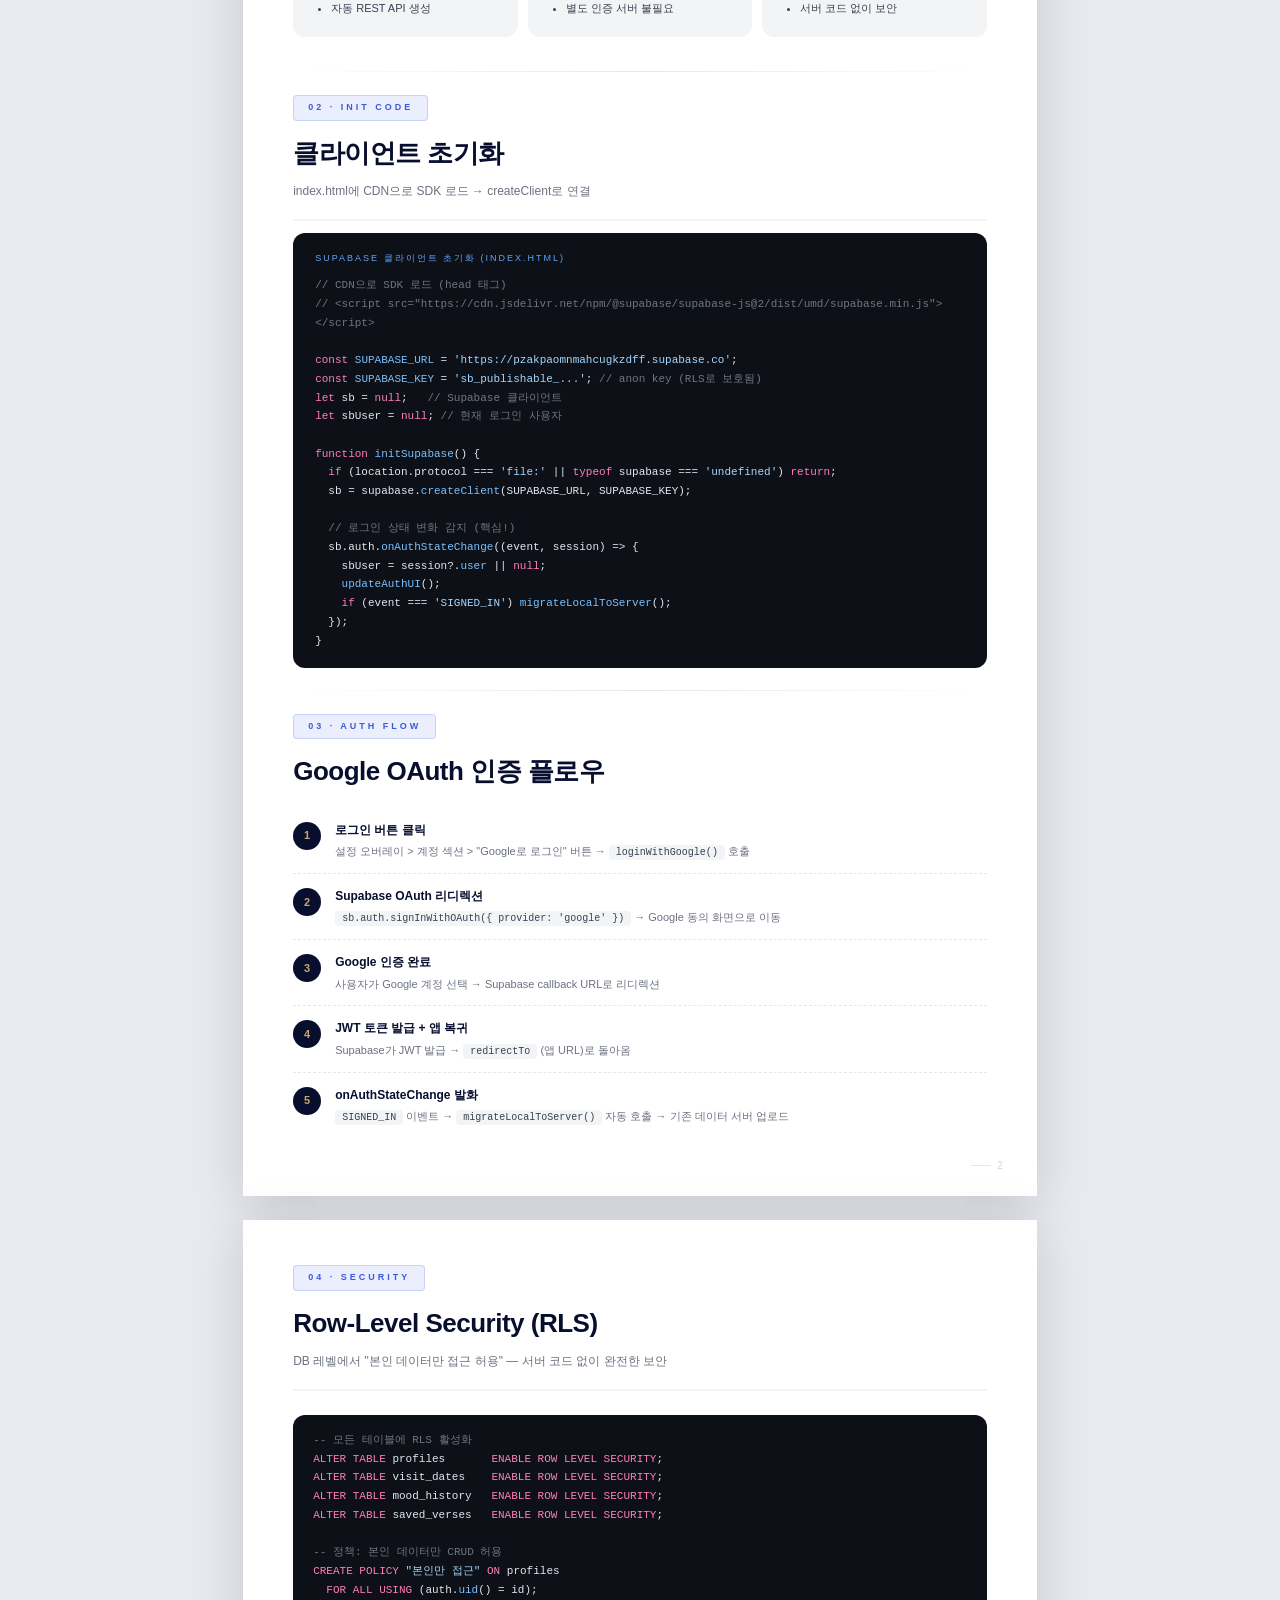
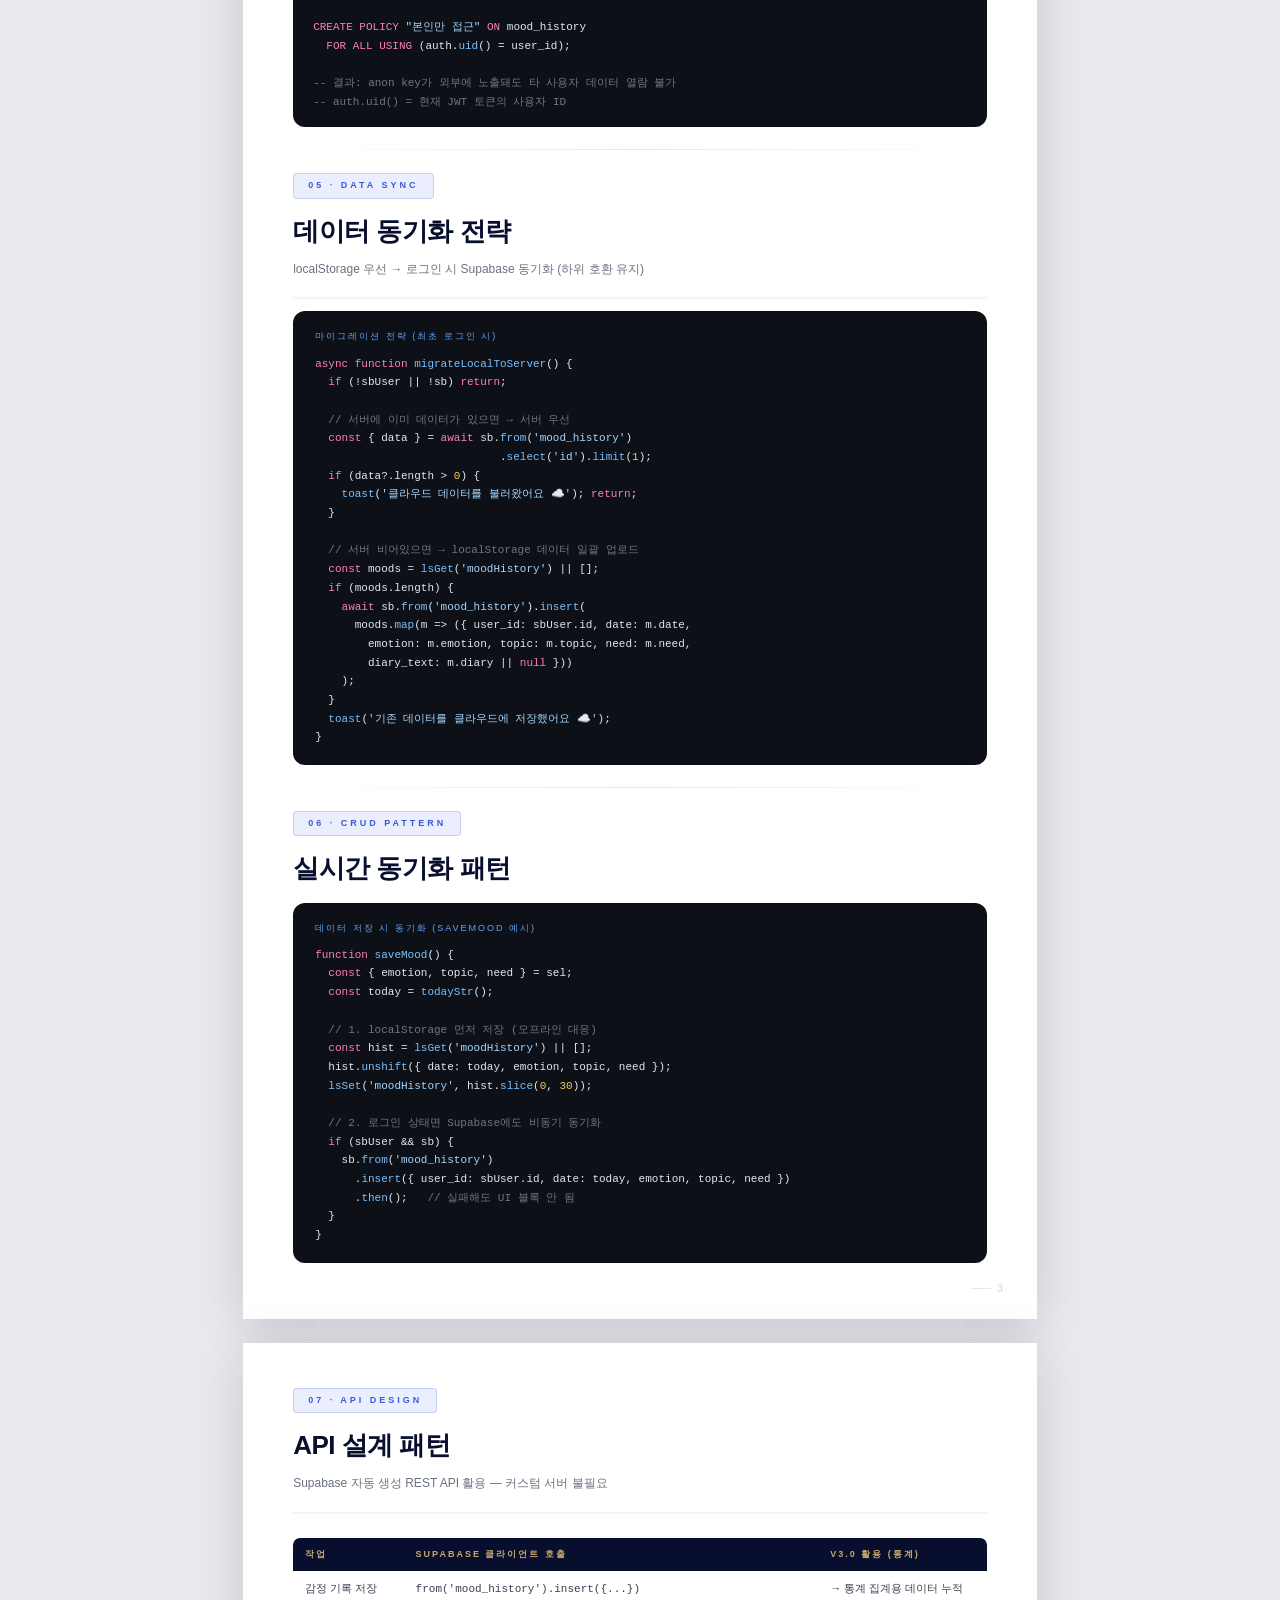
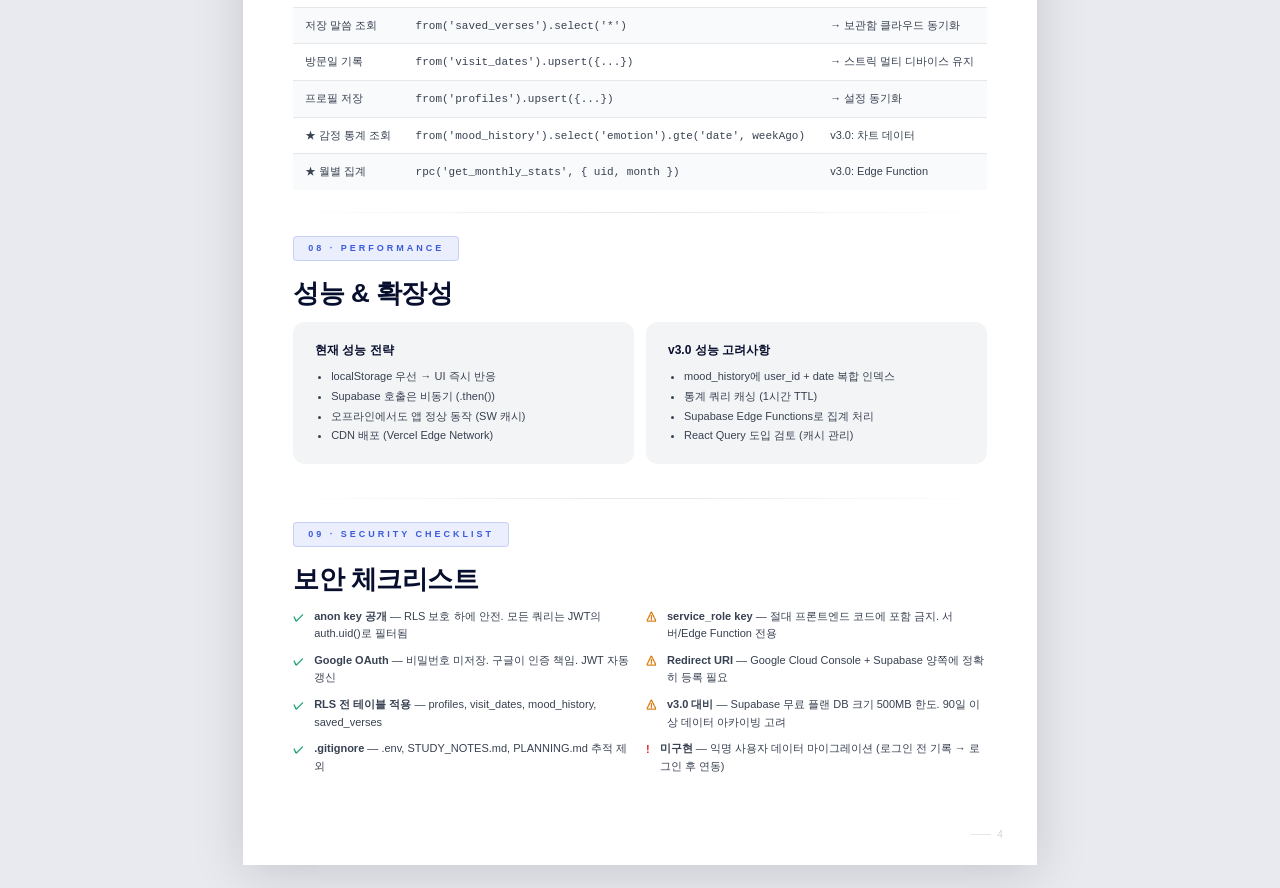
<file: docs/백엔드기획서.html>
<!DOCTYPE html>
<html lang="ko">
<head>
<meta charset="UTF-8">
<meta name="viewport" content="width=device-width, initial-scale=1.0">
<title>밤의 목장 — 백엔드 기술 기획서</title>
<style>
:root{--navy:#080f2e;--navy2:#0e1842;--navy3:#1a2560;--gold:#c8a86b;--gold2:#e8c98a;--white:#f8f6f0;--gray:#6b7280;--light:#f3f4f6;--green:#059669;--red:#dc2626;--blue:#3b5bdb;--violet:#7c3aed;}
*{margin:0;padding:0;box-sizing:border-box;}
body{font-family:'Apple SD Gothic Neo','Noto Sans KR','Malgun Gothic',sans-serif;background:#e8eaf0;color:#1a1a2e;line-height:1.7;font-size:14px;}
.print-btn{position:fixed;bottom:28px;right:28px;background:var(--navy);color:var(--gold);border:none;padding:10px 22px;border-radius:50px;font-size:13px;font-weight:700;cursor:pointer;box-shadow:0 4px 24px rgba(0,0,0,.3);z-index:999;}
.page{width:210mm;min-height:297mm;margin:24px auto;background:#fff;box-shadow:0 8px 48px rgba(0,0,0,.15);page-break-after:always;position:relative;overflow:hidden;}
.page:last-of-type{page-break-after:auto;}

/* 표지 */
.cover{min-height:297mm;background:linear-gradient(160deg,#060d24 0%,#0d1f4a 50%,#1a2d6b 100%);display:flex;flex-direction:column;justify-content:space-between;padding:56px 52px;position:relative;overflow:hidden;}
.cover-accent{position:absolute;width:500px;height:500px;border-radius:50%;background:radial-gradient(circle,rgba(59,91,219,.1),transparent 70%);top:-100px;right:-100px;}
.cover-accent2{position:absolute;width:300px;height:300px;border-radius:50%;background:radial-gradient(circle,rgba(200,168,107,.07),transparent 70%);bottom:60px;left:40px;}
.cover-chip{display:inline-block;background:rgba(59,91,219,.25);border:1px solid rgba(59,91,219,.5);color:#93c5fd;padding:5px 16px;border-radius:50px;font-size:10px;letter-spacing:3px;text-transform:uppercase;margin-bottom:16px;}
.cover-h1{font-size:44px;font-weight:900;color:#fff;letter-spacing:-1.5px;line-height:1.1;margin-bottom:10px;position:relative;}
.cover-h1 em{font-style:normal;background:linear-gradient(135deg,#60a5fa,#93c5fd);-webkit-background-clip:text;-webkit-text-fill-color:transparent;background-clip:text;}
.cover-sub{font-size:13px;color:rgba(255,255,255,.5);margin-bottom:48px;position:relative;}
.cover-arch{background:rgba(255,255,255,.04);border:1px solid rgba(255,255,255,.08);border-radius:14px;padding:24px;margin-bottom:40px;position:relative;}
.arch-title{font-size:9px;color:#60a5fa;letter-spacing:3px;text-transform:uppercase;margin-bottom:16px;}
.arch-flow{display:flex;align-items:center;gap:0;flex-wrap:wrap;}
.arch-node{background:rgba(255,255,255,.06);border:1px solid rgba(255,255,255,.1);border-radius:8px;padding:8px 14px;font-size:11px;color:rgba(255,255,255,.8);text-align:center;white-space:nowrap;}
.arch-node.gold{border-color:rgba(200,168,107,.4);color:var(--gold);}
.arch-node.blue{border-color:rgba(59,91,219,.5);color:#93c5fd;}
.arch-arr{color:rgba(255,255,255,.25);padding:0 8px;font-size:14px;}
.cover-stats{border-top:1px solid rgba(255,255,255,.08);padding-top:24px;display:grid;grid-template-columns:repeat(4,1fr);gap:0;}
.cs-num{font-size:20px;font-weight:900;color:#fff;}
.cs-lbl{font-size:9px;color:rgba(255,255,255,.35);letter-spacing:1px;text-transform:uppercase;margin-top:2px;}

/* 내부 */
.inner{padding:44px 50px;}
.sl{display:inline-flex;align-items:center;gap:8px;background:rgba(59,91,219,.1);border:1px solid rgba(59,91,219,.2);color:#3b5bdb;padding:4px 14px;border-radius:4px;font-size:9px;font-weight:700;letter-spacing:3px;text-transform:uppercase;margin-bottom:10px;}
.st{font-size:26px;font-weight:900;color:var(--navy);letter-spacing:-0.5px;margin-bottom:6px;}
.sd{font-size:12px;color:var(--gray);margin-bottom:24px;padding-bottom:18px;border-bottom:2px solid var(--light);}

/* 코드 블록 */
.code{background:#0d1117;border-radius:12px;padding:18px 22px;margin:12px 0;overflow:hidden;}
.code-title{font-size:9px;color:#60a5fa;letter-spacing:2px;text-transform:uppercase;margin-bottom:10px;}
.code pre{font-family:'SF Mono','Fira Code','Consolas',monospace;font-size:11px;line-height:1.7;color:#e2e8f0;white-space:pre-wrap;word-break:break-word;}
.kw{color:#ff7eb6;} .fn{color:#79c0ff;} .str{color:#a5d6ff;} .cm{color:#6e7681;} .num{color:#f2cc60;}

/* 플로우 다이어그램 */
.flow{display:flex;flex-direction:column;gap:0;margin:14px 0;}
.flow-step{display:flex;align-items:flex-start;gap:14px;padding:12px 0;}
.flow-step:not(:last-child){border-bottom:1px dashed #e5e7eb;}
.flow-num{width:28px;height:28px;border-radius:50%;background:var(--navy);color:var(--gold);font-size:11px;font-weight:800;display:flex;align-items:center;justify-content:center;flex-shrink:0;margin-top:2px;}
.flow-content{flex:1;}
.flow-title{font-size:12px;font-weight:700;color:var(--navy);margin-bottom:3px;}
.flow-desc{font-size:11px;color:var(--gray);line-height:1.6;}
.flow-code{font-family:monospace;font-size:10px;background:#f3f4f6;padding:2px 7px;border-radius:4px;color:#374151;}

/* 테이블 */
.tbl{width:100%;border-collapse:collapse;font-size:11px;margin-bottom:16px;}
.tbl th{background:var(--navy);color:var(--gold);padding:9px 12px;text-align:left;font-size:9px;letter-spacing:2px;text-transform:uppercase;}
.tbl th:first-child{border-radius:7px 0 0 0;}.tbl th:last-child{border-radius:0 7px 0 0;}
.tbl td{padding:8px 12px;border-bottom:1px solid #e5e7eb;color:#374151;vertical-align:top;}
.tbl tr:last-child td{border-bottom:none;}
.tbl tr:nth-child(even) td{background:#f9fafb;}

/* 카드 */
.card{background:var(--light);border-radius:12px;padding:18px 22px;margin-bottom:12px;}
.ct{font-size:12px;font-weight:700;color:var(--navy);margin-bottom:7px;}
.card p,.card li{font-size:11px;color:#374151;line-height:1.8;}
.card ul{padding-left:16px;}
.g2{display:grid;grid-template-columns:1fr 1fr;gap:12px;margin-bottom:12px;}
.g3{display:grid;grid-template-columns:1fr 1fr 1fr;gap:10px;margin-bottom:12px;}

/* 체크리스트 */
.chk{display:flex;gap:10px;align-items:flex-start;margin-bottom:9px;font-size:11px;}
.chk-ok{color:var(--green);font-weight:700;flex-shrink:0;}
.chk-warn{color:#d97706;font-weight:700;flex-shrink:0;}
.chk-x{color:var(--red);font-weight:700;flex-shrink:0;}
.chk-t{color:#374151;line-height:1.6;}

/* RLS 정책 박스 */
.rls-box{background:#0d1117;border-radius:12px;padding:16px 20px;margin:10px 0;}
.rls-box pre{font-family:'SF Mono','Fira Code',monospace;font-size:11px;color:#e2e8f0;line-height:1.7;white-space:pre-wrap;}

/* hl */
.hl{background:linear-gradient(135deg,var(--navy),var(--navy3));border-radius:14px;padding:22px 28px;color:#fff;margin-bottom:16px;position:relative;overflow:hidden;}
.hl::before{content:'';position:absolute;right:-20px;top:-20px;width:120px;height:120px;background:radial-gradient(circle,rgba(200,168,107,.1),transparent 70%);}
.hl-lbl{font-size:9px;color:var(--gold);letter-spacing:3px;text-transform:uppercase;margin-bottom:6px;}
.hl-txt{font-size:16px;font-weight:800;line-height:1.5;}

/* divider */
.div{height:1px;background:linear-gradient(90deg,transparent,#e5e7eb,transparent);margin:22px 0;}

/* pn */
.pn{position:absolute;bottom:22px;right:34px;font-size:10px;color:#d1d5db;display:flex;align-items:center;gap:6px;}
.pn::before{content:'';display:block;width:20px;height:1px;background:#e5e7eb;}

@media print{
  body{background:#fff;}
  .print-btn{display:none;}
  .page{margin:0;box-shadow:none;width:100%;}
  .cover{min-height:100vh;}
  @page{size:A4;margin:0;}
}
</style>
</head>
<body>
<button class="print-btn" onclick="window.print()">🖨 PDF 저장</button>

<!-- 표지 -->
<div class="page">
<div class="cover">
  <div class="cover-accent"></div><div class="cover-accent2"></div>
  <div>
    <div style="display:flex;align-items:center;gap:10px;margin-bottom:64px;position:relative;">
      <div style="width:38px;height:38px;background:linear-gradient(135deg,#3b5bdb,#60a5fa);border-radius:10px;display:flex;align-items:center;justify-content:center;font-size:18px;">⚙️</div>
      <span style="color:rgba(255,255,255,.4);font-size:11px;letter-spacing:3px;text-transform:uppercase;">Backend Technical Plan</span>
    </div>
    <div class="cover-chip">Backend Architecture</div>
    <div class="cover-h1">백엔드<br><em>기술 기획서</em></div>
    <div class="cover-sub">밤의 목장 (舊 오늘은 어땠나요?) · Supabase 기반 클라우드 아키텍처</div>
    <div class="cover-arch">
      <div class="arch-title">System Architecture Overview</div>
      <div class="arch-flow">
        <div class="arch-node">👤 사용자</div>
        <div class="arch-arr">→</div>
        <div class="arch-node gold">index.html<br><small>Vanilla JS</small></div>
        <div class="arch-arr">→</div>
        <div class="arch-node blue">Supabase JS SDK</div>
        <div class="arch-arr">→</div>
        <div class="arch-node blue">Supabase Auth<br><small>Google OAuth</small></div>
        <div class="arch-arr">→</div>
        <div class="arch-node">PostgreSQL<br><small>RLS 보호</small></div>
      </div>
    </div>
  </div>
  <div class="cover-stats">
    <div><div class="cs-num">4</div><div class="cs-lbl">DB 테이블</div></div>
    <div><div class="cs-num">RLS</div><div class="cs-lbl">행 수준 보안</div></div>
    <div><div class="cs-num">OAuth</div><div class="cs-lbl">인증 방식</div></div>
    <div><div class="cs-num">$0</div><div class="cs-lbl">현재 인프라 비용</div></div>
  </div>
</div>
<div class="pn">1</div>
</div>

<!-- Supabase 아키텍처 -->
<div class="page">
<div class="inner">
  <div class="sl">01 · Architecture</div>
  <div class="st">Supabase 아키텍처 개요</div>
  <div class="sd">BaaS(Backend as a Service) — 서버 코드 없이 DB·Auth·API 일괄 해결</div>

  <div class="hl">
    <div class="hl-lbl">핵심 선택 이유</div>
    <div class="hl-txt">서버를 직접 만들지 않고도<br>PostgreSQL + 인증 + REST API를 동시에 얻는다</div>
  </div>

  <div class="g3">
    <div class="card">
      <div class="ct">🗄 PostgreSQL DB</div>
      <ul>
        <li>관계형 데이터 구조</li>
        <li>감정-말씀 데이터에 최적</li>
        <li>복잡 쿼리 지원 (통계)</li>
        <li>자동 REST API 생성</li>
      </ul>
    </div>
    <div class="card">
      <div class="ct">🔐 Supabase Auth</div>
      <ul>
        <li>Google OAuth 2.0 내장</li>
        <li>JWT 토큰 자동 관리</li>
        <li>세션 자동 갱신</li>
        <li>별도 인증 서버 불필요</li>
      </ul>
    </div>
    <div class="card">
      <div class="ct">🛡 Row-Level Security</div>
      <ul>
        <li>DB 레벨 접근 제어</li>
        <li>auth.uid() = user_id</li>
        <li>anon key 공개 가능</li>
        <li>서버 코드 없이 보안</li>
      </ul>
    </div>
  </div>

  <div class="div"></div>
  <div class="sl">02 · Init Code</div>
  <div class="st">클라이언트 초기화</div>
  <div class="sd" style="margin-bottom:12px;">index.html에 CDN으로 SDK 로드 → createClient로 연결</div>

  <div class="code">
    <div class="code-title">Supabase 클라이언트 초기화 (index.html)</div>
    <pre><span class="cm">// CDN으로 SDK 로드 (head 태그)</span>
<span class="cm">// &lt;script src="https://cdn.jsdelivr.net/npm/@supabase/supabase-js@2/dist/umd/supabase.min.js"&gt;&lt;/script&gt;</span>

<span class="kw">const</span> <span class="fn">SUPABASE_URL</span> = <span class="str">'https://pzakpaomnmahcugkzdff.supabase.co'</span>;
<span class="kw">const</span> <span class="fn">SUPABASE_KEY</span> = <span class="str">'sb_publishable_...'</span>; <span class="cm">// anon key (RLS로 보호됨)</span>
<span class="kw">let</span> sb = <span class="kw">null</span>;   <span class="cm">// Supabase 클라이언트</span>
<span class="kw">let</span> sbUser = <span class="kw">null</span>; <span class="cm">// 현재 로그인 사용자</span>

<span class="kw">function</span> <span class="fn">initSupabase</span>() {
  <span class="kw">if</span> (location.protocol === <span class="str">'file:'</span> || <span class="kw">typeof</span> supabase === <span class="str">'undefined'</span>) <span class="kw">return</span>;
  sb = supabase.<span class="fn">createClient</span>(SUPABASE_URL, SUPABASE_KEY);

  <span class="cm">// 로그인 상태 변화 감지 (핵심!)</span>
  sb.auth.<span class="fn">onAuthStateChange</span>((event, session) => {
    sbUser = session?.<span class="fn">user</span> || <span class="kw">null</span>;
    <span class="fn">updateAuthUI</span>();
    <span class="kw">if</span> (event === <span class="str">'SIGNED_IN'</span>) <span class="fn">migrateLocalToServer</span>();
  });
}</pre>
  </div>

  <div class="div"></div>
  <div class="sl">03 · Auth Flow</div>
  <div class="st">Google OAuth 인증 플로우</div>

  <div class="flow">
    <div class="flow-step">
      <div class="flow-num">1</div>
      <div class="flow-content">
        <div class="flow-title">로그인 버튼 클릭</div>
        <div class="flow-desc">설정 오버레이 > 계정 섹션 > "Google로 로그인" 버튼 → <span class="flow-code">loginWithGoogle()</span> 호출</div>
      </div>
    </div>
    <div class="flow-step">
      <div class="flow-num">2</div>
      <div class="flow-content">
        <div class="flow-title">Supabase OAuth 리디렉션</div>
        <div class="flow-desc"><span class="flow-code">sb.auth.signInWithOAuth({ provider: 'google' })</span> → Google 동의 화면으로 이동</div>
      </div>
    </div>
    <div class="flow-step">
      <div class="flow-num">3</div>
      <div class="flow-content">
        <div class="flow-title">Google 인증 완료</div>
        <div class="flow-desc">사용자가 Google 계정 선택 → Supabase callback URL로 리디렉션</div>
      </div>
    </div>
    <div class="flow-step">
      <div class="flow-num">4</div>
      <div class="flow-content">
        <div class="flow-title">JWT 토큰 발급 + 앱 복귀</div>
        <div class="flow-desc">Supabase가 JWT 발급 → <span class="flow-code">redirectTo</span> (앱 URL)로 돌아옴</div>
      </div>
    </div>
    <div class="flow-step">
      <div class="flow-num">5</div>
      <div class="flow-content">
        <div class="flow-title">onAuthStateChange 발화</div>
        <div class="flow-desc"><span class="flow-code">SIGNED_IN</span> 이벤트 → <span class="flow-code">migrateLocalToServer()</span> 자동 호출 → 기존 데이터 서버 업로드</div>
      </div>
    </div>
  </div>
</div>
<div class="pn">2</div>
</div>

<!-- RLS + 데이터 동기화 -->
<div class="page">
<div class="inner">
  <div class="sl">04 · Security</div>
  <div class="st">Row-Level Security (RLS)</div>
  <div class="sd">DB 레벨에서 "본인 데이터만 접근 허용" — 서버 코드 없이 완전한 보안</div>

  <div class="rls-box">
    <pre><span class="cm">-- 모든 테이블에 RLS 활성화</span>
<span class="kw">ALTER TABLE</span> profiles       <span class="kw">ENABLE ROW LEVEL SECURITY</span>;
<span class="kw">ALTER TABLE</span> visit_dates    <span class="kw">ENABLE ROW LEVEL SECURITY</span>;
<span class="kw">ALTER TABLE</span> mood_history   <span class="kw">ENABLE ROW LEVEL SECURITY</span>;
<span class="kw">ALTER TABLE</span> saved_verses   <span class="kw">ENABLE ROW LEVEL SECURITY</span>;

<span class="cm">-- 정책: 본인 데이터만 CRUD 허용</span>
<span class="kw">CREATE POLICY</span> <span class="str">"본인만 접근"</span> <span class="kw">ON</span> profiles
  <span class="kw">FOR ALL USING</span> (auth.<span class="fn">uid</span>() = id);

<span class="kw">CREATE POLICY</span> <span class="str">"본인만 접근"</span> <span class="kw">ON</span> mood_history
  <span class="kw">FOR ALL USING</span> (auth.<span class="fn">uid</span>() = user_id);

<span class="cm">-- 결과: anon key가 외부에 노출돼도 타 사용자 데이터 열람 불가</span>
<span class="cm">-- auth.uid() = 현재 JWT 토큰의 사용자 ID</span></pre>
  </div>

  <div class="div"></div>
  <div class="sl">05 · Data Sync</div>
  <div class="st">데이터 동기화 전략</div>
  <div class="sd" style="margin-bottom:12px;">localStorage 우선 → 로그인 시 Supabase 동기화 (하위 호환 유지)</div>

  <div class="code">
    <div class="code-title">마이그레이션 전략 (최초 로그인 시)</div>
    <pre><span class="kw">async function</span> <span class="fn">migrateLocalToServer</span>() {
  <span class="kw">if</span> (!sbUser || !sb) <span class="kw">return</span>;

  <span class="cm">// 서버에 이미 데이터가 있으면 → 서버 우선</span>
  <span class="kw">const</span> { data } = <span class="kw">await</span> sb.<span class="fn">from</span>(<span class="str">'mood_history'</span>)
                            .<span class="fn">select</span>(<span class="str">'id'</span>).<span class="fn">limit</span>(<span class="num">1</span>);
  <span class="kw">if</span> (data?.length > <span class="num">0</span>) {
    <span class="fn">toast</span>(<span class="str">'클라우드 데이터를 불러왔어요 ☁️'</span>); <span class="kw">return</span>;
  }

  <span class="cm">// 서버 비어있으면 → localStorage 데이터 일괄 업로드</span>
  <span class="kw">const</span> moods = <span class="fn">lsGet</span>(<span class="str">'moodHistory'</span>) || [];
  <span class="kw">if</span> (moods.length) {
    <span class="kw">await</span> sb.<span class="fn">from</span>(<span class="str">'mood_history'</span>).<span class="fn">insert</span>(
      moods.<span class="fn">map</span>(m => ({ user_id: sbUser.id, date: m.date,
        emotion: m.emotion, topic: m.topic, need: m.need,
        diary_text: m.diary || <span class="kw">null</span> }))
    );
  }
  <span class="fn">toast</span>(<span class="str">'기존 데이터를 클라우드에 저장했어요 ☁️'</span>);
}</pre>
  </div>

  <div class="div"></div>
  <div class="sl">06 · CRUD Pattern</div>
  <div class="st">실시간 동기화 패턴</div>

  <div class="code">
    <div class="code-title">데이터 저장 시 동기화 (saveMood 예시)</div>
    <pre><span class="kw">function</span> <span class="fn">saveMood</span>() {
  <span class="kw">const</span> { emotion, topic, need } = sel;
  <span class="kw">const</span> today = <span class="fn">todayStr</span>();

  <span class="cm">// 1. localStorage 먼저 저장 (오프라인 대응)</span>
  <span class="kw">const</span> hist = <span class="fn">lsGet</span>(<span class="str">'moodHistory'</span>) || [];
  hist.<span class="fn">unshift</span>({ date: today, emotion, topic, need });
  <span class="fn">lsSet</span>(<span class="str">'moodHistory'</span>, hist.<span class="fn">slice</span>(<span class="num">0</span>, <span class="num">30</span>));

  <span class="cm">// 2. 로그인 상태면 Supabase에도 비동기 동기화</span>
  <span class="kw">if</span> (sbUser && sb) {
    sb.<span class="fn">from</span>(<span class="str">'mood_history'</span>)
      .<span class="fn">insert</span>({ user_id: sbUser.id, date: today, emotion, topic, need })
      .<span class="fn">then</span>();   <span class="cm">// 실패해도 UI 블록 안 됨</span>
  }
}</pre>
  </div>
</div>
<div class="pn">3</div>
</div>

<!-- API 설계 + 성능 + 확장성 -->
<div class="page">
<div class="inner">
  <div class="sl">07 · API Design</div>
  <div class="st">API 설계 패턴</div>
  <div class="sd">Supabase 자동 생성 REST API 활용 — 커스텀 서버 불필요</div>

  <table class="tbl">
    <thead><tr><th>작업</th><th>Supabase 클라이언트 호출</th><th>v3.0 활용 (통계)</th></tr></thead>
    <tbody>
      <tr><td>감정 기록 저장</td><td><code>from('mood_history').insert({...})</code></td><td>→ 통계 집계용 데이터 누적</td></tr>
      <tr><td>저장 말씀 조회</td><td><code>from('saved_verses').select('*')</code></td><td>→ 보관함 클라우드 동기화</td></tr>
      <tr><td>방문일 기록</td><td><code>from('visit_dates').upsert({...})</code></td><td>→ 스트릭 멀티 디바이스 유지</td></tr>
      <tr><td>프로필 저장</td><td><code>from('profiles').upsert({...})</code></td><td>→ 설정 동기화</td></tr>
      <tr><td>★ 감정 통계 조회</td><td><code>from('mood_history').select('emotion').gte('date', weekAgo)</code></td><td>v3.0: 차트 데이터</td></tr>
      <tr><td>★ 월별 집계</td><td><code>rpc('get_monthly_stats', { uid, month })</code></td><td>v3.0: Edge Function</td></tr>
    </tbody>
  </table>

  <div class="div"></div>
  <div class="sl">08 · Performance</div>
  <div class="st">성능 & 확장성</div>

  <div class="g2">
    <div class="card">
      <div class="ct">현재 성능 전략</div>
      <ul>
        <li>localStorage 우선 → UI 즉시 반응</li>
        <li>Supabase 호출은 비동기 (.then())</li>
        <li>오프라인에서도 앱 정상 동작 (SW 캐시)</li>
        <li>CDN 배포 (Vercel Edge Network)</li>
      </ul>
    </div>
    <div class="card">
      <div class="ct">v3.0 성능 고려사항</div>
      <ul>
        <li>mood_history에 user_id + date 복합 인덱스</li>
        <li>통계 쿼리 캐싱 (1시간 TTL)</li>
        <li>Supabase Edge Functions로 집계 처리</li>
        <li>React Query 도입 검토 (캐시 관리)</li>
      </ul>
    </div>
  </div>

  <div class="div"></div>
  <div class="sl">09 · Security Checklist</div>
  <div class="st">보안 체크리스트</div>

  <div class="g2">
    <div>
      <div class="chk"><span class="chk-ok">✓</span><div class="chk-t"><strong>anon key 공개</strong> — RLS 보호 하에 안전. 모든 쿼리는 JWT의 auth.uid()로 필터됨</div></div>
      <div class="chk"><span class="chk-ok">✓</span><div class="chk-t"><strong>Google OAuth</strong> — 비밀번호 미저장. 구글이 인증 책임. JWT 자동 갱신</div></div>
      <div class="chk"><span class="chk-ok">✓</span><div class="chk-t"><strong>RLS 전 테이블 적용</strong> — profiles, visit_dates, mood_history, saved_verses</div></div>
      <div class="chk"><span class="chk-ok">✓</span><div class="chk-t"><strong>.gitignore</strong> — .env, STUDY_NOTES.md, PLANNING.md 추적 제외</div></div>
    </div>
    <div>
      <div class="chk"><span class="chk-warn">⚠</span><div class="chk-t"><strong>service_role key</strong> — 절대 프론트엔드 코드에 포함 금지. 서버/Edge Function 전용</div></div>
      <div class="chk"><span class="chk-warn">⚠</span><div class="chk-t"><strong>Redirect URI</strong> — Google Cloud Console + Supabase 양쪽에 정확히 등록 필요</div></div>
      <div class="chk"><span class="chk-warn">⚠</span><div class="chk-t"><strong>v3.0 대비</strong> — Supabase 무료 플랜 DB 크기 500MB 한도. 90일 이상 데이터 아카이빙 고려</div></div>
      <div class="chk"><span class="chk-x">!</span><div class="chk-t"><strong>미구현</strong> — 익명 사용자 데이터 마이그레이션 (로그인 전 기록 → 로그인 후 연동)</div></div>
    </div>
  </div>
</div>
<div class="pn">4</div>
</div>

</body>
</html>
</file>
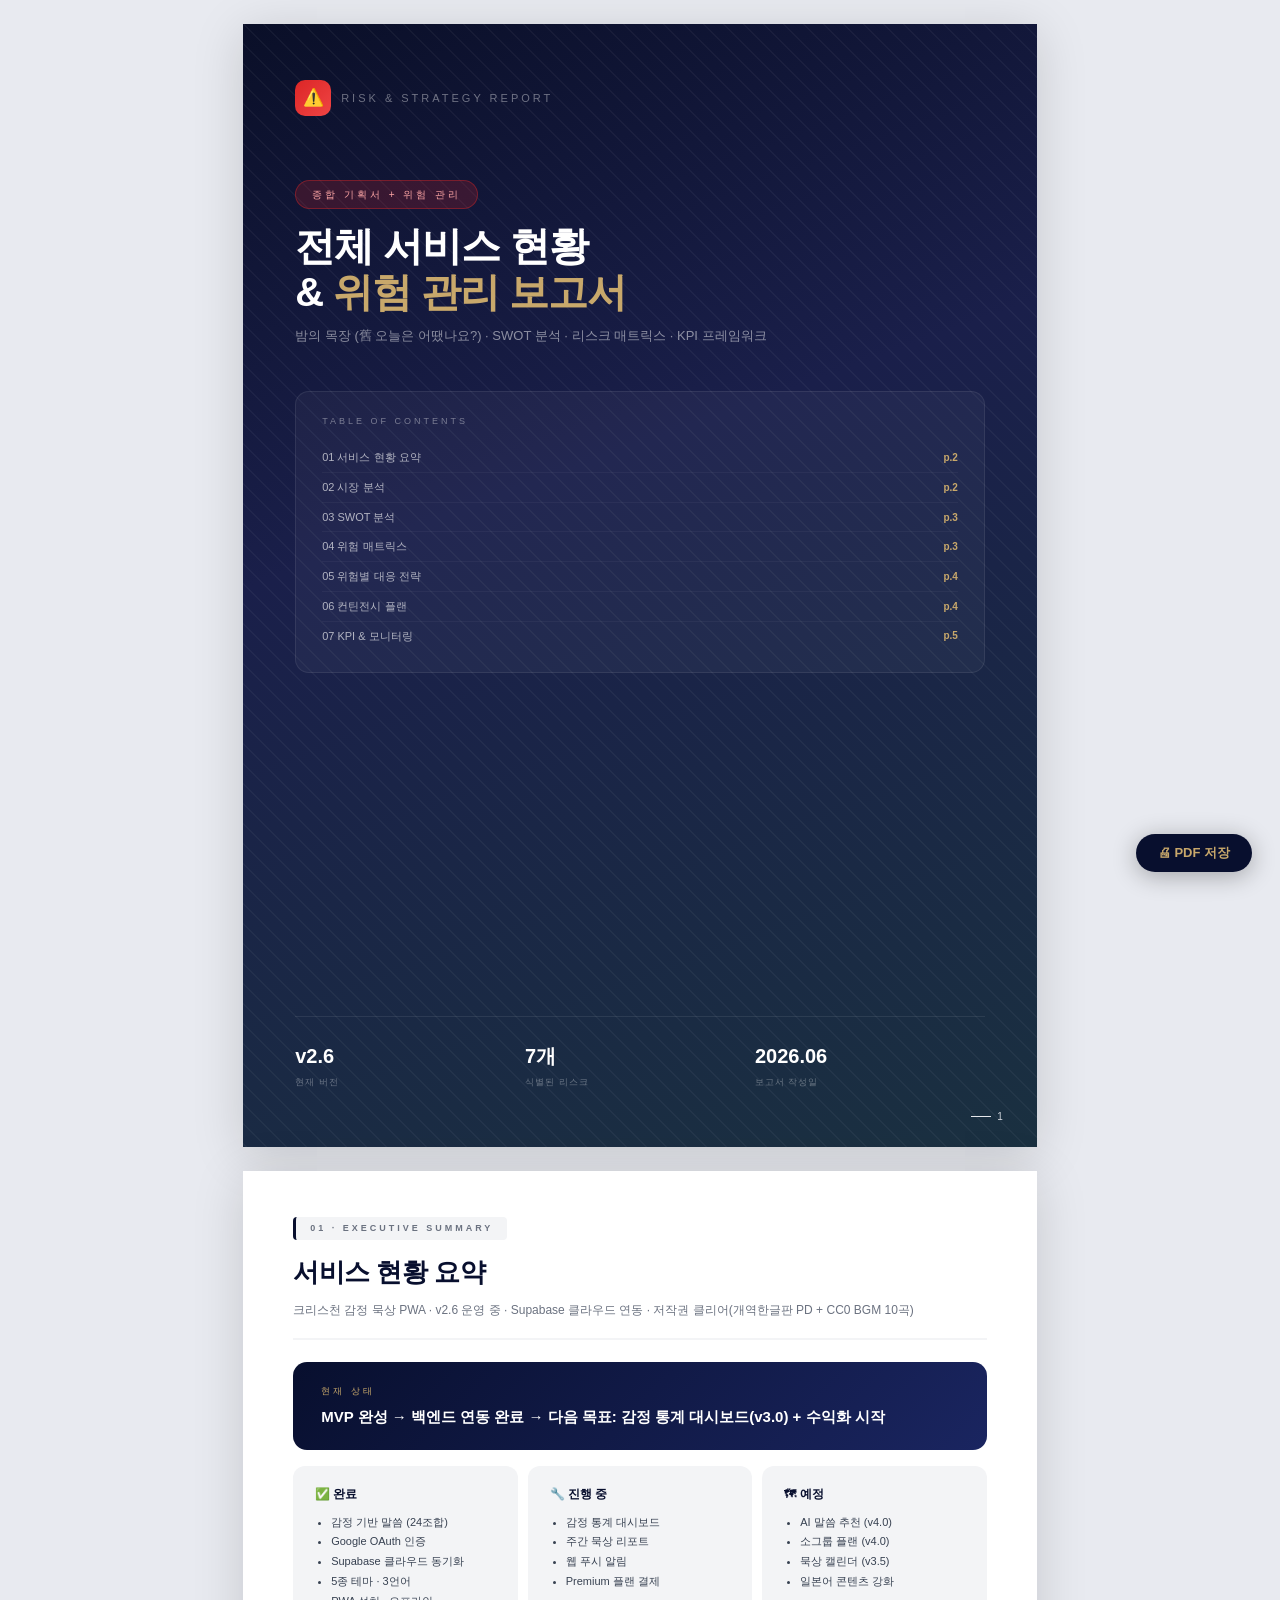
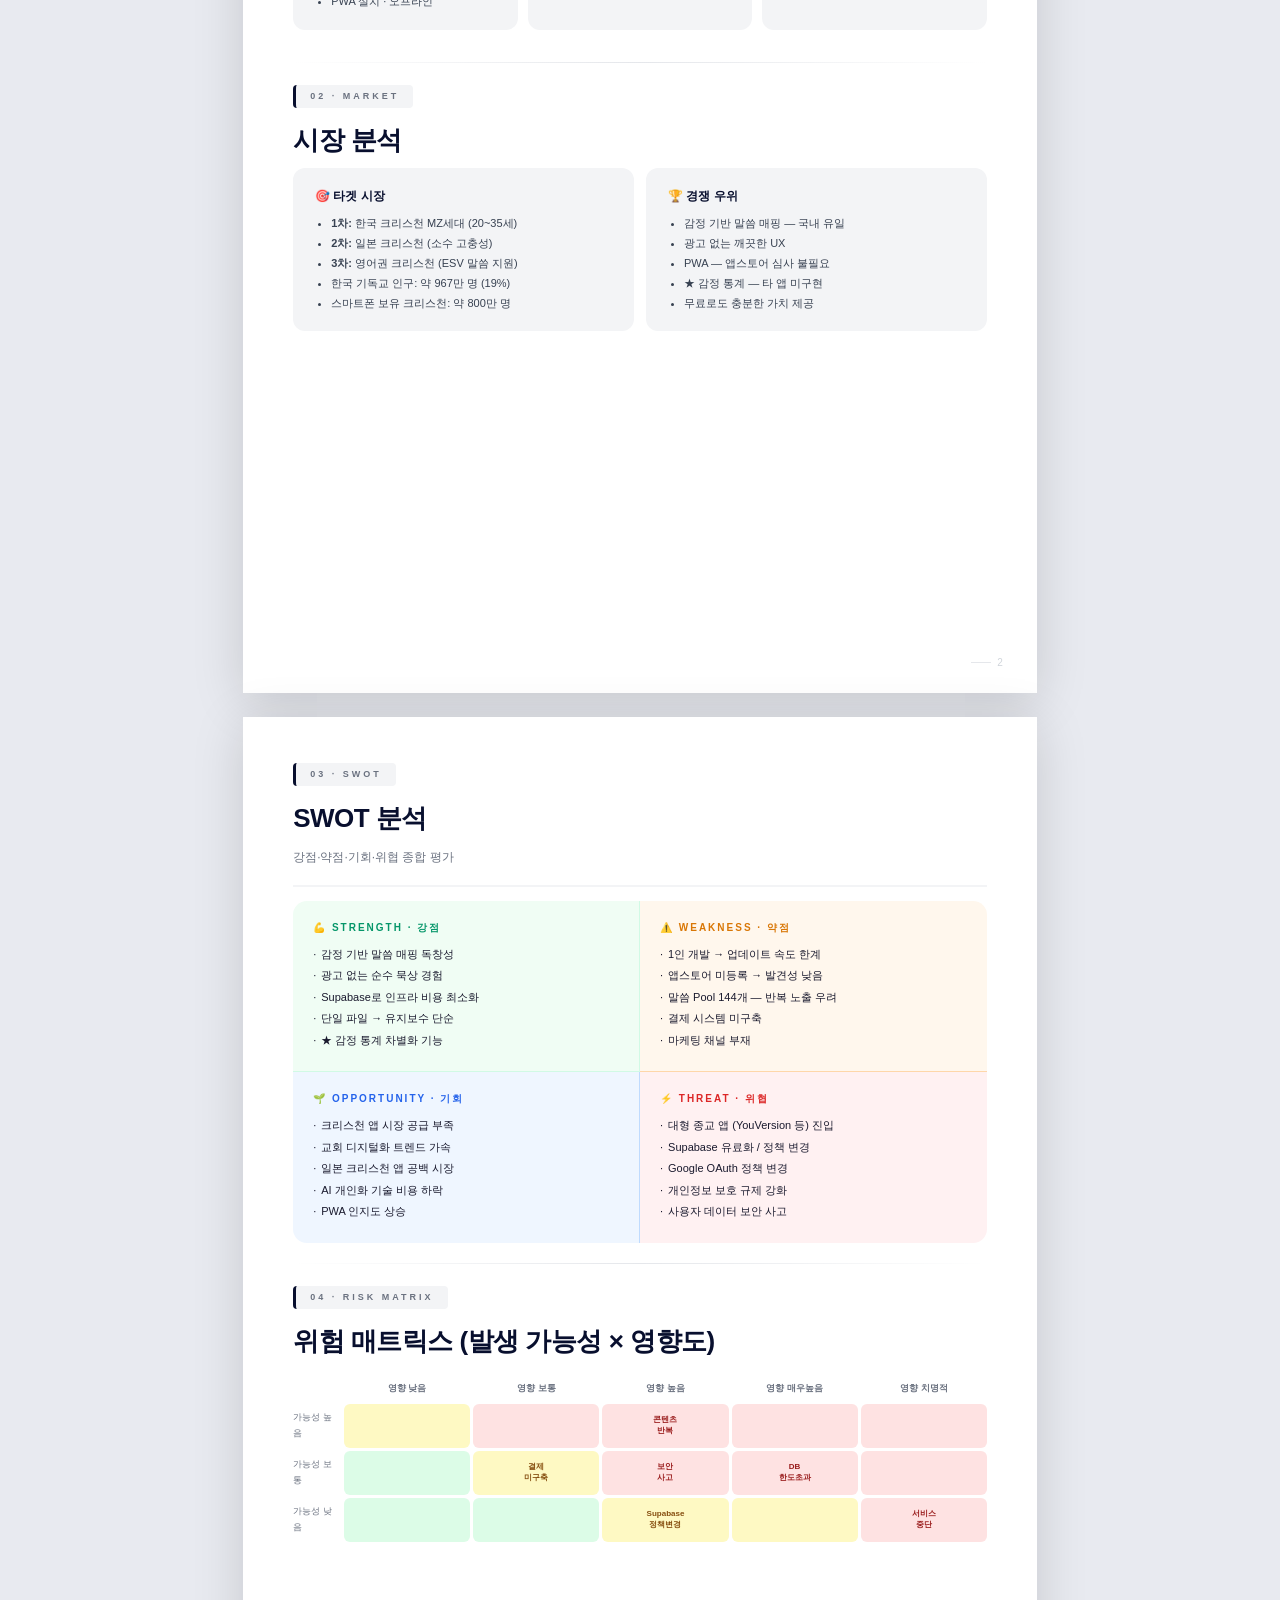
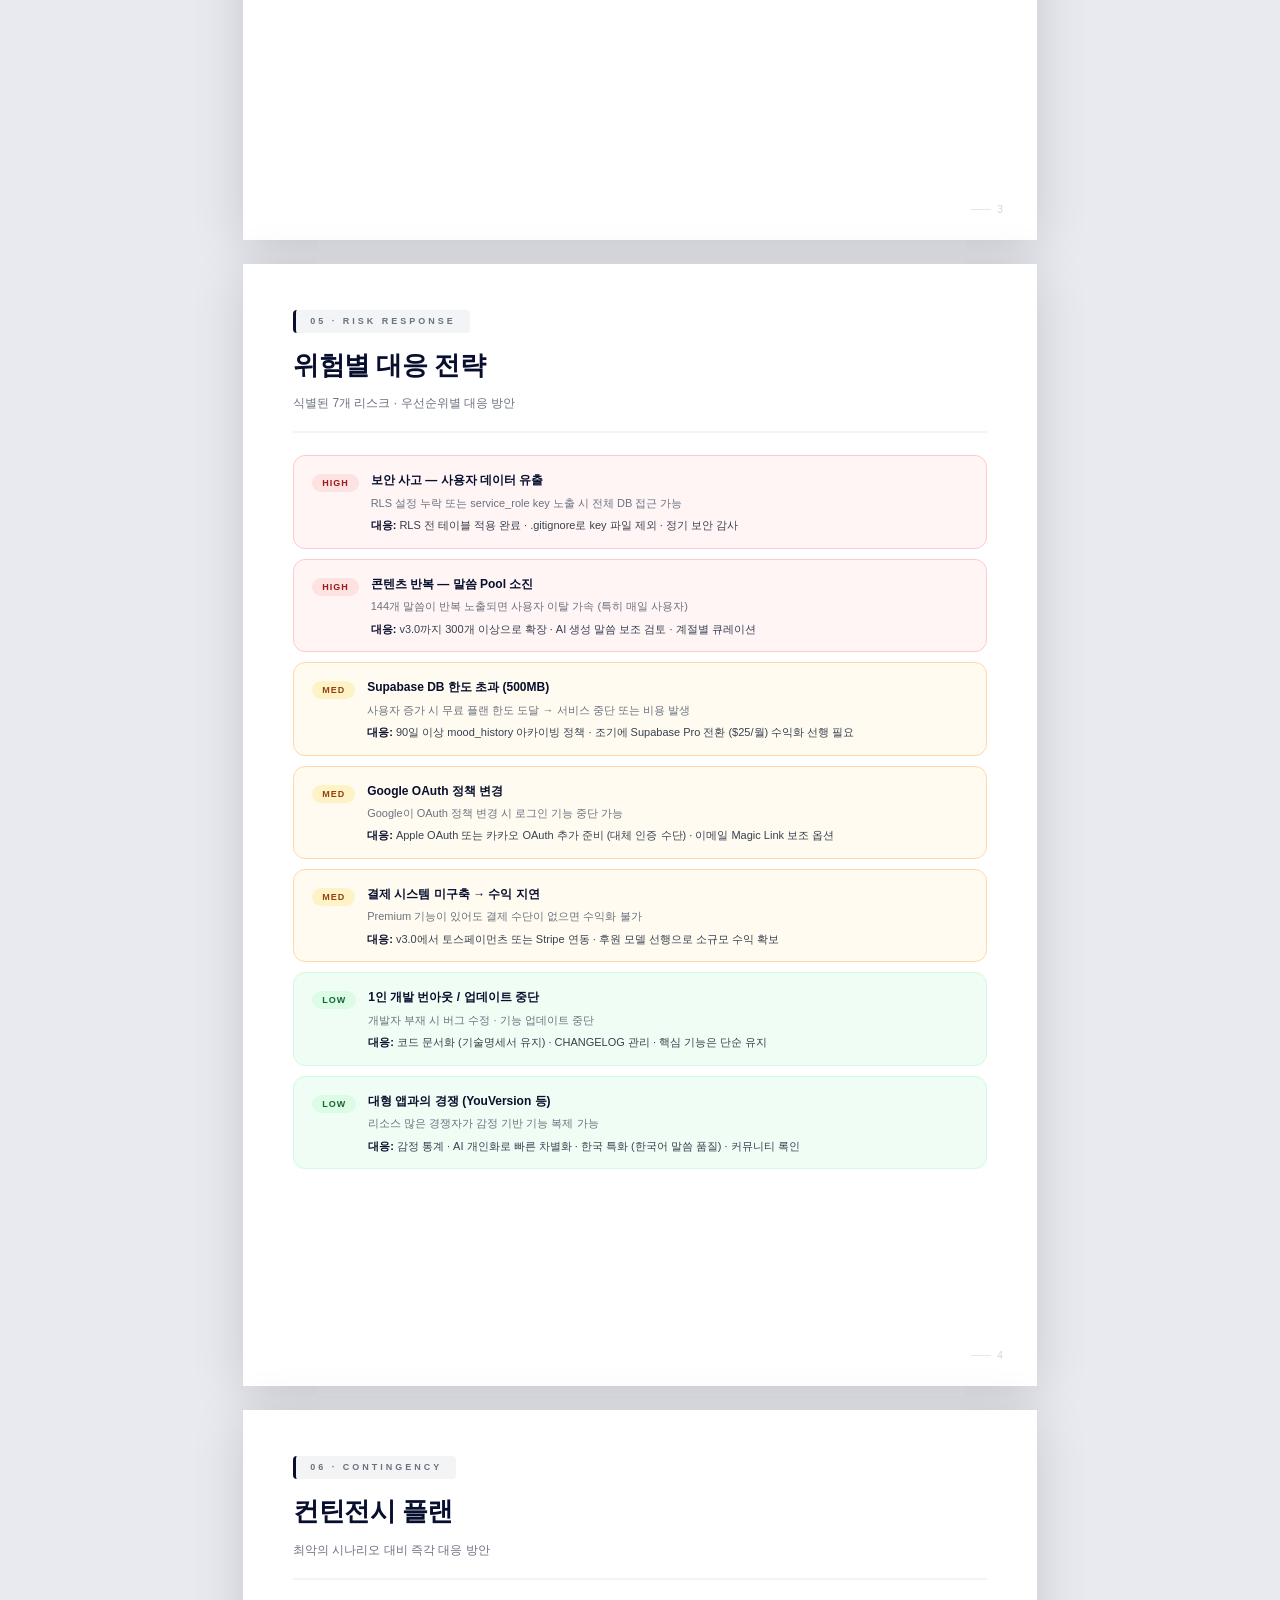
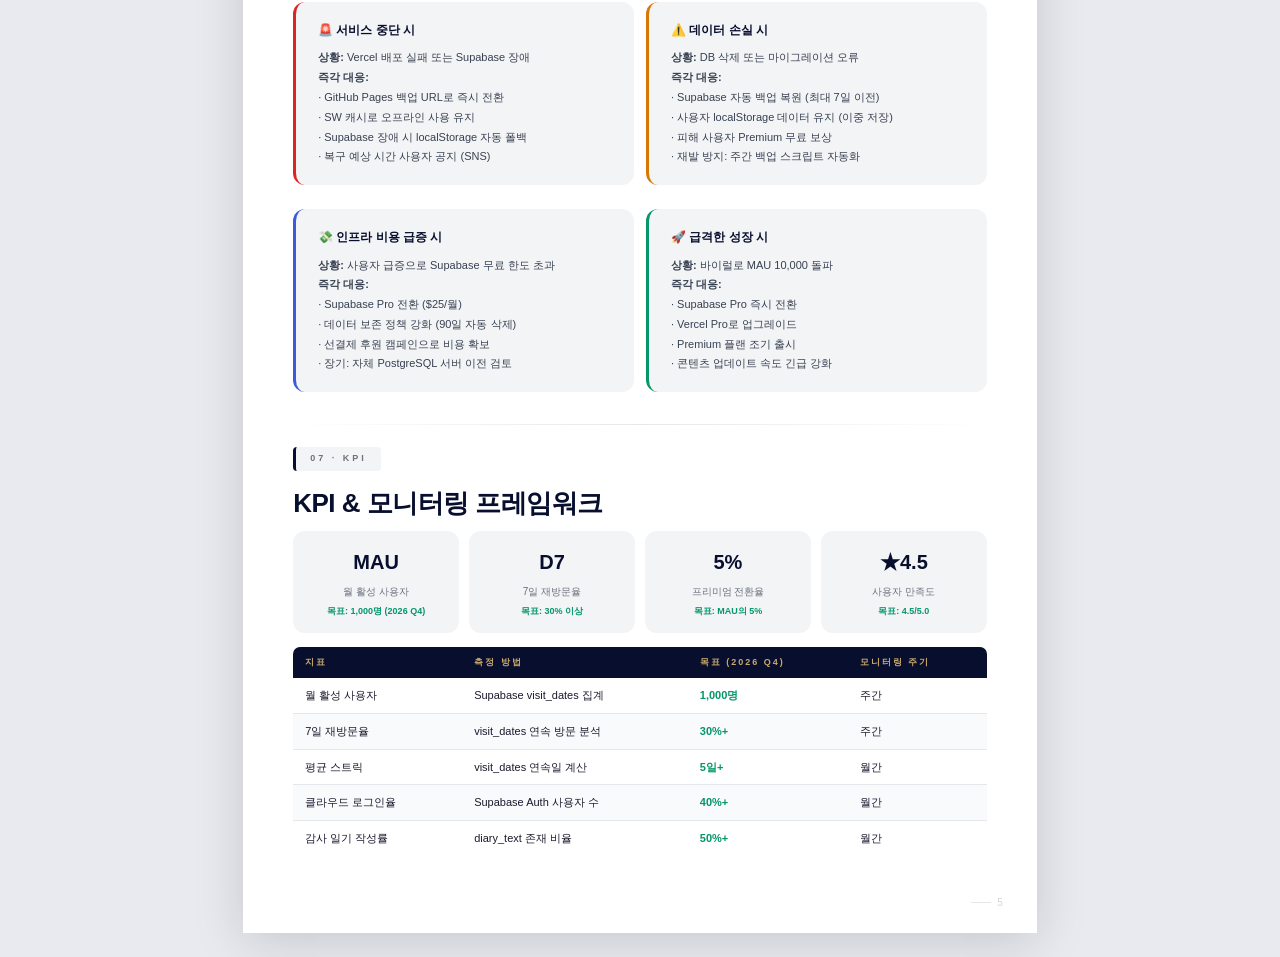
<file: docs/종합기획서_위험관리.html>
<!DOCTYPE html>
<html lang="ko">
<head>
<meta charset="UTF-8">
<meta name="viewport" content="width=device-width, initial-scale=1.0">
<title>밤의 목장 — 종합 기획서 & 위험 관리 보고서</title>
<style>
:root{--navy:#080f2e;--navy2:#0e1842;--navy3:#1a2560;--gold:#c8a86b;--gold2:#e8c98a;--gray:#6b7280;--light:#f3f4f6;--green:#059669;--red:#dc2626;--amber:#d97706;--blue:#3b5bdb;}
*{margin:0;padding:0;box-sizing:border-box;}
body{font-family:'Apple SD Gothic Neo','Noto Sans KR','Malgun Gothic',sans-serif;background:#e8eaf0;color:#1a1a2e;line-height:1.7;font-size:14px;}
.print-btn{position:fixed;bottom:28px;right:28px;background:var(--navy);color:var(--gold);border:none;padding:10px 22px;border-radius:50px;font-size:13px;font-weight:700;cursor:pointer;box-shadow:0 4px 24px rgba(0,0,0,.3);z-index:999;}
.page{width:210mm;min-height:297mm;margin:24px auto;background:#fff;box-shadow:0 8px 48px rgba(0,0,0,.15);page-break-after:always;position:relative;overflow:hidden;}
.page:last-of-type{page-break-after:auto;}

/* 표지 */
.cover{min-height:297mm;display:flex;flex-direction:column;justify-content:space-between;padding:56px 52px;position:relative;overflow:hidden;}
.cover-bg{position:absolute;inset:0;background:linear-gradient(160deg,#0a0f28 0%,#1a1f4a 40%,#1a3040 100%);}
.cover-pattern{position:absolute;inset:0;opacity:.04;background-image:repeating-linear-gradient(45deg,#fff 0,#fff 1px,transparent 0,transparent 50%);background-size:20px 20px;}
.c-rel{position:relative;}
.cover-badge{display:inline-block;background:rgba(220,38,38,.2);border:1px solid rgba(220,38,38,.4);color:#fca5a5;padding:5px 16px;border-radius:50px;font-size:10px;letter-spacing:3px;text-transform:uppercase;margin-bottom:14px;}
.cover-h1{font-size:40px;font-weight:900;color:#fff;letter-spacing:-1px;line-height:1.15;margin-bottom:10px;}
.cover-h1 em{font-style:normal;color:var(--gold);}
.cover-sub{font-size:13px;color:rgba(255,255,255,.5);margin-bottom:44px;}
.cover-toc{background:rgba(255,255,255,.04);border:1px solid rgba(255,255,255,.08);border-radius:14px;padding:22px 26px;margin-bottom:40px;}
.toc-title{font-size:9px;color:rgba(255,255,255,.4);letter-spacing:3px;text-transform:uppercase;margin-bottom:14px;}
.toc-item{display:flex;align-items:center;justify-content:space-between;padding:5px 0;border-bottom:1px solid rgba(255,255,255,.04);font-size:11px;color:rgba(255,255,255,.65);}
.toc-item:last-child{border-bottom:none;}
.toc-num{color:var(--gold);font-size:10px;font-weight:700;}
.cover-footer{border-top:1px solid rgba(255,255,255,.08);padding-top:22px;display:grid;grid-template-columns:repeat(3,1fr);gap:0;}
.cf-num{font-size:20px;font-weight:900;color:#fff;}
.cf-lbl{font-size:9px;color:rgba(255,255,255,.35);letter-spacing:1px;text-transform:uppercase;margin-top:2px;}

/* 내부 */
.inner{padding:44px 50px;}
.sl{display:inline-flex;align-items:center;gap:8px;background:var(--light);color:var(--gray);padding:4px 14px;border-radius:4px;font-size:9px;font-weight:700;letter-spacing:3px;text-transform:uppercase;margin-bottom:10px;border-left:3px solid var(--navy);}
.st{font-size:26px;font-weight:900;color:var(--navy);letter-spacing:-0.5px;margin-bottom:6px;}
.sd{font-size:12px;color:var(--gray);margin-bottom:22px;padding-bottom:18px;border-bottom:2px solid var(--light);}
.div{height:1px;background:linear-gradient(90deg,transparent,#e5e7eb,transparent);margin:20px 0;}
.g2{display:grid;grid-template-columns:1fr 1fr;gap:12px;margin-bottom:12px;}
.g3{display:grid;grid-template-columns:1fr 1fr 1fr;gap:10px;margin-bottom:12px;}
.card{background:var(--light);border-radius:12px;padding:18px 22px;margin-bottom:12px;}
.ct{font-size:12px;font-weight:700;color:var(--navy);margin-bottom:8px;}
.card p,.card li{font-size:11px;color:#374151;line-height:1.8;}
.card ul{padding-left:16px;}
.hl{background:linear-gradient(135deg,var(--navy),var(--navy3));border-radius:14px;padding:22px 28px;color:#fff;margin-bottom:16px;}
.hl-lbl{font-size:9px;color:var(--gold);letter-spacing:3px;text-transform:uppercase;margin-bottom:6px;}
.hl-txt{font-size:15px;font-weight:800;line-height:1.5;}
.pn{position:absolute;bottom:22px;right:34px;font-size:10px;color:#d1d5db;display:flex;align-items:center;gap:6px;}
.pn::before{content:'';display:block;width:20px;height:1px;background:#e5e7eb;}

/* SWOT */
.swot{display:grid;grid-template-columns:1fr 1fr;gap:0;border-radius:14px;overflow:hidden;margin-bottom:16px;}
.swot-cell{padding:18px 20px;}
.sw-s{background:#f0fdf4;border-right:1px solid #d1fae5;border-bottom:1px solid #d1fae5;}
.sw-w{background:#fff7ed;border-bottom:1px solid #fed7aa;}
.sw-o{background:#eff6ff;border-right:1px solid #bfdbfe;}
.sw-t{background:#fff1f2;border:none;}
.swot-label{font-size:10px;font-weight:800;letter-spacing:2px;text-transform:uppercase;margin-bottom:10px;}
.sw-s .swot-label{color:#059669;}
.sw-w .swot-label{color:#d97706;}
.sw-o .swot-label{color:#2563eb;}
.sw-t .swot-label{color:#dc2626;}
.swot-item{font-size:11px;margin-bottom:5px;display:flex;gap:5px;line-height:1.5;}
.swot-item::before{content:'·';color:inherit;flex-shrink:0;}

/* 위험 매트릭스 */
.risk-matrix{margin:14px 0;}
.risk-title{font-size:11px;font-weight:700;color:var(--navy);margin-bottom:12px;}
.matrix-grid{display:grid;grid-template-columns:48px repeat(5,1fr);gap:3px;}
.m-hd{font-size:9px;font-weight:700;color:var(--gray);text-align:center;padding:4px 0;}
.m-lbl{font-size:9px;color:var(--gray);display:flex;align-items:center;justify-content:flex-end;padding-right:6px;}
.m-cell{border-radius:6px;height:44px;display:flex;align-items:center;justify-content:center;font-size:9px;font-weight:700;text-align:center;padding:2px;}
.m-low{background:#dcfce7;color:#166534;}
.m-mid{background:#fef9c3;color:#854d0e;}
.m-high{background:#fee2e2;color:#991b1b;}
.m-dot{font-size:8px;line-height:1.3;}

/* 위험 항목 */
.risk-item{border:1.5px solid #e5e7eb;border-radius:12px;padding:14px 18px;margin-bottom:10px;display:grid;grid-template-columns:auto 1fr auto;gap:12px;align-items:start;}
.risk-item.high{border-color:#fecaca;background:#fff5f5;}
.risk-item.mid{border-color:#fed7aa;background:#fffbf0;}
.risk-item.low{border-color:#d1fae5;background:#f0fdf4;}
.risk-level{padding:4px 10px;border-radius:50px;font-size:9px;font-weight:800;letter-spacing:1px;text-transform:uppercase;white-space:nowrap;}
.rl-high{background:#fee2e2;color:#991b1b;}
.rl-mid{background:#fef3c7;color:#92400e;}
.rl-low{background:#dcfce7;color:#166534;}
.risk-content{}
.risk-name{font-size:12px;font-weight:700;color:var(--navy);margin-bottom:4px;}
.risk-desc{font-size:11px;color:var(--gray);margin-bottom:6px;line-height:1.5;}
.risk-mit{font-size:11px;color:#374151;line-height:1.5;}
.risk-mit strong{color:var(--navy);}

/* KPI */
.kpi-grid{display:grid;grid-template-columns:repeat(4,1fr);gap:10px;margin-bottom:14px;}
.kpi-card{background:var(--light);border-radius:12px;padding:14px 16px;text-align:center;}
.kpi-val{font-size:20px;font-weight:900;color:var(--navy);margin-bottom:4px;}
.kpi-lbl{font-size:10px;color:var(--gray);}
.kpi-target{font-size:9px;color:var(--green);margin-top:4px;font-weight:700;}

@media print{
  body{background:#fff;}
  .print-btn{display:none;}
  .page{margin:0;box-shadow:none;width:100%;}
  .cover{min-height:100vh;}
  @page{size:A4;margin:0;}
}
</style>
</head>
<body>
<button class="print-btn" onclick="window.print()">🖨 PDF 저장</button>

<!-- 표지 -->
<div class="page">
<div class="cover">
  <div class="cover-bg"></div><div class="cover-pattern"></div>
  <div class="c-rel">
    <div style="display:flex;align-items:center;gap:10px;margin-bottom:64px;">
      <div style="width:36px;height:36px;background:linear-gradient(135deg,#dc2626,#ef4444);border-radius:10px;display:flex;align-items:center;justify-content:center;font-size:17px;">⚠️</div>
      <span style="color:rgba(255,255,255,.4);font-size:11px;letter-spacing:3px;text-transform:uppercase;">Risk & Strategy Report</span>
    </div>
    <div class="cover-badge">종합 기획서 + 위험 관리</div>
    <div class="cover-h1">전체 서비스 현황<br>& <em>위험 관리 보고서</em></div>
    <div class="cover-sub">밤의 목장 (舊 오늘은 어땠나요?) · SWOT 분석 · 리스크 매트릭스 · KPI 프레임워크</div>
    <div class="cover-toc">
      <div class="toc-title">Table of Contents</div>
      <div class="toc-item"><span>01 서비스 현황 요약</span><span class="toc-num">p.2</span></div>
      <div class="toc-item"><span>02 시장 분석</span><span class="toc-num">p.2</span></div>
      <div class="toc-item"><span>03 SWOT 분석</span><span class="toc-num">p.3</span></div>
      <div class="toc-item"><span>04 위험 매트릭스</span><span class="toc-num">p.3</span></div>
      <div class="toc-item"><span>05 위험별 대응 전략</span><span class="toc-num">p.4</span></div>
      <div class="toc-item"><span>06 컨틴전시 플랜</span><span class="toc-num">p.4</span></div>
      <div class="toc-item"><span>07 KPI & 모니터링</span><span class="toc-num">p.5</span></div>
    </div>
  </div>
  <div class="c-rel">
    <div class="cover-footer">
      <div><div class="cf-num">v2.6</div><div class="cf-lbl">현재 버전</div></div>
      <div><div class="cf-num">7개</div><div class="cf-lbl">식별된 리스크</div></div>
      <div><div class="cf-num">2026.06</div><div class="cf-lbl">보고서 작성일</div></div>
    </div>
  </div>
</div>
<div class="pn">1</div>
</div>

<!-- 현황 + 시장 분석 -->
<div class="page">
<div class="inner">
  <div class="sl">01 · Executive Summary</div>
  <div class="st">서비스 현황 요약</div>
  <div class="sd">크리스천 감정 묵상 PWA · v2.6 운영 중 · Supabase 클라우드 연동 · 저작권 클리어(개역한글판 PD + CC0 BGM 10곡)</div>

  <div class="hl">
    <div class="hl-lbl">현재 상태</div>
    <div class="hl-txt">MVP 완성 → 백엔드 연동 완료 → 다음 목표: 감정 통계 대시보드(v3.0) + 수익화 시작</div>
  </div>

  <div class="g3">
    <div class="card"><div class="ct">✅ 완료</div><ul><li>감정 기반 말씀 (24조합)</li><li>Google OAuth 인증</li><li>Supabase 클라우드 동기화</li><li>5종 테마 · 3언어</li><li>PWA 설치 · 오프라인</li></ul></div>
    <div class="card"><div class="ct">🔧 진행 중</div><ul><li>감정 통계 대시보드</li><li>주간 묵상 리포트</li><li>웹 푸시 알림</li><li>Premium 플랜 결제</li></ul></div>
    <div class="card"><div class="ct">🗺 예정</div><ul><li>AI 말씀 추천 (v4.0)</li><li>소그룹 플랜 (v4.0)</li><li>묵상 캘린더 (v3.5)</li><li>일본어 콘텐츠 강화</li></ul></div>
  </div>

  <div class="div"></div>
  <div class="sl">02 · Market</div>
  <div class="st">시장 분석</div>

  <div class="g2">
    <div class="card">
      <div class="ct">🎯 타겟 시장</div>
      <ul>
        <li><strong>1차:</strong> 한국 크리스천 MZ세대 (20~35세)</li>
        <li><strong>2차:</strong> 일본 크리스천 (소수 고충성)</li>
        <li><strong>3차:</strong> 영어권 크리스천 (ESV 말씀 지원)</li>
        <li>한국 기독교 인구: 약 967만 명 (19%)</li>
        <li>스마트폰 보유 크리스천: 약 800만 명</li>
      </ul>
    </div>
    <div class="card">
      <div class="ct">🏆 경쟁 우위</div>
      <ul>
        <li>감정 기반 말씀 매핑 — 국내 유일</li>
        <li>광고 없는 깨끗한 UX</li>
        <li>PWA — 앱스토어 심사 불필요</li>
        <li>★ 감정 통계 — 타 앱 미구현</li>
        <li>무료로도 충분한 가치 제공</li>
      </ul>
    </div>
  </div>
</div>
<div class="pn">2</div>
</div>

<!-- SWOT + 리스크 매트릭스 -->
<div class="page">
<div class="inner">
  <div class="sl">03 · SWOT</div>
  <div class="st">SWOT 분석</div>
  <div class="sd" style="margin-bottom:14px;">강점·약점·기회·위협 종합 평가</div>

  <div class="swot">
    <div class="swot-cell sw-s">
      <div class="swot-label">💪 Strength · 강점</div>
      <div class="swot-item">감정 기반 말씀 매핑 독창성</div>
      <div class="swot-item">광고 없는 순수 묵상 경험</div>
      <div class="swot-item">Supabase로 인프라 비용 최소화</div>
      <div class="swot-item">단일 파일 → 유지보수 단순</div>
      <div class="swot-item">★ 감정 통계 차별화 기능</div>
    </div>
    <div class="swot-cell sw-w">
      <div class="swot-label">⚠️ Weakness · 약점</div>
      <div class="swot-item">1인 개발 → 업데이트 속도 한계</div>
      <div class="swot-item">앱스토어 미등록 → 발견성 낮음</div>
      <div class="swot-item">말씀 Pool 144개 — 반복 노출 우려</div>
      <div class="swot-item">결제 시스템 미구축</div>
      <div class="swot-item">마케팅 채널 부재</div>
    </div>
    <div class="swot-cell sw-o">
      <div class="swot-label">🌱 Opportunity · 기회</div>
      <div class="swot-item">크리스천 앱 시장 공급 부족</div>
      <div class="swot-item">교회 디지털화 트렌드 가속</div>
      <div class="swot-item">일본 크리스천 앱 공백 시장</div>
      <div class="swot-item">AI 개인화 기술 비용 하락</div>
      <div class="swot-item">PWA 인지도 상승</div>
    </div>
    <div class="swot-cell sw-t">
      <div class="swot-label">⚡ Threat · 위협</div>
      <div class="swot-item">대형 종교 앱 (YouVersion 등) 진입</div>
      <div class="swot-item">Supabase 유료화 / 정책 변경</div>
      <div class="swot-item">Google OAuth 정책 변경</div>
      <div class="swot-item">개인정보 보호 규제 강화</div>
      <div class="swot-item">사용자 데이터 보안 사고</div>
    </div>
  </div>

  <div class="div"></div>
  <div class="sl">04 · Risk Matrix</div>
  <div class="st">위험 매트릭스 (발생 가능성 × 영향도)</div>

  <div class="risk-matrix">
    <div class="matrix-grid">
      <div class="m-hd"></div>
      <div class="m-hd">영향 낮음</div><div class="m-hd">영향 보통</div><div class="m-hd">영향 높음</div><div class="m-hd">영향 매우높음</div><div class="m-hd">영향 치명적</div>
      <div class="m-lbl">가능성 높음</div>
      <div class="m-cell m-mid"></div><div class="m-cell m-high"></div><div class="m-cell m-high"><div class="m-dot">콘텐츠<br>반복</div></div><div class="m-cell m-high"></div><div class="m-cell m-high"></div>
      <div class="m-lbl">가능성 보통</div>
      <div class="m-cell m-low"></div><div class="m-cell m-mid"><div class="m-dot">결제<br>미구축</div></div><div class="m-cell m-high"><div class="m-dot">보안<br>사고</div></div><div class="m-cell m-high"><div class="m-dot">DB<br>한도초과</div></div><div class="m-cell m-high"></div>
      <div class="m-lbl">가능성 낮음</div>
      <div class="m-cell m-low"></div><div class="m-cell m-low"></div><div class="m-cell m-mid"><div class="m-dot">Supabase<br>정책변경</div></div><div class="m-cell m-mid"></div><div class="m-cell m-high"><div class="m-dot">서비스<br>중단</div></div>
    </div>
  </div>
</div>
<div class="pn">3</div>
</div>

<!-- 위험 대응 전략 -->
<div class="page">
<div class="inner">
  <div class="sl">05 · Risk Response</div>
  <div class="st">위험별 대응 전략</div>
  <div class="sd">식별된 7개 리스크 · 우선순위별 대응 방안</div>

  <div class="risk-item high">
    <div><span class="risk-level rl-high">HIGH</span></div>
    <div class="risk-content">
      <div class="risk-name">보안 사고 — 사용자 데이터 유출</div>
      <div class="risk-desc">RLS 설정 누락 또는 service_role key 노출 시 전체 DB 접근 가능</div>
      <div class="risk-mit"><strong>대응:</strong> RLS 전 테이블 적용 완료 · .gitignore로 key 파일 제외 · 정기 보안 감사</div>
    </div>
  </div>

  <div class="risk-item high">
    <div><span class="risk-level rl-high">HIGH</span></div>
    <div class="risk-content">
      <div class="risk-name">콘텐츠 반복 — 말씀 Pool 소진</div>
      <div class="risk-desc">144개 말씀이 반복 노출되면 사용자 이탈 가속 (특히 매일 사용자)</div>
      <div class="risk-mit"><strong>대응:</strong> v3.0까지 300개 이상으로 확장 · AI 생성 말씀 보조 검토 · 계절별 큐레이션</div>
    </div>
  </div>

  <div class="risk-item mid">
    <div><span class="risk-level rl-mid">MED</span></div>
    <div class="risk-content">
      <div class="risk-name">Supabase DB 한도 초과 (500MB)</div>
      <div class="risk-desc">사용자 증가 시 무료 플랜 한도 도달 → 서비스 중단 또는 비용 발생</div>
      <div class="risk-mit"><strong>대응:</strong> 90일 이상 mood_history 아카이빙 정책 · 조기에 Supabase Pro 전환 ($25/월) 수익화 선행 필요</div>
    </div>
  </div>

  <div class="risk-item mid">
    <div><span class="risk-level rl-mid">MED</span></div>
    <div class="risk-content">
      <div class="risk-name">Google OAuth 정책 변경</div>
      <div class="risk-desc">Google이 OAuth 정책 변경 시 로그인 기능 중단 가능</div>
      <div class="risk-mit"><strong>대응:</strong> Apple OAuth 또는 카카오 OAuth 추가 준비 (대체 인증 수단) · 이메일 Magic Link 보조 옵션</div>
    </div>
  </div>

  <div class="risk-item mid">
    <div><span class="risk-level rl-mid">MED</span></div>
    <div class="risk-content">
      <div class="risk-name">결제 시스템 미구축 → 수익 지연</div>
      <div class="risk-desc">Premium 기능이 있어도 결제 수단이 없으면 수익화 불가</div>
      <div class="risk-mit"><strong>대응:</strong> v3.0에서 토스페이먼츠 또는 Stripe 연동 · 후원 모델 선행으로 소규모 수익 확보</div>
    </div>
  </div>

  <div class="risk-item low">
    <div><span class="risk-level rl-low">LOW</span></div>
    <div class="risk-content">
      <div class="risk-name">1인 개발 번아웃 / 업데이트 중단</div>
      <div class="risk-desc">개발자 부재 시 버그 수정 · 기능 업데이트 중단</div>
      <div class="risk-mit"><strong>대응:</strong> 코드 문서화 (기술명세서 유지) · CHANGELOG 관리 · 핵심 기능은 단순 유지</div>
    </div>
  </div>

  <div class="risk-item low">
    <div><span class="risk-level rl-low">LOW</span></div>
    <div class="risk-content">
      <div class="risk-name">대형 앱과의 경쟁 (YouVersion 등)</div>
      <div class="risk-desc">리소스 많은 경쟁자가 감정 기반 기능 복제 가능</div>
      <div class="risk-mit"><strong>대응:</strong> 감정 통계 · AI 개인화로 빠른 차별화 · 한국 특화 (한국어 말씀 품질) · 커뮤니티 록인</div>
    </div>
  </div>
</div>
<div class="pn">4</div>
</div>

<!-- KPI + 컨틴전시 -->
<div class="page">
<div class="inner">
  <div class="sl">06 · Contingency</div>
  <div class="st">컨틴전시 플랜</div>
  <div class="sd">최악의 시나리오 대비 즉각 대응 방안</div>

  <div class="g2">
    <div class="card" style="border-left:3px solid var(--red);">
      <div class="ct">🚨 서비스 중단 시</div>
      <p><strong>상황:</strong> Vercel 배포 실패 또는 Supabase 장애<br><strong>즉각 대응:</strong><br>
      · GitHub Pages 백업 URL로 즉시 전환<br>
      · SW 캐시로 오프라인 사용 유지<br>
      · Supabase 장애 시 localStorage 자동 폴백<br>
      · 복구 예상 시간 사용자 공지 (SNS)</p>
    </div>
    <div class="card" style="border-left:3px solid var(--amber);">
      <div class="ct">⚠️ 데이터 손실 시</div>
      <p><strong>상황:</strong> DB 삭제 또는 마이그레이션 오류<br><strong>즉각 대응:</strong><br>
      · Supabase 자동 백업 복원 (최대 7일 이전)<br>
      · 사용자 localStorage 데이터 유지 (이중 저장)<br>
      · 피해 사용자 Premium 무료 보상<br>
      · 재발 방지: 주간 백업 스크립트 자동화</p>
    </div>
    <div class="card" style="border-left:3px solid var(--blue);">
      <div class="ct">💸 인프라 비용 급증 시</div>
      <p><strong>상황:</strong> 사용자 급증으로 Supabase 무료 한도 초과<br><strong>즉각 대응:</strong><br>
      · Supabase Pro 전환 ($25/월)<br>
      · 데이터 보존 정책 강화 (90일 자동 삭제)<br>
      · 선결제 후원 캠페인으로 비용 확보<br>
      · 장기: 자체 PostgreSQL 서버 이전 검토</p>
    </div>
    <div class="card" style="border-left:3px solid var(--green);">
      <div class="ct">🚀 급격한 성장 시</div>
      <p><strong>상황:</strong> 바이럴로 MAU 10,000 돌파<br><strong>즉각 대응:</strong><br>
      · Supabase Pro 즉시 전환<br>
      · Vercel Pro로 업그레이드<br>
      · Premium 플랜 조기 출시<br>
      · 콘텐츠 업데이트 속도 긴급 강화</p>
    </div>
  </div>

  <div class="div"></div>
  <div class="sl">07 · KPI</div>
  <div class="st">KPI & 모니터링 프레임워크</div>

  <div class="kpi-grid">
    <div class="kpi-card"><div class="kpi-val">MAU</div><div class="kpi-lbl">월 활성 사용자</div><div class="kpi-target">목표: 1,000명 (2026 Q4)</div></div>
    <div class="kpi-card"><div class="kpi-val">D7</div><div class="kpi-lbl">7일 재방문율</div><div class="kpi-target">목표: 30% 이상</div></div>
    <div class="kpi-card"><div class="kpi-val">5%</div><div class="kpi-lbl">프리미엄 전환율</div><div class="kpi-target">목표: MAU의 5%</div></div>
    <div class="kpi-card"><div class="kpi-val">★4.5</div><div class="kpi-lbl">사용자 만족도</div><div class="kpi-target">목표: 4.5/5.0</div></div>
  </div>

  <table style="width:100%;border-collapse:collapse;font-size:11px;">
    <thead><tr style="background:var(--navy);color:var(--gold);">
      <th style="padding:8px 12px;text-align:left;border-radius:7px 0 0 0;font-size:9px;letter-spacing:2px;">지표</th>
      <th style="padding:8px 12px;text-align:left;font-size:9px;letter-spacing:2px;">측정 방법</th>
      <th style="padding:8px 12px;text-align:left;font-size:9px;letter-spacing:2px;">목표 (2026 Q4)</th>
      <th style="padding:8px 12px;text-align:left;border-radius:0 7px 0 0;font-size:9px;letter-spacing:2px;">모니터링 주기</th>
    </tr></thead>
    <tbody>
      <tr style="border-bottom:1px solid #e5e7eb;"><td style="padding:8px 12px;">월 활성 사용자</td><td style="padding:8px 12px;">Supabase visit_dates 집계</td><td style="padding:8px 12px;color:var(--green);font-weight:700;">1,000명</td><td style="padding:8px 12px;">주간</td></tr>
      <tr style="border-bottom:1px solid #e5e7eb;background:#f9fafb;"><td style="padding:8px 12px;">7일 재방문율</td><td style="padding:8px 12px;">visit_dates 연속 방문 분석</td><td style="padding:8px 12px;color:var(--green);font-weight:700;">30%+</td><td style="padding:8px 12px;">주간</td></tr>
      <tr style="border-bottom:1px solid #e5e7eb;"><td style="padding:8px 12px;">평균 스트릭</td><td style="padding:8px 12px;">visit_dates 연속일 계산</td><td style="padding:8px 12px;color:var(--green);font-weight:700;">5일+</td><td style="padding:8px 12px;">월간</td></tr>
      <tr style="border-bottom:1px solid #e5e7eb;background:#f9fafb;"><td style="padding:8px 12px;">클라우드 로그인율</td><td style="padding:8px 12px;">Supabase Auth 사용자 수</td><td style="padding:8px 12px;color:var(--green);font-weight:700;">40%+</td><td style="padding:8px 12px;">월간</td></tr>
      <tr><td style="padding:8px 12px;">감사 일기 작성률</td><td style="padding:8px 12px;">diary_text 존재 비율</td><td style="padding:8px 12px;color:var(--green);font-weight:700;">50%+</td><td style="padding:8px 12px;">월간</td></tr>
    </tbody>
  </table>
</div>
<div class="pn">5</div>
</div>

</body>
</html>
</file>
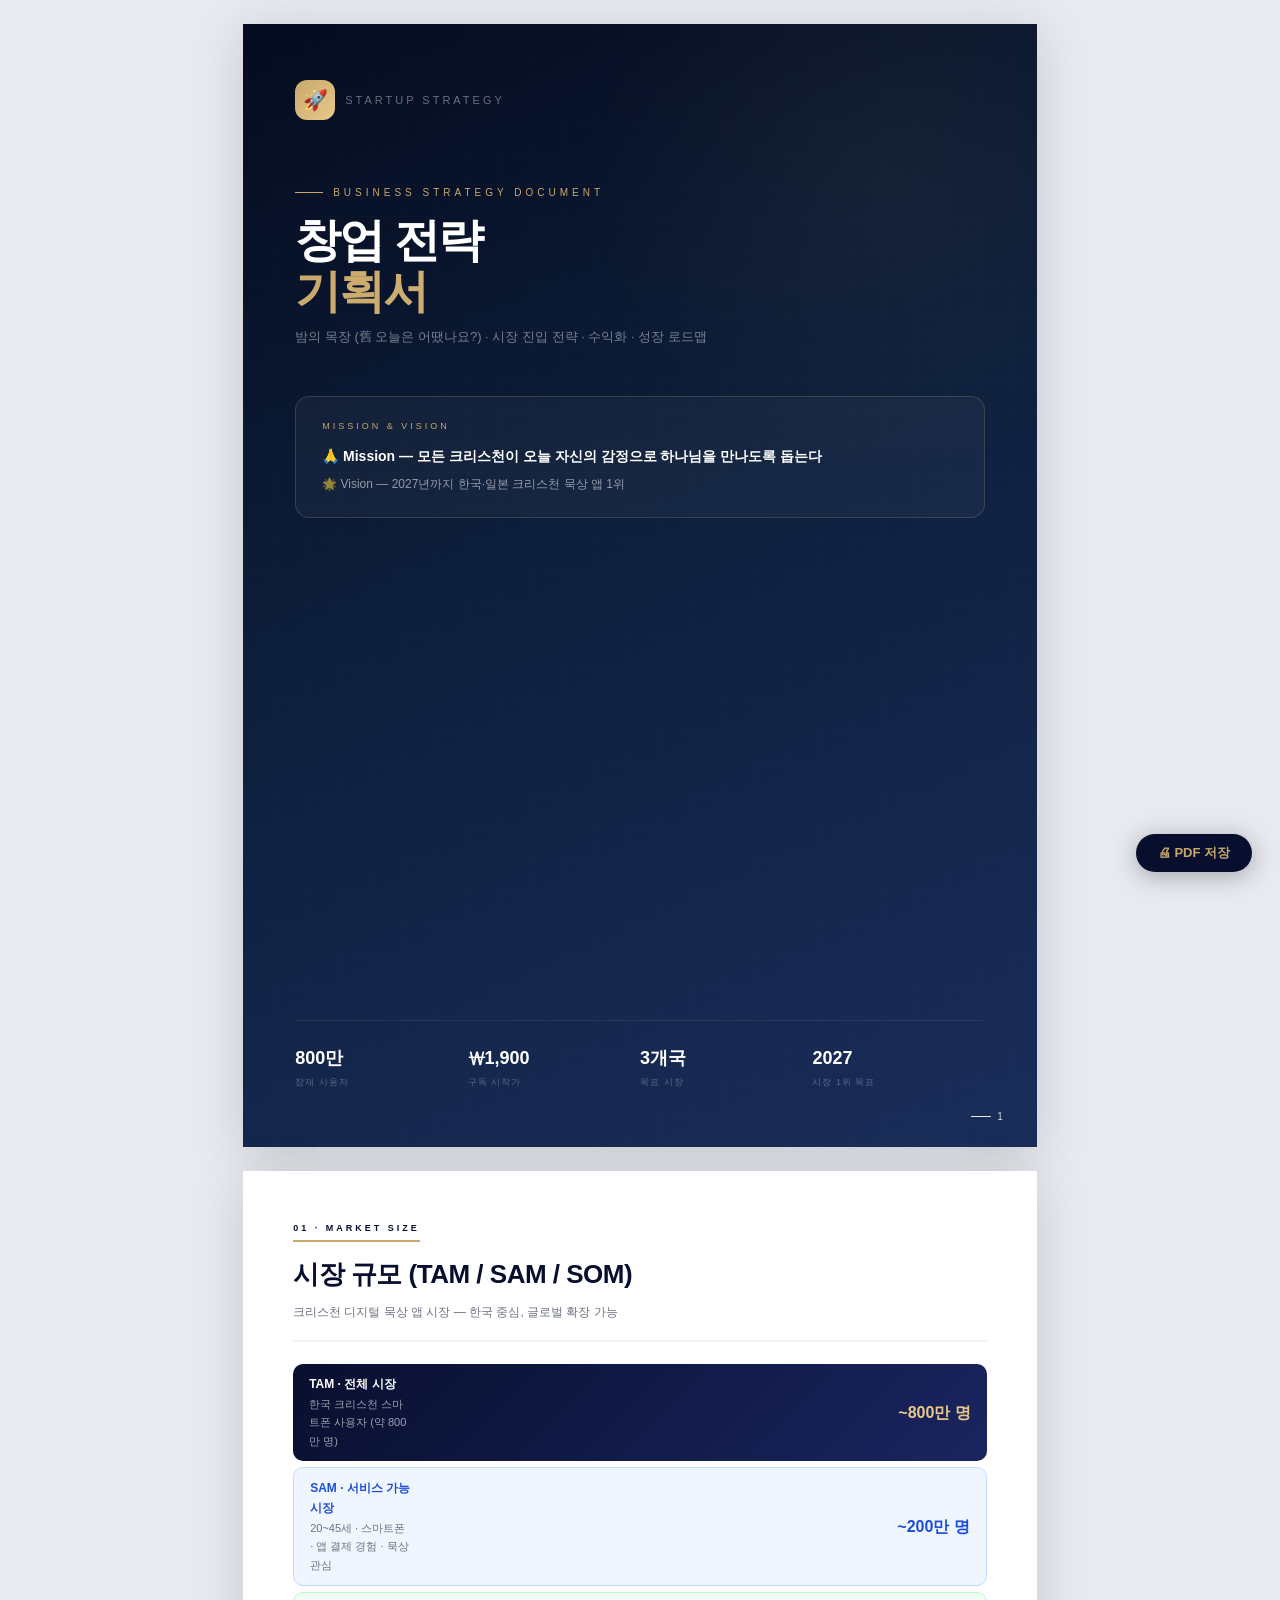
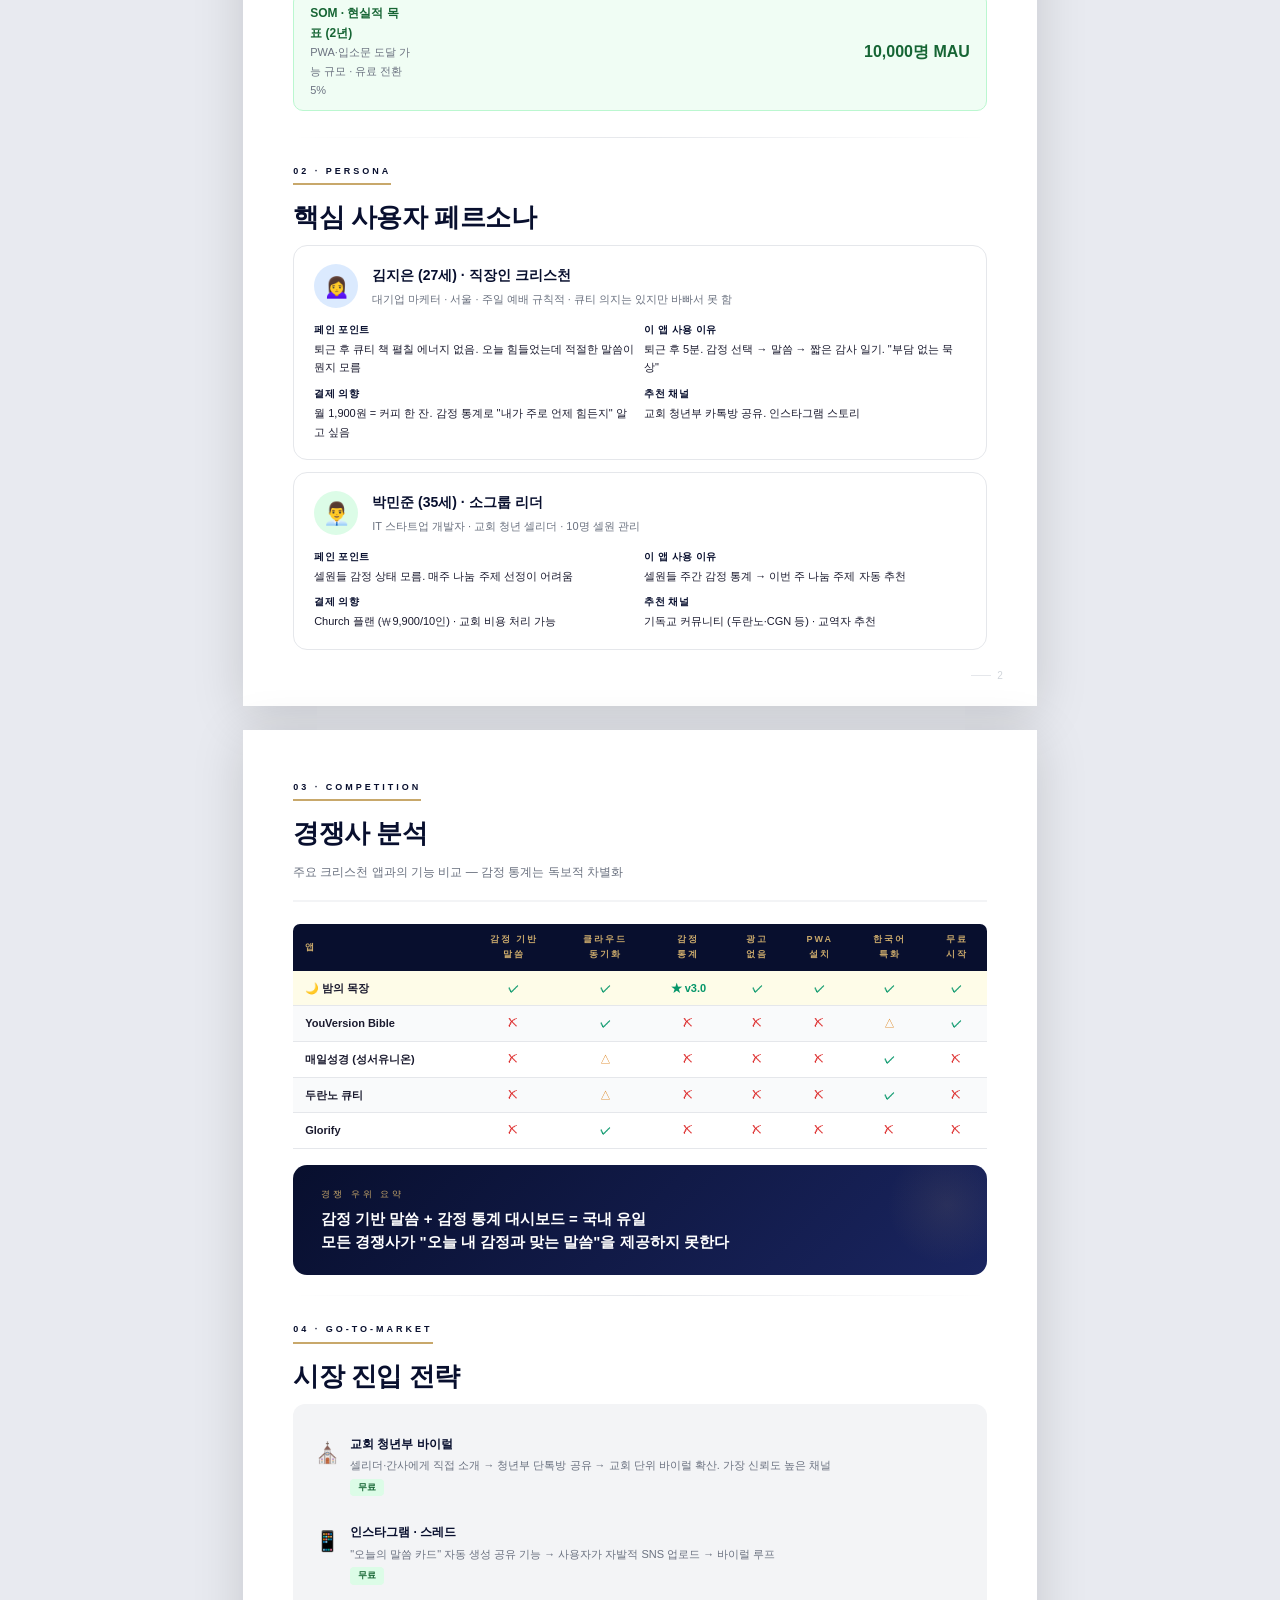
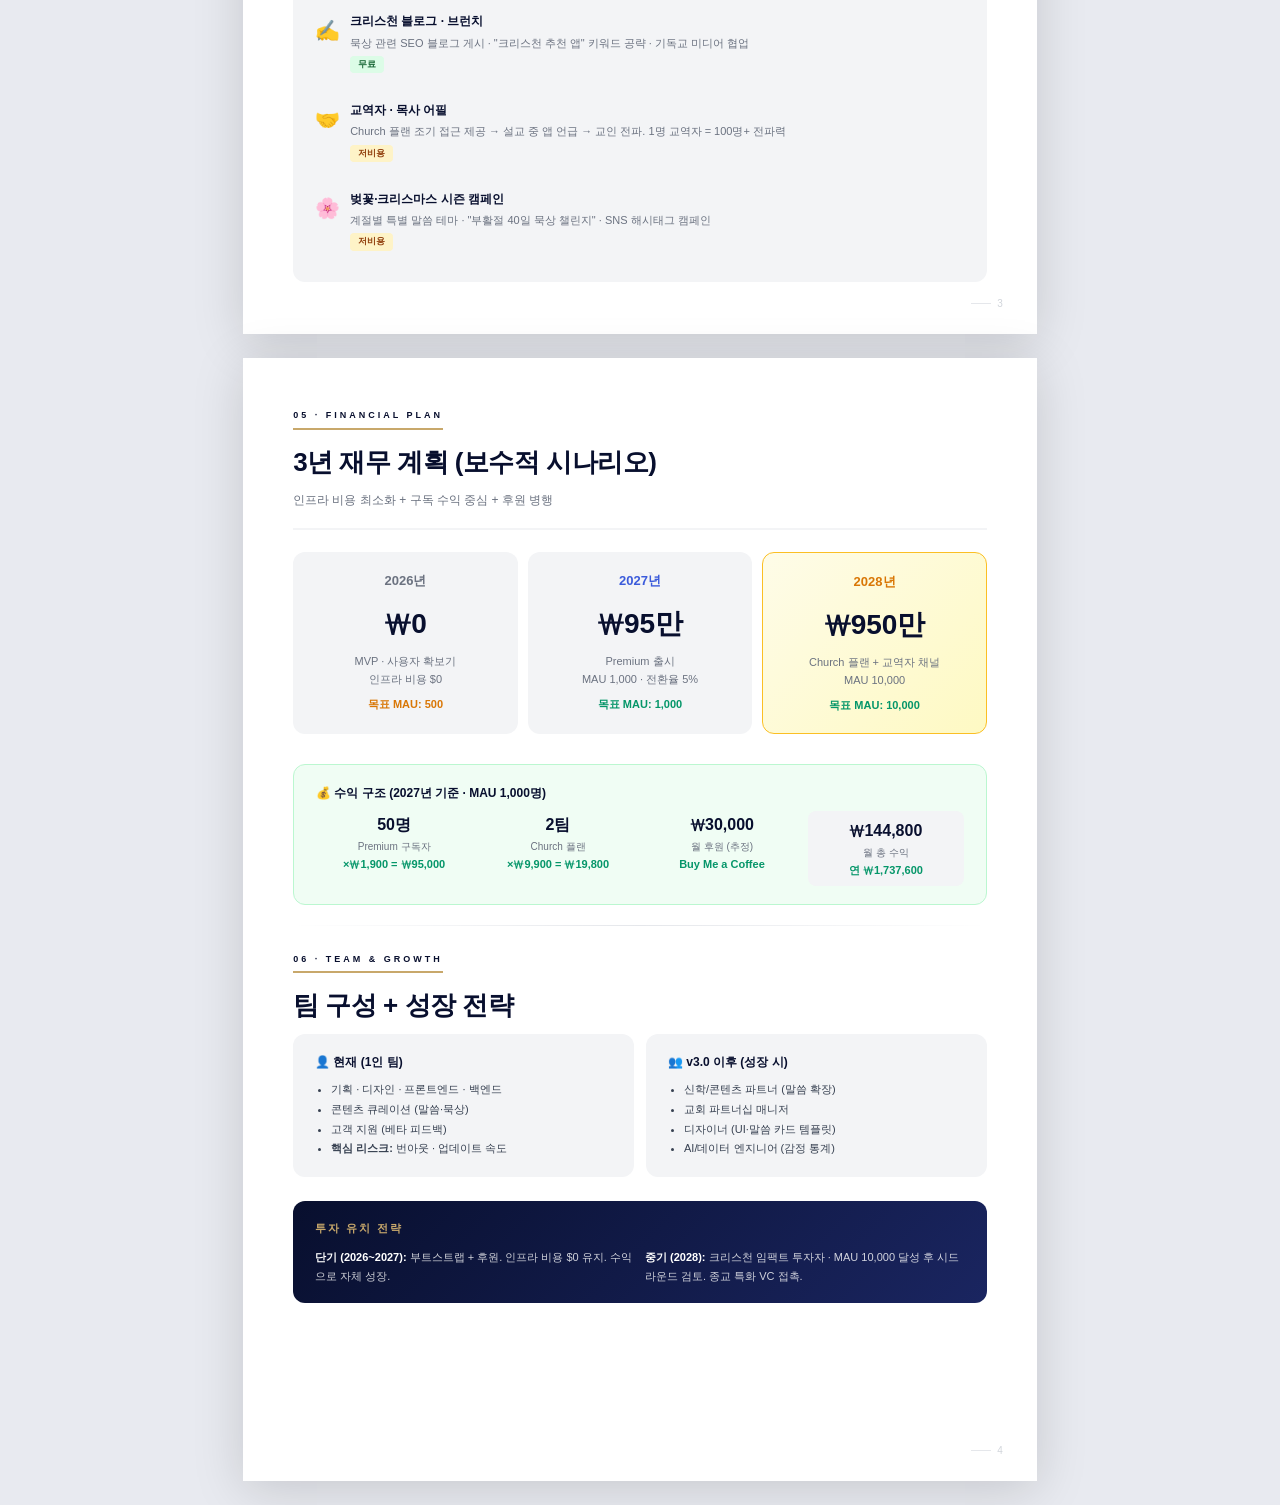
<file: docs/창업전략기획서.html>
<!DOCTYPE html>
<html lang="ko">
<head>
<meta charset="UTF-8">
<meta name="viewport" content="width=device-width, initial-scale=1.0">
<title>밤의 목장 — 창업 전략 기획서</title>
<style>
:root{--navy:#080f2e;--navy2:#0e1842;--navy3:#1a2560;--gold:#c8a86b;--gold2:#e8c98a;--gray:#6b7280;--light:#f3f4f6;--green:#059669;--red:#dc2626;--amber:#d97706;--blue:#3b5bdb;--violet:#7c3aed;--teal:#0891b2;}
*{margin:0;padding:0;box-sizing:border-box;}
body{font-family:'Apple SD Gothic Neo','Noto Sans KR','Malgun Gothic',sans-serif;background:#e8eaf0;color:#1a1a2e;line-height:1.7;font-size:14px;}
.print-btn{position:fixed;bottom:28px;right:28px;background:var(--navy);color:var(--gold);border:none;padding:10px 22px;border-radius:50px;font-size:13px;font-weight:700;cursor:pointer;box-shadow:0 4px 24px rgba(0,0,0,.3);z-index:999;}
.page{width:210mm;min-height:297mm;margin:24px auto;background:#fff;box-shadow:0 8px 48px rgba(0,0,0,.15);page-break-after:always;position:relative;overflow:hidden;}
.page:last-of-type{page-break-after:auto;}

/* 표지 */
.cover{min-height:297mm;background:linear-gradient(155deg,#050b1e 0%,#0d1f3c 45%,#1a2d5a 100%);display:flex;flex-direction:column;justify-content:space-between;padding:56px 52px;position:relative;overflow:hidden;}
.cov-grid{position:absolute;inset:0;opacity:.03;background-image:linear-gradient(rgba(255,255,255,.3) 1px,transparent 1px),linear-gradient(90deg,rgba(255,255,255,.3) 1px,transparent 1px);background-size:32px 32px;}
.cov-glow{position:absolute;width:600px;height:600px;border-radius:50%;background:radial-gradient(circle,rgba(200,168,107,.06),transparent 70%);top:-150px;right:-150px;}
.c-rel{position:relative;}
.cov-eyebrow{color:var(--gold);font-size:10px;letter-spacing:4px;text-transform:uppercase;margin-bottom:14px;display:flex;align-items:center;gap:10px;}
.cov-eyebrow::before{content:'';display:block;width:28px;height:1px;background:var(--gold);}
.cov-h1{font-size:46px;font-weight:900;color:#fff;letter-spacing:-2px;line-height:1.1;margin-bottom:10px;}
.cov-h1 span{display:block;background:linear-gradient(90deg,var(--gold),var(--gold2));-webkit-background-clip:text;-webkit-text-fill-color:transparent;background-clip:text;}
.cov-tagline{font-size:13px;color:rgba(255,255,255,.45);margin-bottom:48px;}
.vision-box{background:rgba(255,255,255,.04);border:1px solid rgba(200,168,107,.2);border-radius:14px;padding:22px 26px;margin-bottom:40px;}
.vb-lbl{font-size:9px;color:var(--gold);letter-spacing:3px;text-transform:uppercase;margin-bottom:10px;}
.vb-mission{font-size:14px;font-weight:700;color:#fff;margin-bottom:6px;}
.vb-vision{font-size:12px;color:rgba(255,255,255,.55);}
.cov-bottom{border-top:1px solid rgba(255,255,255,.08);padding-top:22px;display:grid;grid-template-columns:repeat(4,1fr);}
.cb-n{font-size:18px;font-weight:900;color:#fff;}
.cb-l{font-size:9px;color:rgba(255,255,255,.3);letter-spacing:1px;text-transform:uppercase;margin-top:2px;}

/* 내부 */
.inner{padding:44px 50px;}
.sl{display:inline-flex;align-items:center;gap:6px;color:var(--navy);font-size:9px;font-weight:700;letter-spacing:3px;text-transform:uppercase;margin-bottom:10px;padding-bottom:4px;border-bottom:2px solid var(--gold);}
.st{font-size:26px;font-weight:900;color:var(--navy);letter-spacing:-0.5px;margin-bottom:6px;}
.sd{font-size:12px;color:var(--gray);margin-bottom:22px;padding-bottom:18px;border-bottom:2px solid var(--light);}
.div{height:1px;background:linear-gradient(90deg,transparent,#e5e7eb,transparent);margin:20px 0;}
.g2{display:grid;grid-template-columns:1fr 1fr;gap:12px;margin-bottom:12px;}
.g3{display:grid;grid-template-columns:1fr 1fr 1fr;gap:10px;margin-bottom:12px;}
.card{background:var(--light);border-radius:12px;padding:18px 22px;margin-bottom:12px;}
.ct{font-size:12px;font-weight:700;color:var(--navy);margin-bottom:8px;}
.card p,.card li{font-size:11px;color:#374151;line-height:1.8;}
.card ul{padding-left:16px;}
.hl{background:linear-gradient(135deg,var(--navy),var(--navy3));border-radius:14px;padding:22px 28px;color:#fff;margin-bottom:16px;position:relative;overflow:hidden;}
.hl::after{content:'';position:absolute;right:-20px;top:-20px;width:120px;height:120px;border-radius:50%;background:radial-gradient(circle,rgba(200,168,107,.1),transparent 70%);}
.hl-lbl{font-size:9px;color:var(--gold);letter-spacing:3px;text-transform:uppercase;margin-bottom:6px;}
.hl-txt{font-size:15px;font-weight:800;line-height:1.5;}
.pn{position:absolute;bottom:22px;right:34px;font-size:10px;color:#d1d5db;display:flex;align-items:center;gap:6px;}
.pn::before{content:'';display:block;width:20px;height:1px;background:#e5e7eb;}

/* TAM/SAM/SOM */
.tam-grid{display:flex;flex-direction:column;gap:0;margin-bottom:16px;}
.tam-item{display:grid;grid-template-columns:100px 1fr 120px;gap:12px;align-items:center;padding:10px 16px;border-radius:10px;margin-bottom:6px;}
.tam-total{background:linear-gradient(135deg,var(--navy),var(--navy3));}.tam-total .tam-lbl,.tam-total .tam-num{color:#fff;}
.tam-sam{background:#eff6ff;border:1px solid #bfdbfe;}
.tam-som{background:#f0fdf4;border:1px solid #bbf7d0;}
.tam-lbl{font-size:12px;font-weight:700;}
.tam-desc{font-size:11px;color:var(--gray);}
.tam-num{font-size:16px;font-weight:900;text-align:right;}
.tam-total .tam-desc{color:rgba(255,255,255,.6);}

/* 페르소나 */
.persona{background:#fff;border:1.5px solid #e5e7eb;border-radius:14px;padding:18px 20px;margin-bottom:12px;}
.persona-header{display:flex;align-items:center;gap:14px;margin-bottom:12px;}
.persona-avatar{width:44px;height:44px;border-radius:50%;display:flex;align-items:center;justify-content:center;font-size:22px;flex-shrink:0;}
.pa-blue{background:#dbeafe;}
.pa-pink{background:#fce7f3;}
.pa-green{background:#dcfce7;}
.persona-name{font-size:14px;font-weight:800;color:var(--navy);margin-bottom:2px;}
.persona-meta{font-size:11px;color:var(--gray);}
.persona-body{display:grid;grid-template-columns:1fr 1fr;gap:8px;}
.pb-item{font-size:11px;}
.pb-item strong{color:var(--navy);display:block;font-size:10px;margin-bottom:2px;letter-spacing:0.5px;}

/* 경쟁사 테이블 */
.comp-tbl{width:100%;border-collapse:collapse;font-size:11px;margin-bottom:16px;}
.comp-tbl th{background:var(--navy);color:var(--gold);padding:8px 12px;text-align:center;font-size:9px;letter-spacing:2px;text-transform:uppercase;}
.comp-tbl th:first-child{border-radius:7px 0 0 0;text-align:left;}
.comp-tbl th:last-child{border-radius:0 7px 0 0;}
.comp-tbl td{padding:8px 12px;border-bottom:1px solid #e5e7eb;text-align:center;}
.comp-tbl td:first-child{text-align:left;font-weight:600;}
.comp-tbl tr:nth-child(even) td{background:#f9fafb;}
.comp-tbl tr.us td{background:#fefce8;font-weight:700;}
.comp-ok{color:var(--green);font-weight:700;}
.comp-no{color:var(--red);}
.comp-par{color:var(--amber);}

/* 마케팅 채널 */
.mkt-channel{display:flex;gap:10px;align-items:flex-start;padding:12px 0;border-bottom:1px solid #f3f4f6;}
.mkt-channel:last-child{border-bottom:none;}
.mkt-icon{font-size:20px;flex-shrink:0;margin-top:2px;}
.mkt-body{}
.mkt-name{font-size:12px;font-weight:700;color:var(--navy);margin-bottom:3px;}
.mkt-desc{font-size:11px;color:var(--gray);line-height:1.5;}
.mkt-tag{display:inline-block;padding:1px 8px;border-radius:4px;font-size:9px;font-weight:700;margin-top:4px;}
.mt-free{background:#dcfce7;color:#166534;}
.mt-low{background:#fef3c7;color:#92400e;}
.mt-paid{background:#fee2e2;color:#991b1b;}

/* 재무 차트 */
.fin-bars{display:flex;gap:0;align-items:flex-end;height:120px;margin-bottom:10px;}
.fin-bar-wrap{flex:1;display:flex;flex-direction:column;align-items:center;gap:6px;}
.fin-bar{width:32px;border-radius:6px 6px 0 0;position:relative;min-height:4px;}
.fin-y1{background:linear-gradient(180deg,#e5e7eb,#d1d5db);height:8px;}
.fin-y2{background:linear-gradient(180deg,#93c5fd,#3b82f6);height:40px;}
.fin-y3{background:linear-gradient(180deg,var(--gold2),var(--gold));height:100px;}
.fin-lbl{font-size:10px;color:var(--gray);}
.fin-val{font-size:11px;font-weight:700;color:var(--navy);}
.fin-axis{border-top:2px solid #e5e7eb;margin-bottom:6px;}

@media print{
  body{background:#fff;}
  .print-btn{display:none;}
  .page{margin:0;box-shadow:none;width:100%;}
  .cover{min-height:100vh;}
  @page{size:A4;margin:0;}
}
</style>
</head>
<body>
<button class="print-btn" onclick="window.print()">🖨 PDF 저장</button>

<!-- 표지 -->
<div class="page">
<div class="cover">
  <div class="cov-grid"></div><div class="cov-glow"></div>
  <div class="c-rel">
    <div style="display:flex;align-items:center;gap:10px;margin-bottom:64px;">
      <div style="width:40px;height:40px;background:linear-gradient(135deg,var(--gold),var(--gold2));border-radius:12px;display:flex;align-items:center;justify-content:center;font-size:20px;">🚀</div>
      <span style="color:rgba(255,255,255,.4);font-size:11px;letter-spacing:3px;text-transform:uppercase;">Startup Strategy</span>
    </div>
    <div class="cov-eyebrow">Business Strategy Document</div>
    <div class="cov-h1">창업 전략<br><span>기획서</span></div>
    <div class="cov-tagline">밤의 목장 (舊 오늘은 어땠나요?) · 시장 진입 전략 · 수익화 · 성장 로드맵</div>
    <div class="vision-box">
      <div class="vb-lbl">Mission & Vision</div>
      <div class="vb-mission">🙏 Mission — 모든 크리스천이 오늘 자신의 감정으로 하나님을 만나도록 돕는다</div>
      <div class="vb-vision">🌟 Vision — 2027년까지 한국·일본 크리스천 묵상 앱 1위</div>
    </div>
  </div>
  <div class="c-rel">
    <div class="cov-bottom">
      <div><div class="cb-n">800만</div><div class="cb-l">잠재 사용자</div></div>
      <div><div class="cb-n">₩1,900</div><div class="cb-l">구독 시작가</div></div>
      <div><div class="cb-n">3개국</div><div class="cb-l">목표 시장</div></div>
      <div><div class="cb-n">2027</div><div class="cb-l">시장 1위 목표</div></div>
    </div>
  </div>
</div>
<div class="pn">1</div>
</div>

<!-- 시장 규모 + 페르소나 -->
<div class="page">
<div class="inner">
  <div class="sl">01 · Market Size</div>
  <div class="st">시장 규모 (TAM / SAM / SOM)</div>
  <div class="sd">크리스천 디지털 묵상 앱 시장 — 한국 중심, 글로벌 확장 가능</div>

  <div class="tam-grid">
    <div class="tam-item tam-total">
      <div><div class="tam-lbl">TAM · 전체 시장</div><div class="tam-desc">한국 크리스천 스마트폰 사용자 (약 800만 명)</div></div>
      <div></div>
      <div class="tam-num" style="color:var(--gold2);">~800만 명</div>
    </div>
    <div class="tam-item tam-sam">
      <div><div class="tam-lbl" style="color:#1d4ed8;">SAM · 서비스 가능 시장</div><div class="tam-desc">20~45세 · 스마트폰 · 앱 결제 경험 · 묵상 관심</div></div>
      <div></div>
      <div class="tam-num" style="color:#1d4ed8;">~200만 명</div>
    </div>
    <div class="tam-item tam-som">
      <div><div class="tam-lbl" style="color:#166534;">SOM · 현실적 목표 (2년)</div><div class="tam-desc">PWA·입소문 도달 가능 규모 · 유료 전환 5%</div></div>
      <div></div>
      <div class="tam-num" style="color:#166534;">10,000명 MAU</div>
    </div>
  </div>

  <div class="div"></div>
  <div class="sl">02 · Persona</div>
  <div class="st">핵심 사용자 페르소나</div>

  <div class="persona">
    <div class="persona-header">
      <div class="persona-avatar pa-blue">🙍‍♀️</div>
      <div>
        <div class="persona-name">김지은 (27세) · 직장인 크리스천</div>
        <div class="persona-meta">대기업 마케터 · 서울 · 주일 예배 규칙적 · 큐티 의지는 있지만 바빠서 못 함</div>
      </div>
    </div>
    <div class="persona-body">
      <div class="pb-item"><strong>페인 포인트</strong>퇴근 후 큐티 책 펼칠 에너지 없음. 오늘 힘들었는데 적절한 말씀이 뭔지 모름</div>
      <div class="pb-item"><strong>이 앱 사용 이유</strong>퇴근 후 5분. 감정 선택 → 말씀 → 짧은 감사 일기. "부담 없는 묵상"</div>
      <div class="pb-item"><strong>결제 의향</strong>월 1,900원 = 커피 한 잔. 감정 통계로 "내가 주로 언제 힘든지" 알고 싶음</div>
      <div class="pb-item"><strong>추천 채널</strong>교회 청년부 카톡방 공유. 인스타그램 스토리</div>
    </div>
  </div>

  <div class="persona">
    <div class="persona-header">
      <div class="persona-avatar pa-green">👨‍💼</div>
      <div>
        <div class="persona-name">박민준 (35세) · 소그룹 리더</div>
        <div class="persona-meta">IT 스타트업 개발자 · 교회 청년 셀리더 · 10명 셀원 관리</div>
      </div>
    </div>
    <div class="persona-body">
      <div class="pb-item"><strong>페인 포인트</strong>셀원들 감정 상태 모름. 매주 나눔 주제 선정이 어려움</div>
      <div class="pb-item"><strong>이 앱 사용 이유</strong>셀원들 주간 감정 통계 → 이번 주 나눔 주제 자동 추천</div>
      <div class="pb-item"><strong>결제 의향</strong>Church 플랜 (₩9,900/10인) · 교회 비용 처리 가능</div>
      <div class="pb-item"><strong>추천 채널</strong>기독교 커뮤니티 (두란노·CGN 등) · 교역자 추천</div>
    </div>
  </div>
</div>
<div class="pn">2</div>
</div>

<!-- 경쟁사 분석 + GTM -->
<div class="page">
<div class="inner">
  <div class="sl">03 · Competition</div>
  <div class="st">경쟁사 분석</div>
  <div class="sd">주요 크리스천 앱과의 기능 비교 — 감정 통계는 독보적 차별화</div>

  <table class="comp-tbl">
    <thead><tr>
      <th>앱</th><th>감정 기반<br>말씀</th><th>클라우드<br>동기화</th><th>감정<br>통계</th><th>광고<br>없음</th><th>PWA<br>설치</th><th>한국어<br>특화</th><th>무료<br>시작</th>
    </tr></thead>
    <tbody>
      <tr class="us"><td>🌙 밤의 목장</td><td class="comp-ok">✓</td><td class="comp-ok">✓</td><td class="comp-ok">★ v3.0</td><td class="comp-ok">✓</td><td class="comp-ok">✓</td><td class="comp-ok">✓</td><td class="comp-ok">✓</td></tr>
      <tr><td>YouVersion Bible</td><td class="comp-no">✗</td><td class="comp-ok">✓</td><td class="comp-no">✗</td><td class="comp-no">✗</td><td class="comp-no">✗</td><td class="comp-par">△</td><td class="comp-ok">✓</td></tr>
      <tr><td>매일성경 (성서유니온)</td><td class="comp-no">✗</td><td class="comp-par">△</td><td class="comp-no">✗</td><td class="comp-no">✗</td><td class="comp-no">✗</td><td class="comp-ok">✓</td><td class="comp-no">✗</td></tr>
      <tr><td>두란노 큐티</td><td class="comp-no">✗</td><td class="comp-par">△</td><td class="comp-no">✗</td><td class="comp-no">✗</td><td class="comp-no">✗</td><td class="comp-ok">✓</td><td class="comp-no">✗</td></tr>
      <tr><td>Glorify</td><td class="comp-no">✗</td><td class="comp-ok">✓</td><td class="comp-no">✗</td><td class="comp-no">✗</td><td class="comp-no">✗</td><td class="comp-no">✗</td><td class="comp-no">✗</td></tr>
    </tbody>
  </table>

  <div class="hl">
    <div class="hl-lbl">경쟁 우위 요약</div>
    <div class="hl-txt">감정 기반 말씀 + 감정 통계 대시보드 = 국내 유일<br>모든 경쟁사가 "오늘 내 감정과 맞는 말씀"을 제공하지 못한다</div>
  </div>

  <div class="div"></div>
  <div class="sl">04 · Go-to-Market</div>
  <div class="st">시장 진입 전략</div>

  <div class="card" style="margin-bottom:8px;">
    <div class="mkt-channel">
      <div class="mkt-icon">⛪</div>
      <div class="mkt-body"><div class="mkt-name">교회 청년부 바이럴</div><div class="mkt-desc">셀리더·간사에게 직접 소개 → 청년부 단톡방 공유 → 교회 단위 바이럴 확산. 가장 신뢰도 높은 채널</div><span class="mkt-tag mt-free">무료</span></div>
    </div>
    <div class="mkt-channel">
      <div class="mkt-icon">📱</div>
      <div class="mkt-body"><div class="mkt-name">인스타그램 · 스레드</div><div class="mkt-desc">"오늘의 말씀 카드" 자동 생성 공유 기능 → 사용자가 자발적 SNS 업로드 → 바이럴 루프</div><span class="mkt-tag mt-free">무료</span></div>
    </div>
    <div class="mkt-channel">
      <div class="mkt-icon">✍️</div>
      <div class="mkt-body"><div class="mkt-name">크리스천 블로그 · 브런치</div><div class="mkt-desc">묵상 관련 SEO 블로그 게시 · "크리스천 추천 앱" 키워드 공략 · 기독교 미디어 협업</div><span class="mkt-tag mt-free">무료</span></div>
    </div>
    <div class="mkt-channel">
      <div class="mkt-icon">🤝</div>
      <div class="mkt-body"><div class="mkt-name">교역자 · 목사 어필</div><div class="mkt-desc">Church 플랜 조기 접근 제공 → 설교 중 앱 언급 → 교인 전파. 1명 교역자 = 100명+ 전파력</div><span class="mkt-tag mt-low">저비용</span></div>
    </div>
    <div class="mkt-channel">
      <div class="mkt-icon">🌸</div>
      <div class="mkt-body"><div class="mkt-name">벚꽃·크리스마스 시즌 캠페인</div><div class="mkt-desc">계절별 특별 말씀 테마 · "부활절 40일 묵상 챌린지" · SNS 해시태그 캠페인</div><span class="mkt-tag mt-low">저비용</span></div>
    </div>
  </div>
</div>
<div class="pn">3</div>
</div>

<!-- 재무 계획 + 팀 + 투자 -->
<div class="page">
<div class="inner">
  <div class="sl">05 · Financial Plan</div>
  <div class="st">3년 재무 계획 (보수적 시나리오)</div>
  <div class="sd">인프라 비용 최소화 + 구독 수익 중심 + 후원 병행</div>

  <div class="g3" style="margin-bottom:18px;">
    <div class="card" style="text-align:center;">
      <div style="font-size:13px;font-weight:700;color:var(--gray);margin-bottom:8px;">2026년</div>
      <div style="font-size:28px;font-weight:900;color:var(--navy);">₩0</div>
      <div style="font-size:11px;color:var(--gray);margin-top:4px;">MVP · 사용자 확보기<br>인프라 비용 $0</div>
      <div style="font-size:11px;color:var(--amber);margin-top:6px;font-weight:600;">목표 MAU: 500</div>
    </div>
    <div class="card" style="text-align:center;">
      <div style="font-size:13px;font-weight:700;color:var(--blue);margin-bottom:8px;">2027년</div>
      <div style="font-size:28px;font-weight:900;color:var(--navy);">₩95만</div>
      <div style="font-size:11px;color:var(--gray);margin-top:4px;">Premium 출시<br>MAU 1,000 · 전환율 5%</div>
      <div style="font-size:11px;color:var(--green);margin-top:6px;font-weight:600;">목표 MAU: 1,000</div>
    </div>
    <div class="card" style="text-align:center;background:linear-gradient(135deg,#fefce8,#fef9c3);border:1.5px solid #fbbf24;">
      <div style="font-size:13px;font-weight:700;color:var(--amber);margin-bottom:8px;">2028년</div>
      <div style="font-size:28px;font-weight:900;color:var(--navy);">₩950만</div>
      <div style="font-size:11px;color:var(--gray);margin-top:4px;">Church 플랜 + 교역자 채널<br>MAU 10,000</div>
      <div style="font-size:11px;color:var(--green);margin-top:6px;font-weight:600;">목표 MAU: 10,000</div>
    </div>
  </div>

  <div class="card" style="background:#f0fdf4;border:1.5px solid #bbf7d0;">
    <div class="ct">💰 수익 구조 (2027년 기준 · MAU 1,000명)</div>
    <div style="display:grid;grid-template-columns:1fr 1fr 1fr 1fr;gap:8px;margin-top:8px;">
      <div style="text-align:center;"><div style="font-size:16px;font-weight:900;color:var(--navy);">50명</div><div style="font-size:10px;color:var(--gray);">Premium 구독자</div><div style="font-size:11px;color:var(--green);font-weight:700;">×₩1,900 = ₩95,000</div></div>
      <div style="text-align:center;"><div style="font-size:16px;font-weight:900;color:var(--navy);">2팀</div><div style="font-size:10px;color:var(--gray);">Church 플랜</div><div style="font-size:11px;color:var(--green);font-weight:700;">×₩9,900 = ₩19,800</div></div>
      <div style="text-align:center;"><div style="font-size:16px;font-weight:900;color:var(--navy);">₩30,000</div><div style="font-size:10px;color:var(--gray);">월 후원 (추정)</div><div style="font-size:11px;color:var(--green);font-weight:700;">Buy Me a Coffee</div></div>
      <div style="text-align:center;background:var(--light);border-radius:8px;padding:6px;"><div style="font-size:16px;font-weight:900;color:var(--navy);">₩144,800</div><div style="font-size:10px;color:var(--gray);">월 총 수익</div><div style="font-size:11px;color:var(--green);font-weight:700;">연 ₩1,737,600</div></div>
    </div>
  </div>

  <div class="div"></div>
  <div class="sl">06 · Team & Growth</div>
  <div class="st">팀 구성 + 성장 전략</div>

  <div class="g2">
    <div class="card">
      <div class="ct">👤 현재 (1인 팀)</div>
      <ul>
        <li>기획 · 디자인 · 프론트엔드 · 백엔드</li>
        <li>콘텐츠 큐레이션 (말씀·묵상)</li>
        <li>고객 지원 (베타 피드백)</li>
        <li><strong>핵심 리스크:</strong> 번아웃 · 업데이트 속도</li>
      </ul>
    </div>
    <div class="card">
      <div class="ct">👥 v3.0 이후 (성장 시)</div>
      <ul>
        <li>신학/콘텐츠 파트너 (말씀 확장)</li>
        <li>교회 파트너십 매니저</li>
        <li>디자이너 (UI·말씀 카드 템플릿)</li>
        <li>AI/데이터 엔지니어 (감정 통계)</li>
      </ul>
    </div>
  </div>

  <div class="card" style="background:linear-gradient(135deg,var(--navy),var(--navy3));color:#fff;">
    <div style="font-size:11px;color:var(--gold);letter-spacing:2px;font-weight:700;margin-bottom:10px;">투자 유치 전략</div>
    <div style="display:grid;grid-template-columns:1fr 1fr;gap:10px;">
      <div style="font-size:11px;color:rgba(255,255,255,.8);"><strong style="color:#fff;">단기 (2026~2027):</strong> 부트스트랩 + 후원. 인프라 비용 $0 유지. 수익으로 자체 성장.</div>
      <div style="font-size:11px;color:rgba(255,255,255,.8);"><strong style="color:#fff;">중기 (2028):</strong> 크리스천 임팩트 투자자 · MAU 10,000 달성 후 시드 라운드 검토. 종교 특화 VC 접촉.</div>
    </div>
  </div>
</div>
<div class="pn">4</div>
</div>

</body>
</html>
</file>
